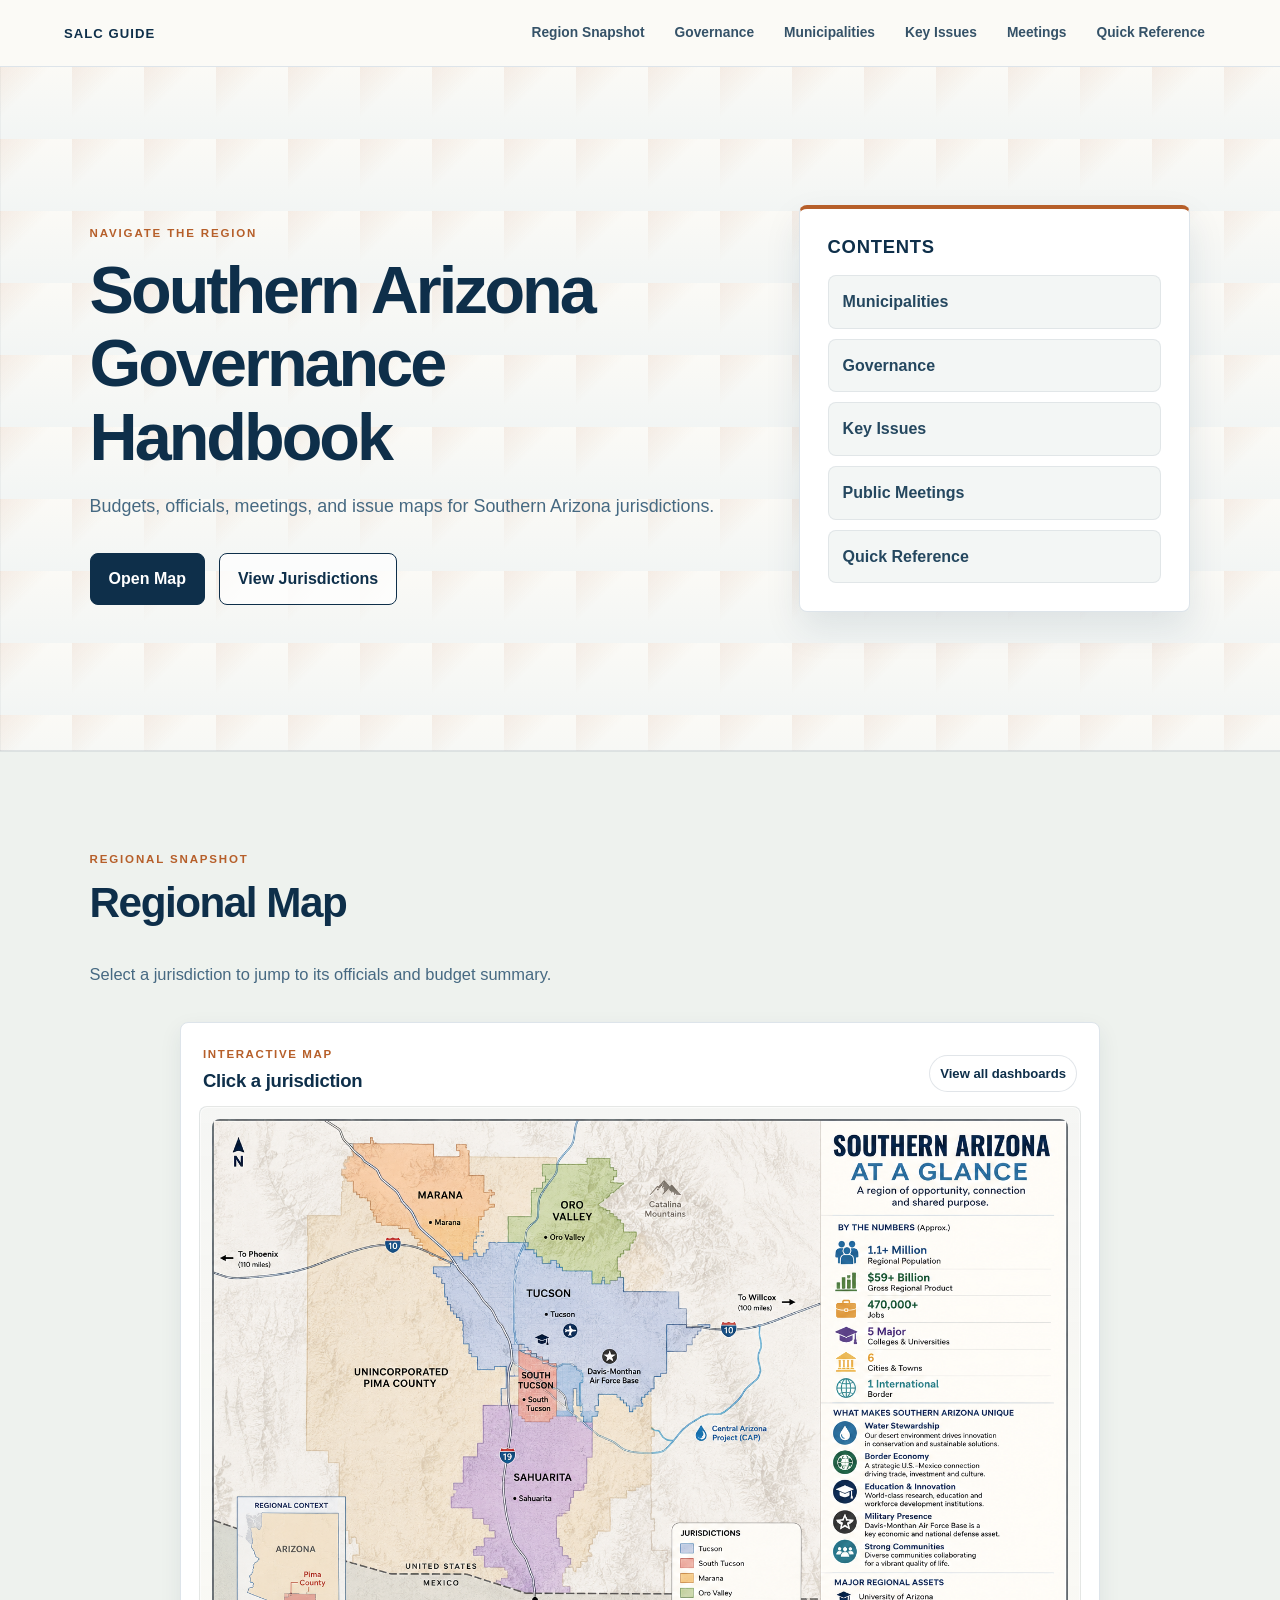
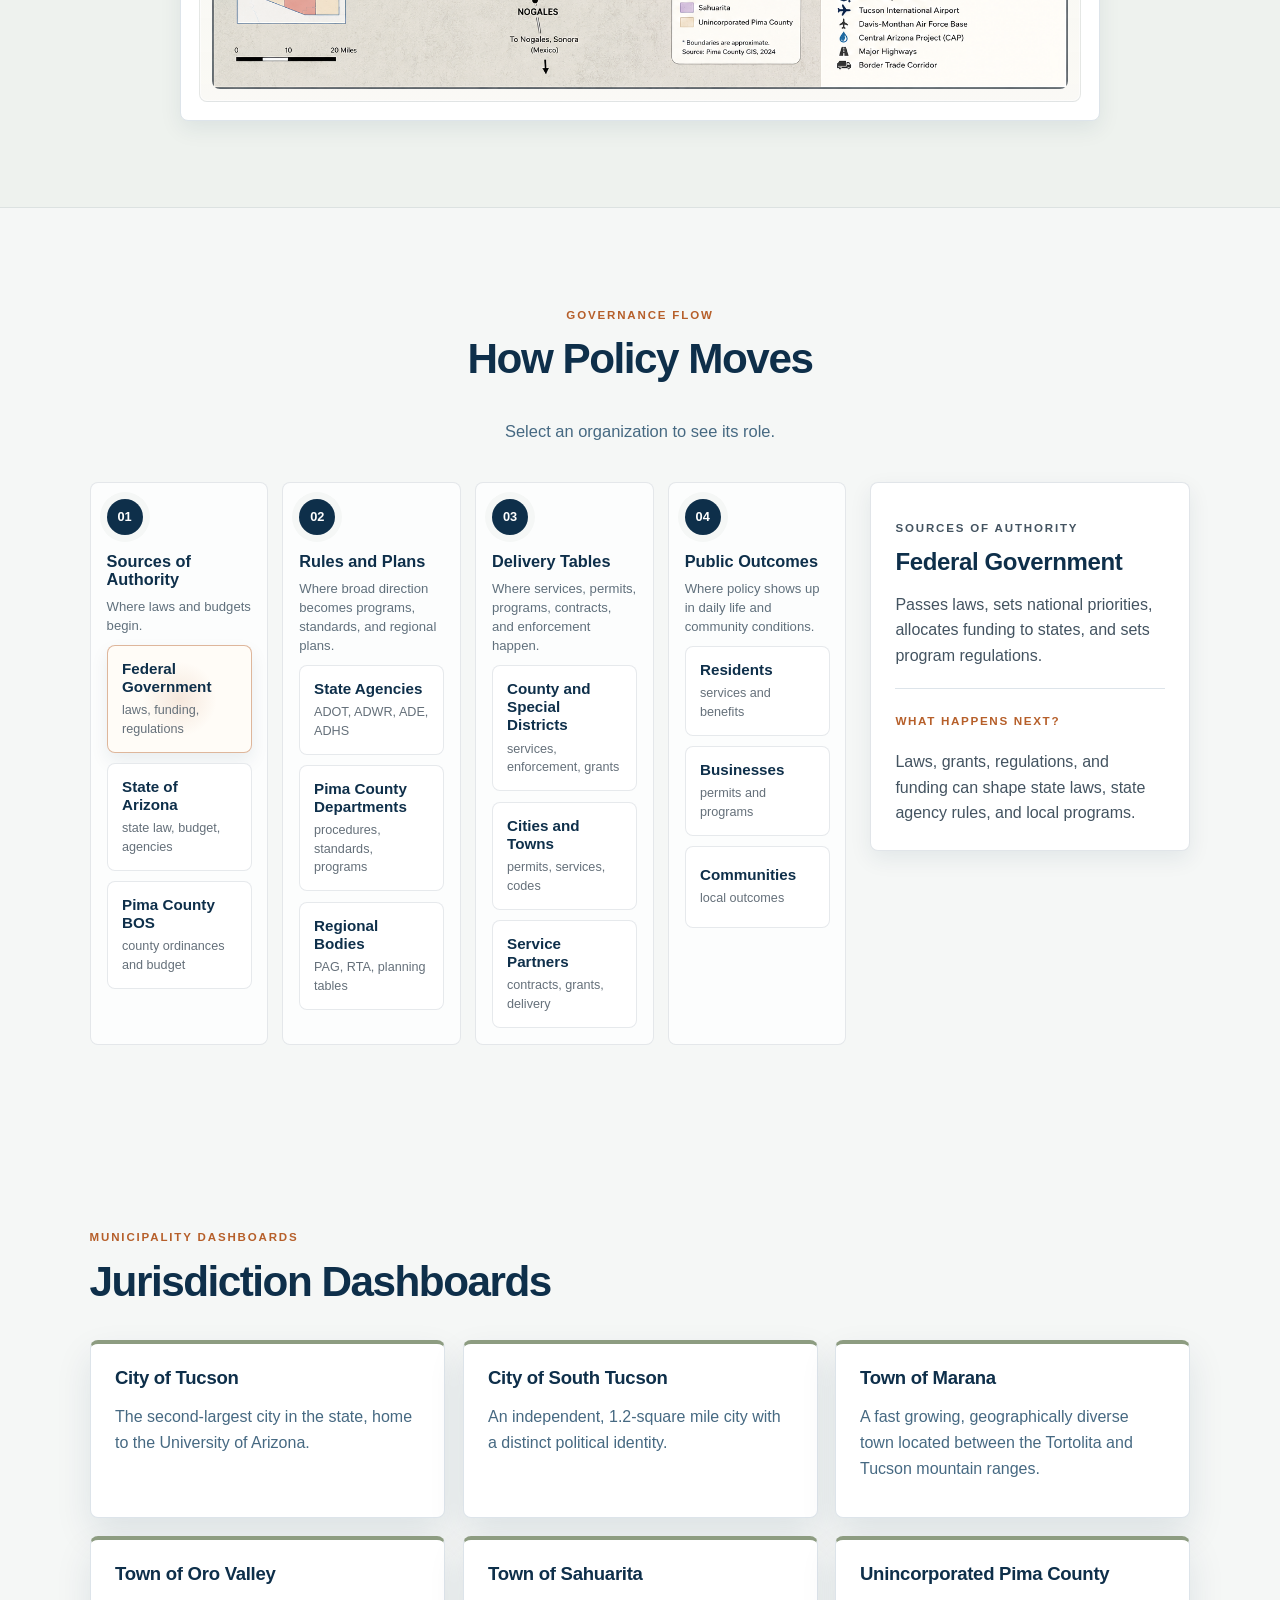
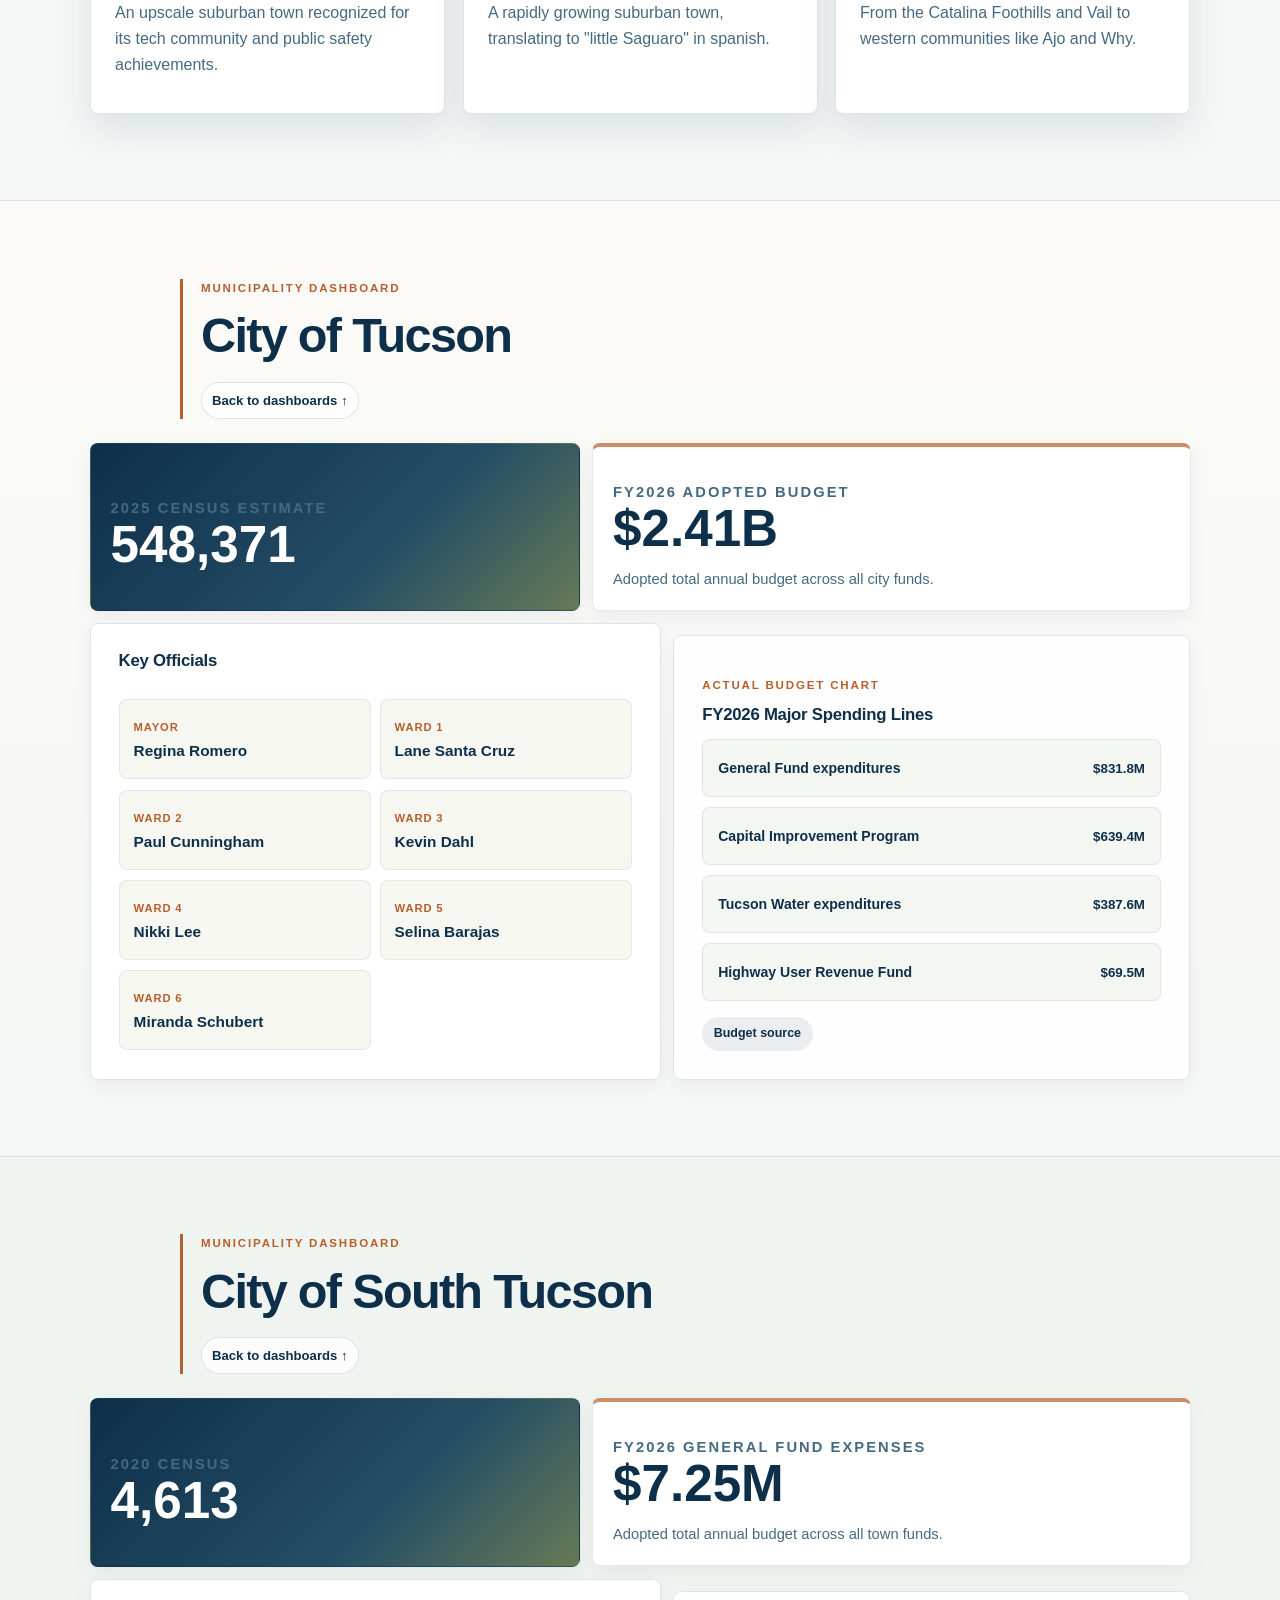
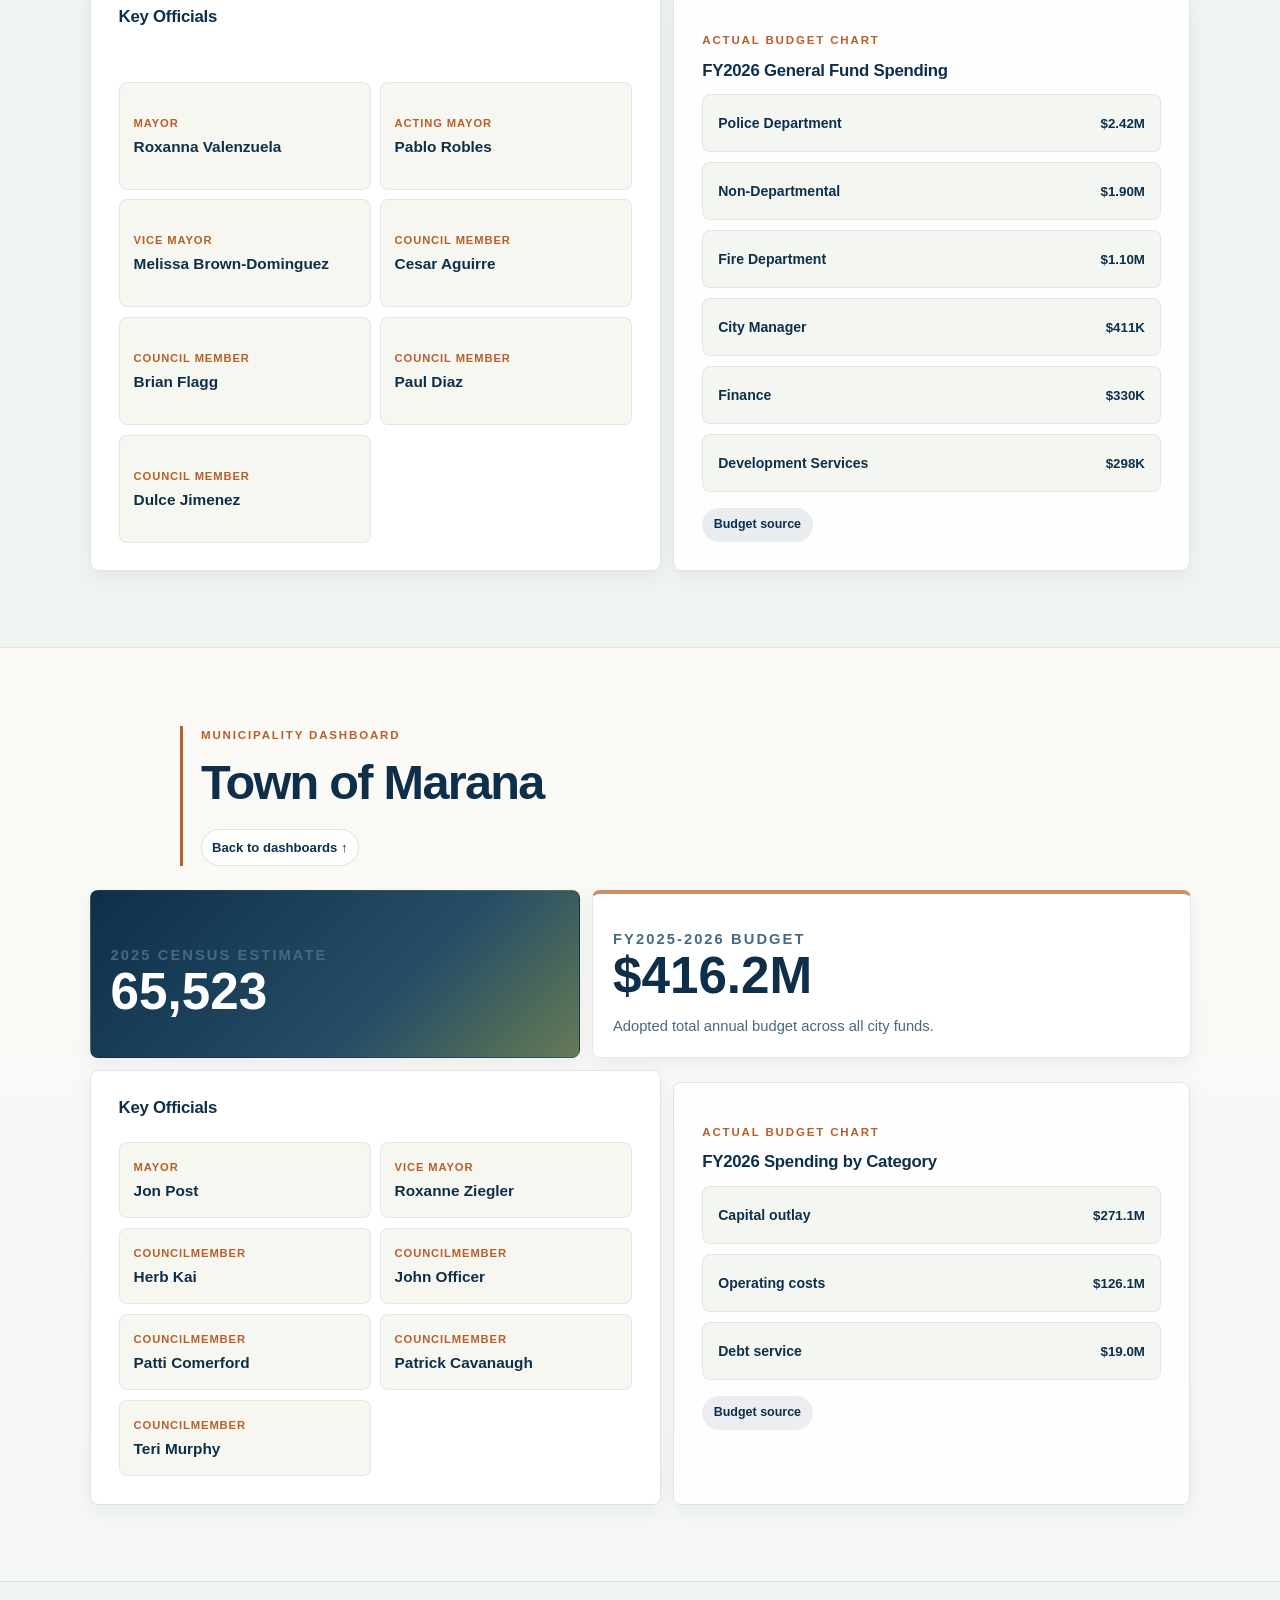
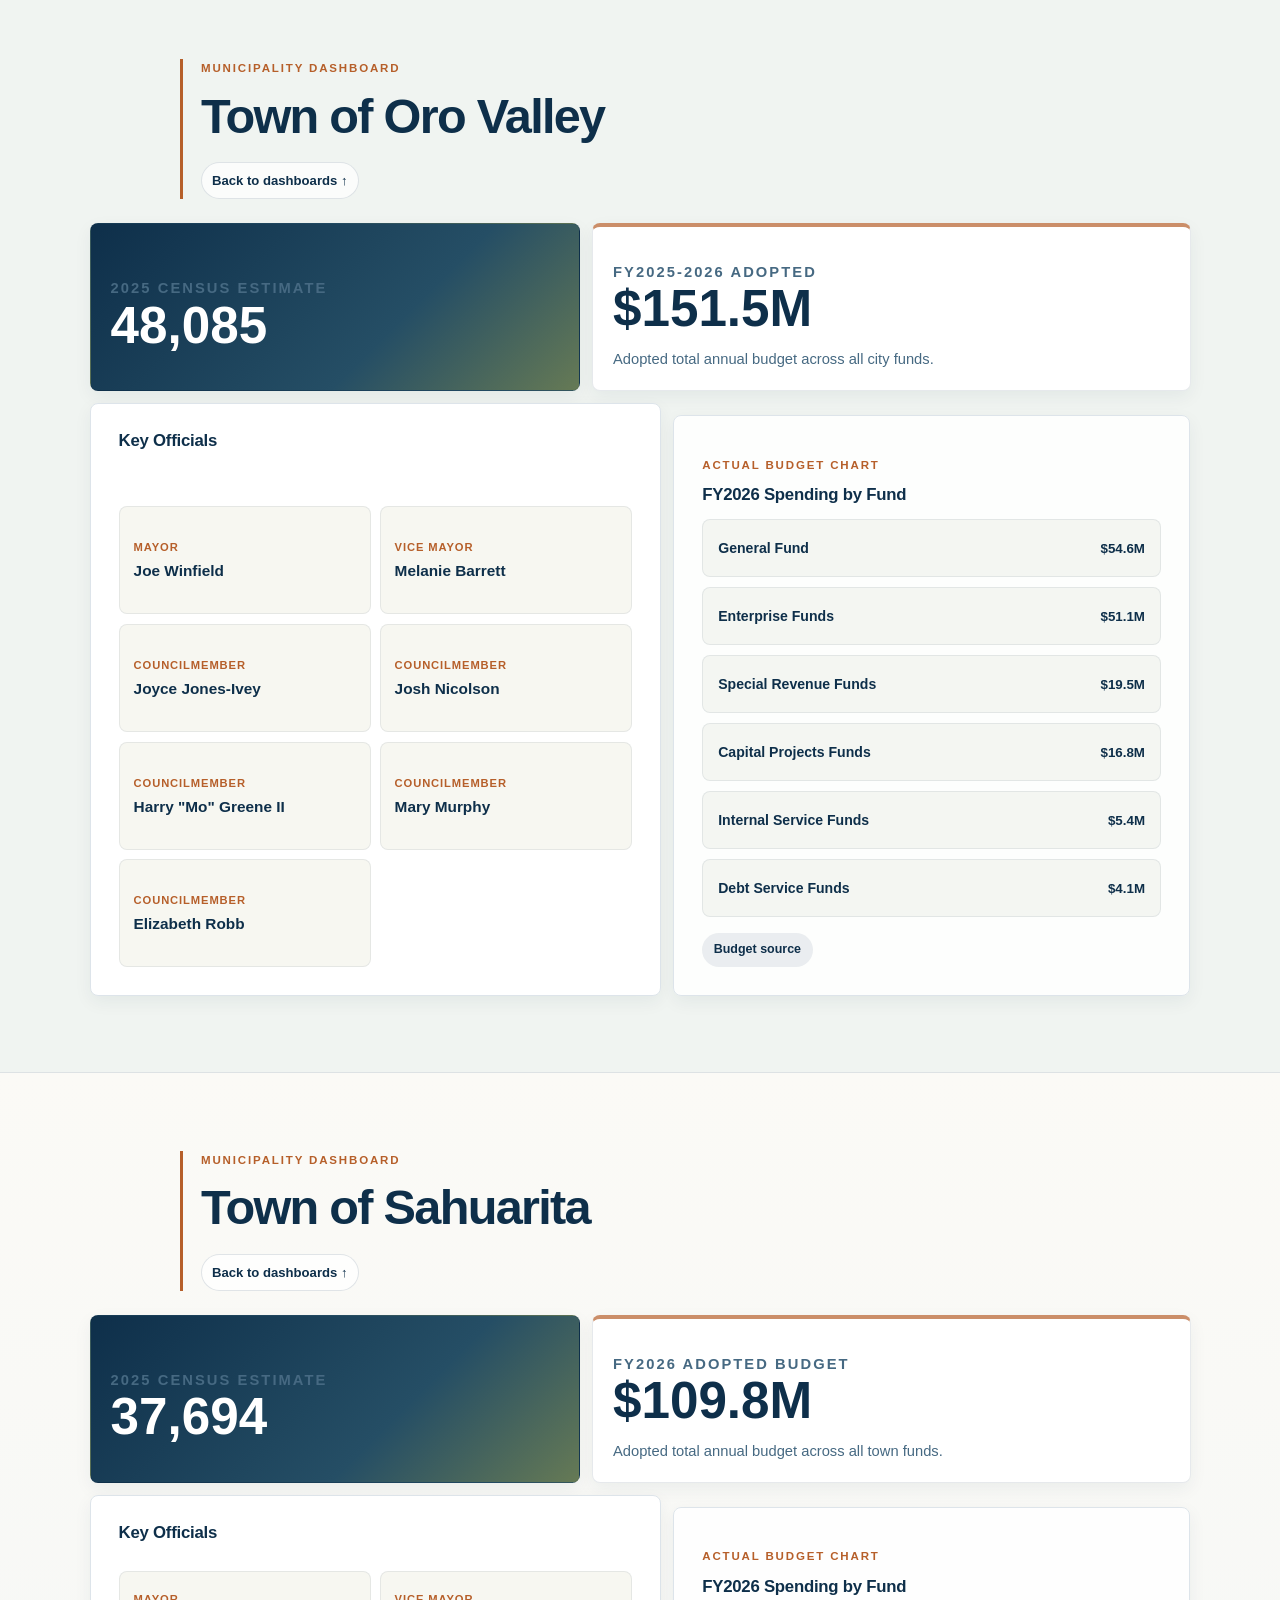
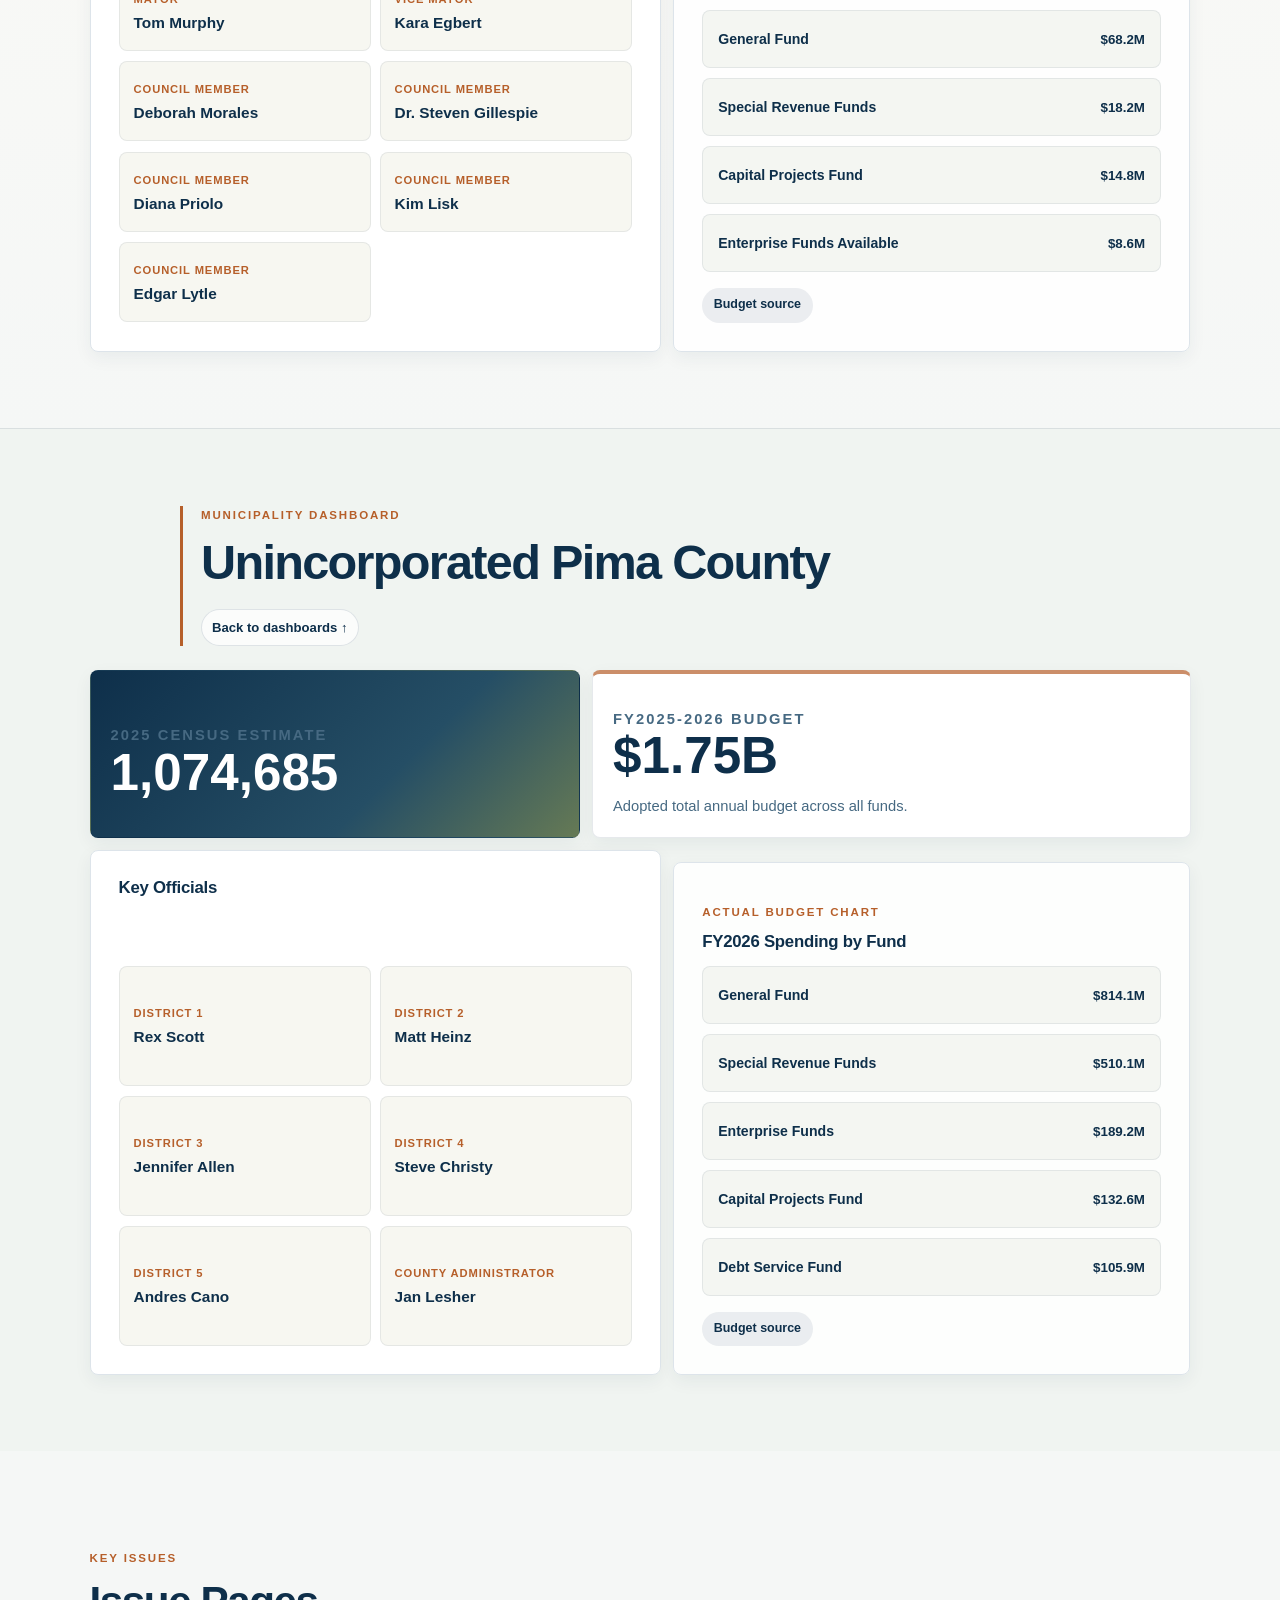
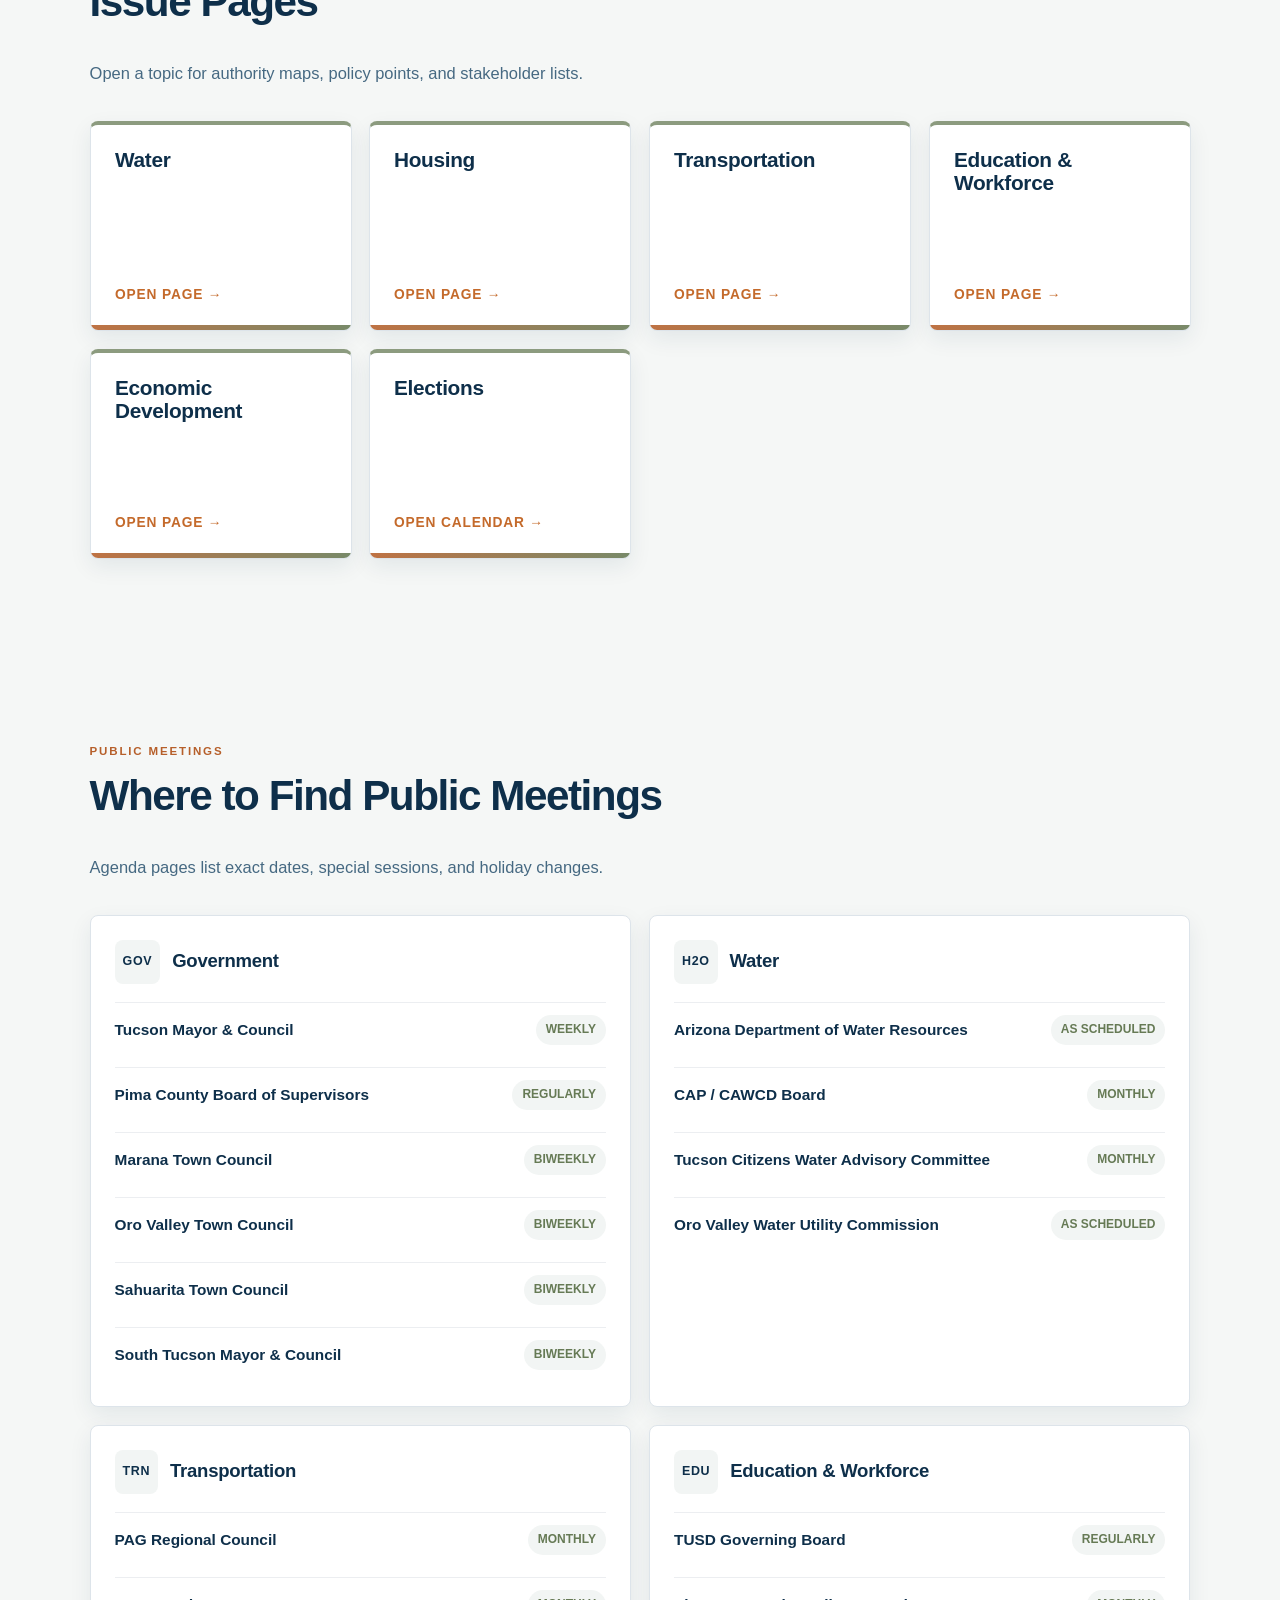
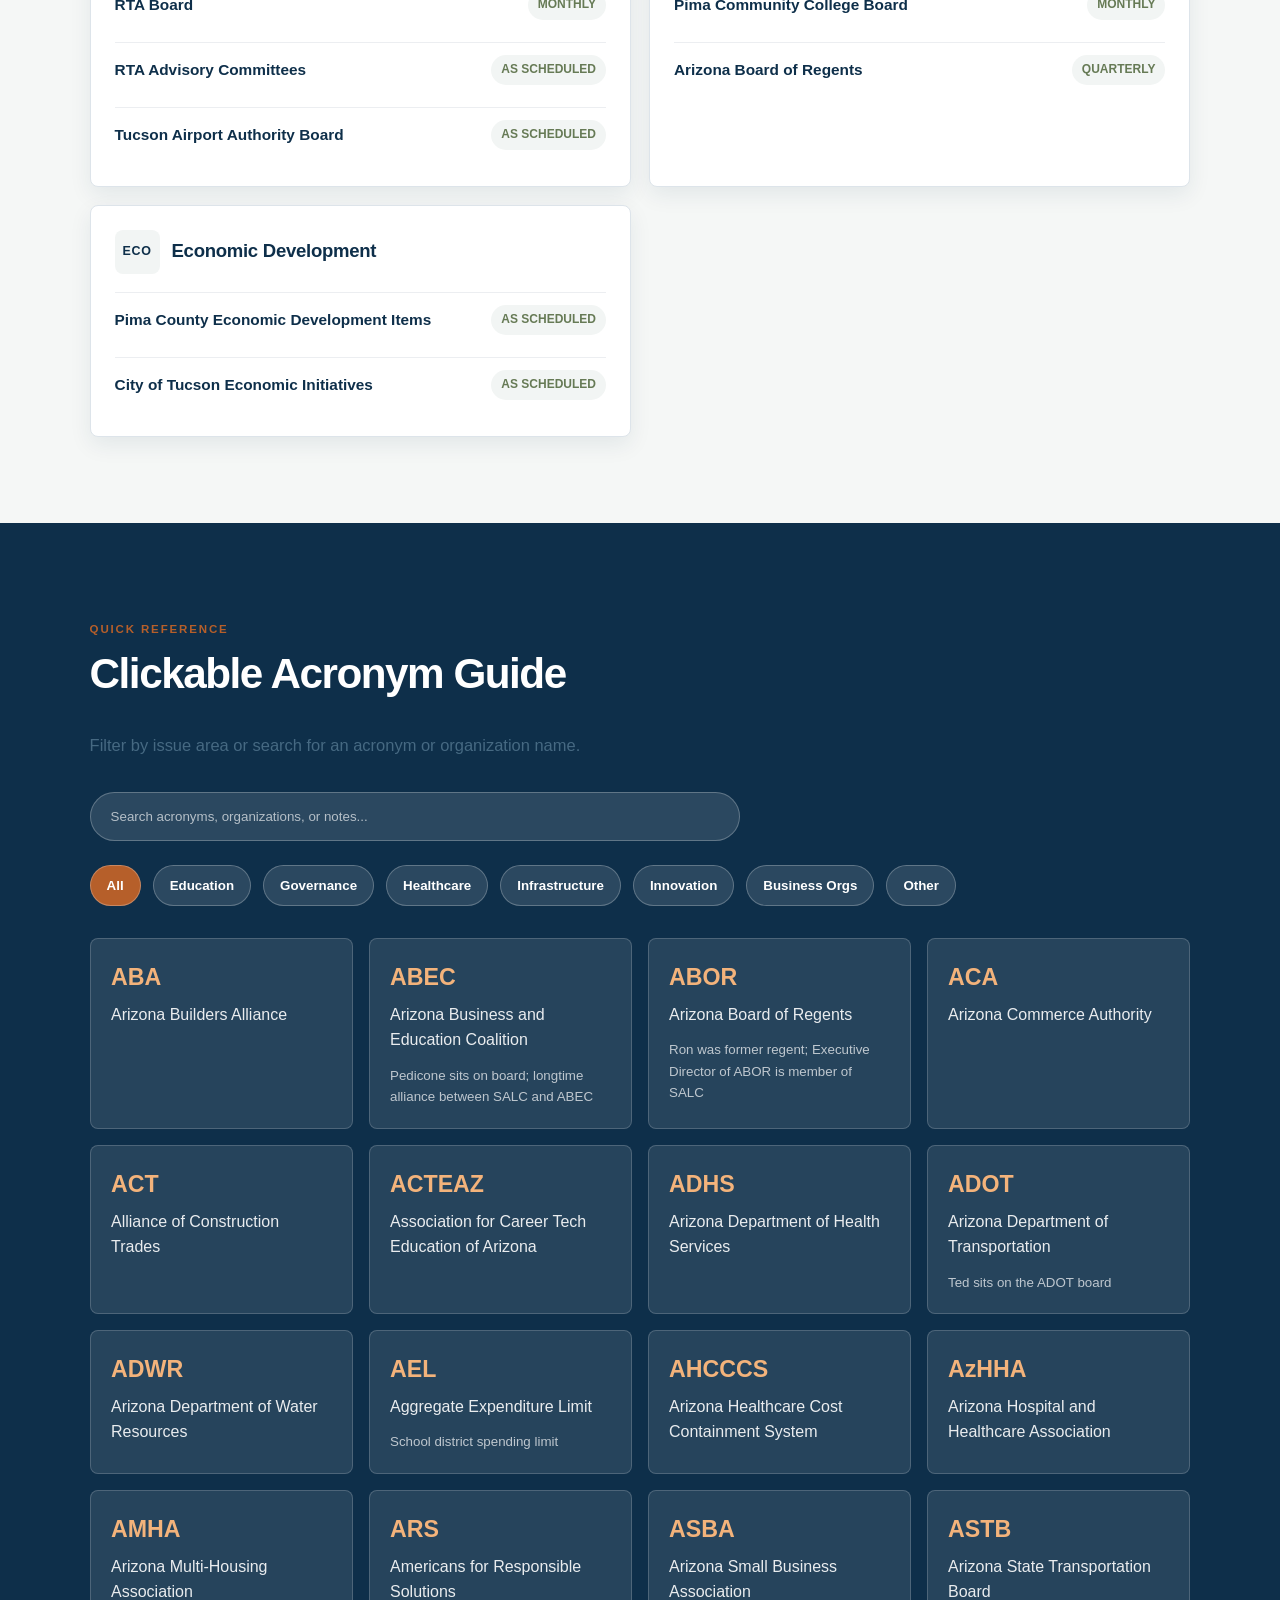
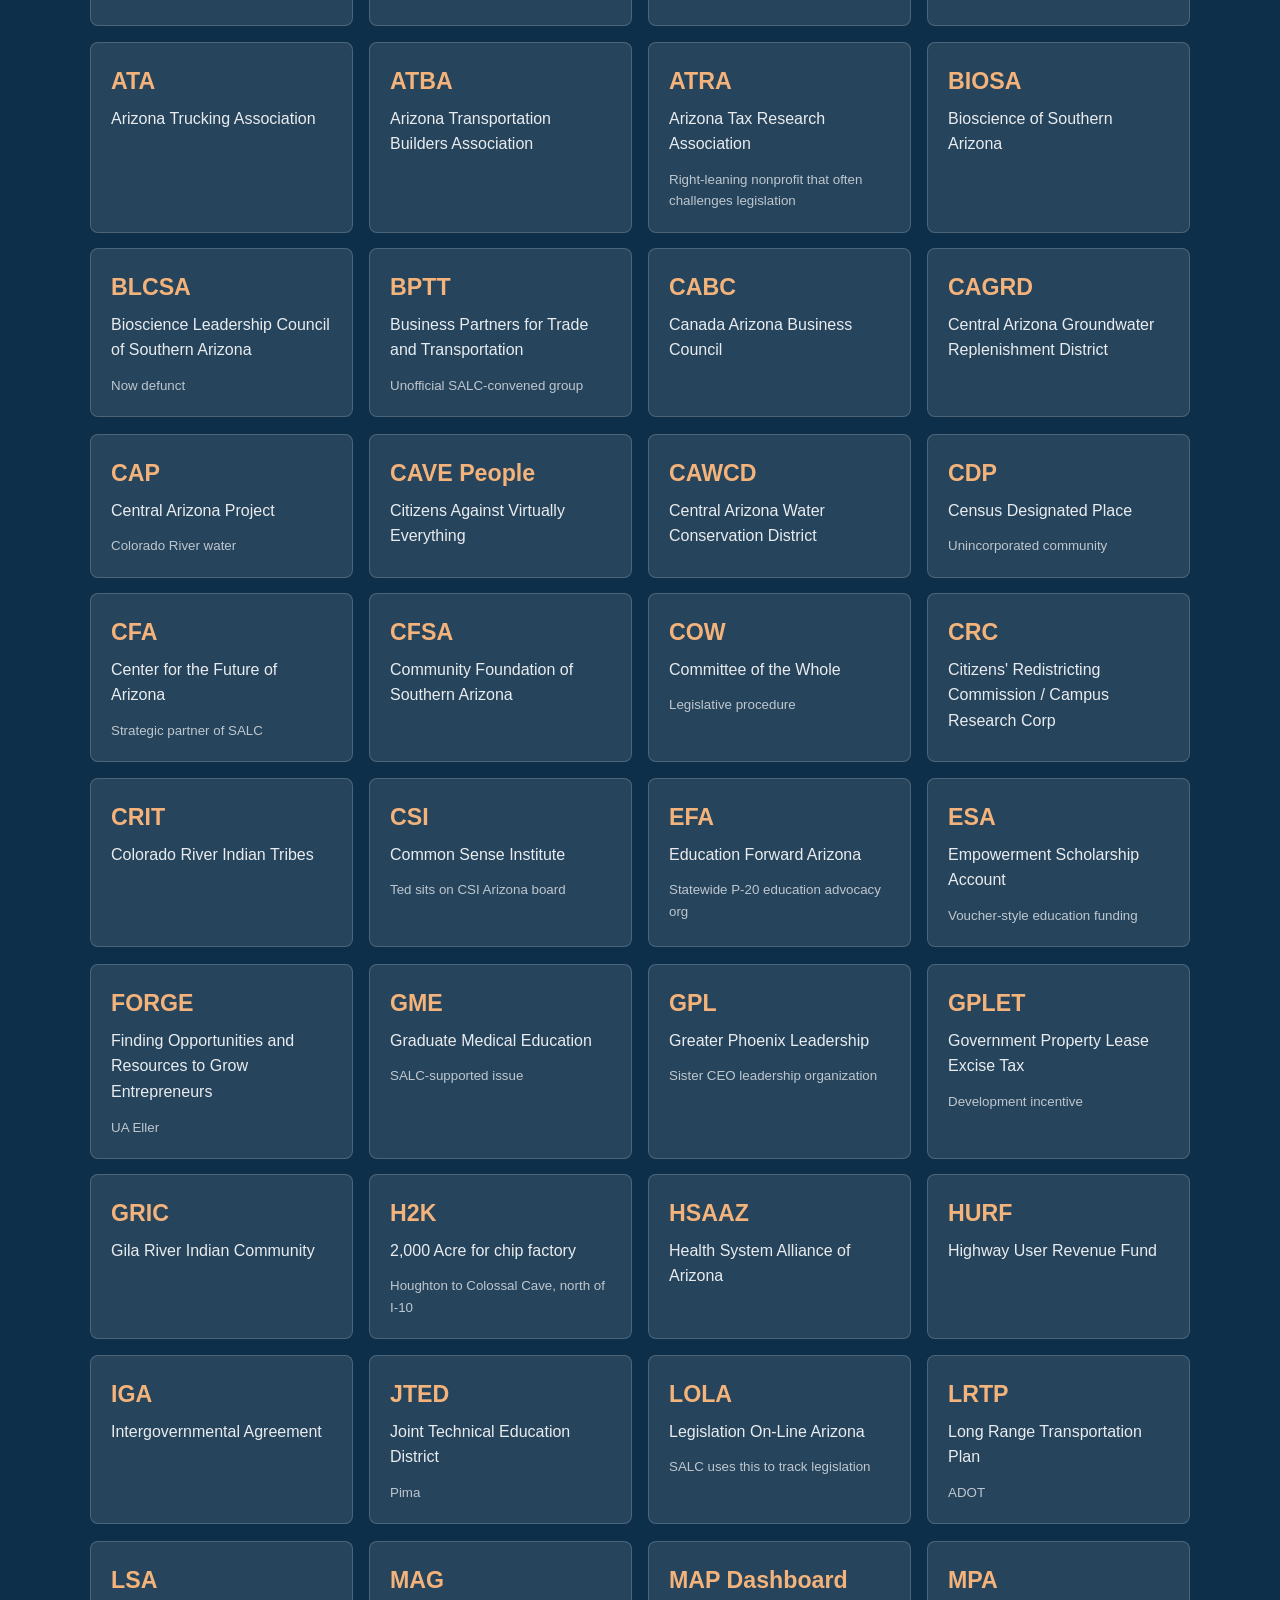
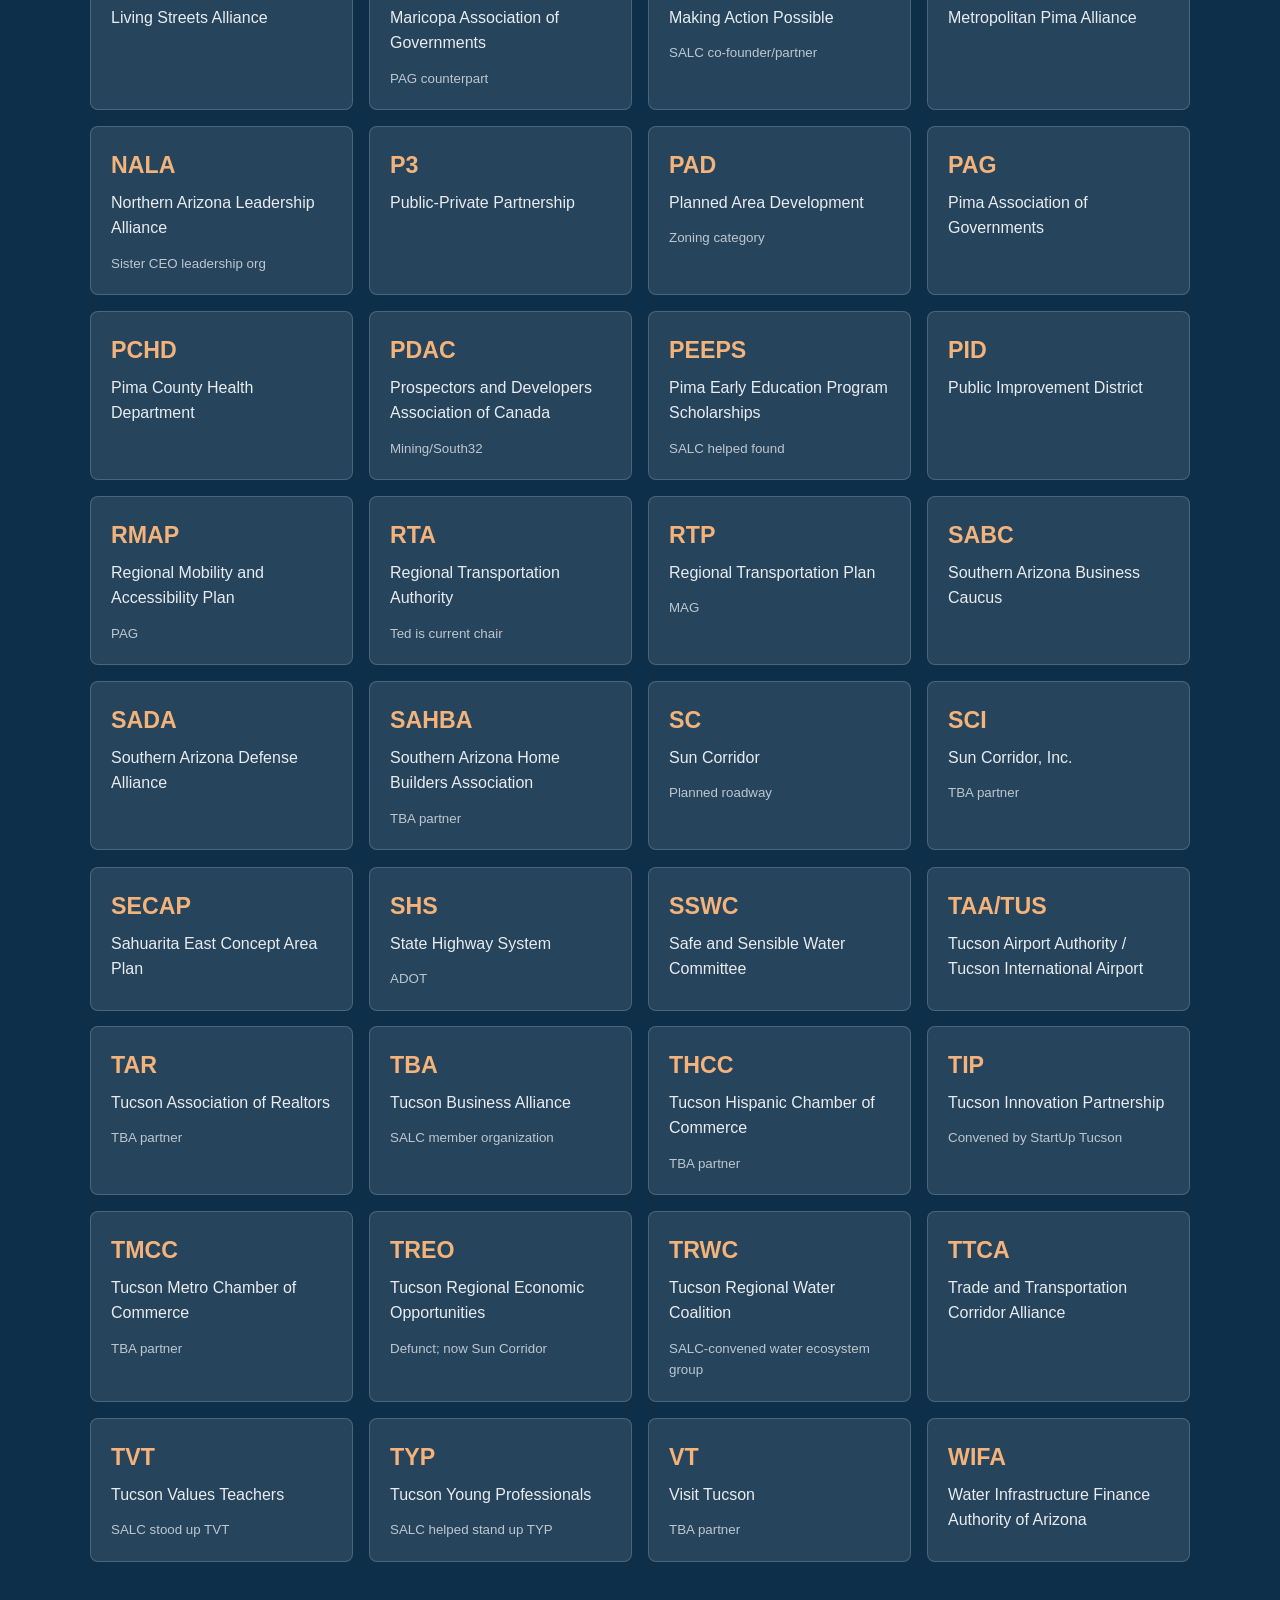
<file: index.html>
<!DOCTYPE html>
<html lang="en">
<head>
  <meta charset="UTF-8" />
  <meta name="viewport" content="width=device-width, initial-scale=1.0" />
  <title>Southern AZ Regional Governance Guide</title>
  <link rel="stylesheet" href="styles.css" />
</head>
<body>
  <header class="site-header">
    <a class="logo" href="#home">SALC Guide</a>
    <button class="menu-toggle" aria-label="Toggle navigation">☰</button>
    <nav class="nav-links">
      <a href="#snapshot">Region Snapshot</a>
      <a href="#governance">Governance</a>
      <a href="#municipalities">Municipalities</a>
      <a href="#key-issues">Key Issues</a>
      <a href="#meetings">Meetings</a>
      <a href="#quick-reference">Quick Reference</a>
    </nav>
  </header>

  <main>
    <section id="home" class="hero section">
      <div class="hero-copy">
        <p class="eyebrow">Navigate the Region</p>
        <h1>Southern Arizona Governance Handbook</h1>
        <p class="hero-text">Budgets, officials, meetings, and issue maps for Southern Arizona jurisdictions.</p>
        <div class="button-row">
          <a class="button primary" href="#snapshot">Open Map</a>
          <a class="button secondary" href="#municipalities">View Jurisdictions</a>
        </div>
      </div>
      <div class="hero-card">
        <h2>Contents</h2>
        <a href="#municipalities"> Municipalities</a>
        <a href="#governance">Governance</a>
        <a href="#key-issues"> Key Issues</a>
        <a href="#meetings"> Public Meetings</a>
        <a href="#quick-reference"> Quick Reference</a>
      </div>
    </section>

    <section id="snapshot" class="section light-section">
      <div class="section-heading">
        <p class="eyebrow">Regional Snapshot</p>
        <h2>Regional Map</h2>
        <p>Select a jurisdiction to jump to its officials and budget summary.</p>
      </div>

      <div class="regional-snapshot-panel">
        <div class="map-panel">
          <div class="map-panel-header">
            <div>
              <span class="transport-kicker">Interactive Map</span>
              <h3>Click a jurisdiction</h3>
            </div>
            <a class="small-link" href="#municipalities">View all dashboards</a>
          </div>

          <div class="clickable-map">
            <img src="images/regional-map.png" alt="Southern Arizona Map">

            <a href="#tucson" class="map-zone tucson" aria-label="View Tucson dashboard"></a>
            <a href="#south-tucson" class="map-zone south-tucson" aria-label="View South Tucson dashboard"></a>
            <a href="#marana" class="map-zone marana" aria-label="View Marana dashboard"></a>
            <a href="#oro-valley" class="map-zone oro-valley" aria-label="View Oro Valley dashboard"></a>
            <a href="#sahuarita" class="map-zone sahuarita" aria-label="View Sahuarita dashboard"></a>
            <a href="#pima-county" class="map-zone pima-county" aria-label="View Pima County dashboard"></a>
          </div>
        </div>
      </div>
    </section>
    
    <section id="governance" class="section governance-section">
      <div class="section-heading centered">
        <p class="eyebrow">Governance Flow</p>
        <h2>How Policy Moves</h2>
        <p>Select an organization to see its role.</p>
      </div>

      <div class="governance-layout">
        <div class="governance-flow-board" aria-label="Interactive Southern Arizona policy flow">
          <section class="governance-stage setting-row">
            <div class="stage-heading">
              <span>01</span>
              <h3>Sources of Authority</h3>
              <p>Where laws and budgets begin.</p>
            </div>
            <button class="governance-node" type="button" data-stage="Sources of Authority" data-title="Federal Government" data-detail="Passes laws, sets national priorities, allocates funding to states, and sets program regulations." data-moves="Laws, grants, regulations, and funding can shape state laws, state agency rules, and local programs.">
              <strong>Federal Government</strong>
              <small>laws, funding, regulations</small>
            </button>
            <button class="governance-node" type="button" data-stage="Sources of Authority" data-title="State of Arizona" data-detail="Creates state laws, sets statewide policy, appropriates funding, and oversees state agencies." data-moves="State laws, budget authority, and program rules can shape county, city, agency, and regional decisions.">
              <strong>State of Arizona</strong>
              <small>state law, budget, agencies</small>
            </button>
            <button class="governance-node" type="button" data-stage="Sources of Authority" data-title="Pima County Board of Supervisors" data-detail="Adopts county ordinances, sets county priorities, approves the county budget, and provides local funding." data-moves="County policy can shape county departments, regional coordination, special districts, and service contracts.">
              <strong>Pima County BOS</strong>
              <small>county ordinances and budget</small>
            </button>
          </section>

          <section class="governance-stage development-row">
            <div class="stage-heading">
              <span>02</span>
              <h3>Rules and Plans</h3>
              <p>Where broad direction becomes programs, standards, and regional plans.</p>
            </div>
            <button class="governance-node" type="button" data-stage="Rules and Plans" data-title="State Agencies" data-detail="Develop rules and regulations, administer state programs, provide guidance to local governments, and monitor compliance." data-moves="Rules, guidance, and funding can affect local procedures, permits, programs, and service delivery.">
              <strong>State Agencies</strong>
              <small>ADOT, ADWR, ADE, ADHS</small>
            </button>
            <button class="governance-node" type="button" data-stage="Rules and Plans" data-title="Pima County Departments" data-detail="Develop local policies, set procedures and standards, plan programs and services, and allocate county resources." data-moves="County procedures, contracts, grants, permits, and service plans can guide implementation.">
              <strong>Pima County Departments</strong>
              <small>procedures, standards, programs</small>
            </button>
            <button class="governance-node" type="button" data-stage="Rules and Plans" data-title="Regional Bodies" data-detail="Coordinate across jurisdictions, develop regional plans, align local priorities, and share data." data-moves="Regional plans and funding recommendations can inform city, town, county, transportation, and special district decisions.">
              <strong>Regional Bodies</strong>
              <small>PAG, RTA, planning tables</small>
            </button>
          </section>

          <section class="governance-stage implementation-row">
            <div class="stage-heading">
              <span>03</span>
              <h3>Delivery Tables</h3>
              <p>Where services, permits, programs, contracts, and enforcement happen.</p>
            </div>
            <button class="governance-node" type="button" data-stage="Delivery Tables" data-title="County and Special District Entities" data-detail="Implement policies and programs, provide services, enforce local regulations, and manage grants and funding." data-moves="Service delivery, enforcement, infrastructure work, and grants affect residents, businesses, and communities.">
              <strong>County and Special Districts</strong>
              <small>services, enforcement, grants</small>
            </button>
            <button class="governance-node" type="button" data-stage="Delivery Tables" data-title="Cities and Towns" data-detail="Adopt local ordinances, implement local services, enforce codes, issue permits, and engage residents and businesses." data-moves="Local ordinances, permits, services, infrastructure, and inspections reach residents, businesses, and neighborhoods.">
              <strong>Cities and Towns</strong>
              <small>permits, services, codes</small>
            </button>
            <button class="governance-node" type="button" data-stage="Delivery Tables" data-title="Nonprofits and Service Partners" data-detail="Deliver programs and services, meet contract or grant requirements, report outcomes, and serve the community." data-moves="Programs, services, reports, and community outcomes can inform funders and public agencies.">
              <strong>Service Partners</strong>
              <small>contracts, grants, delivery</small>
            </button>
          </section>

          <section class="governance-stage recipient-row">
            <div class="stage-heading">
              <span>04</span>
              <h3>Public Outcomes</h3>
              <p>Where policy shows up in daily life and community conditions.</p>
            </div>
            <button class="governance-node recipient-node" type="button" data-stage="Public Outcomes" data-title="Residents" data-detail="Receive public services, permits, benefits, infrastructure, emergency response, and local protections." data-moves="Residents participate through elections, public meetings, service requests, applications, and public comment.">
              <strong>Residents</strong>
              <small>services and benefits</small>
            </button>
            <button class="governance-node recipient-node" type="button" data-stage="Public Outcomes" data-title="Businesses" data-detail="Follow regulations and receive permits, infrastructure, workforce programs, inspections, and economic development services." data-moves="Businesses interact through permit applications, compliance, contracts, site selection, and public-private projects.">
              <strong>Businesses</strong>
              <small>permits and programs</small>
            </button>
            <button class="governance-node recipient-node" type="button" data-stage="Public Outcomes" data-title="Communities" data-detail="See outcomes in safety, infrastructure, health, housing, transportation, education, water, and economic opportunity." data-moves="Community conditions can show where policy is working, stalled, underfunded, or ready for revision.">
              <strong>Communities</strong>
              <small>local outcomes</small>
            </button>
          </section>
        </div>

        <aside class="governance-detail-panel" aria-live="polite">
          <p class="eyebrow" id="governanceDetailStage">Sources of Authority</p>
          <h3 id="governanceDetailTitle">Federal Government</h3>
          <p id="governanceDetailText">Passes laws, sets national priorities, allocates funding to states, and sets program regulations.</p>
          <div class="governance-next-step">
            <span>what happens next?</span>
            <p id="governanceDetailMoves">Laws, grants, regulations, and funding move to the State of Arizona and state agencies.</p>
          </div>
        </aside>
      </div>
    </section>
    
    <section id="municipalities" class="section">
      <div class="section-heading">
        <p class="eyebrow">Municipality Dashboards</p>
        <h2>Jurisdiction Dashboards</h2>
      </div>
      <div class="card-grid">
        <a class="dashboard-card" href="#tucson"><h3>City of Tucson</h3><p>The second-largest city in the state, home to the University of Arizona.</p></a>
        <a class="dashboard-card" href="#south-tucson"><h3>City of South Tucson</h3><p>An independent, 1.2-square mile city with a distinct political identity.</p></a>
        <a class="dashboard-card" href="#marana"><h3>Town of Marana</h3><p>A fast growing, geographically diverse town located between the Tortolita and Tucson mountain ranges.</p></a>
        <a class="dashboard-card" href="#oro-valley"><h3>Town of Oro Valley</h3><p>An upscale suburban town recognized for its tech community and public safety achievements.</p></a>
        <a class="dashboard-card" href="#sahuarita"><h3>Town of Sahuarita</h3><p>A rapidly growing suburban town, translating to "little Saguaro" in spanish.</p></a>
        <a class="dashboard-card" href="#pima-county"><h3>Unincorporated Pima County</h3><p>From the Catalina Foothills and Vail to western communities like Ajo and Why.</p></a>
      </div>
    </section>

  <section id="tucson" class="section dashboard-section">
    <div class="dashboard-hero">
      <p class="eyebrow">Municipality Dashboard</p>
      <h2>City of Tucson</h2>
      <a class="small-link" href="#municipalities">Back to dashboards ↑</a>
    </div>

    <div class="dashboard-layout">
      <div class="profile-card population-card">
        <p class="card-label">2025 Census Estimate</p>
        <div class="big-number">548,371</div>
      </div>
      <div class="profile-card budget-summary-card">
        <p class="card-label">FY2026 Adopted Budget</p>
        <div class="big-number">$2.41B</div>
        <p>Adopted total annual budget across all city funds.</p>
      </div>
    </div>

    <div class="dashboard-lower">
      <div class="panel officials-panel">
        <h3>Key Officials</h3>
        <a class="official-chip" href="https://www.tucsonaz.gov/Government/Mayor-Council-and-City-Manager" target="_blank" rel="noopener"><span>Mayor</span><strong>Regina Romero</strong></a>
        <a class="official-chip" href="https://www.tucsonaz.gov/Government/Mayor-Council-and-City-Manager" target="_blank" rel="noopener"><span>Ward 1</span><strong>Lane Santa Cruz</strong></a>
        <a class="official-chip" href="https://www.tucsonaz.gov/Government/Mayor-Council-and-City-Manager" target="_blank" rel="noopener"><span>Ward 2</span><strong>Paul Cunningham</strong></a>
        <a class="official-chip" href="https://www.tucsonaz.gov/Government/Mayor-Council-and-City-Manager" target="_blank" rel="noopener"><span>Ward 3</span><strong>Kevin Dahl</strong></a>
        <a class="official-chip" href="https://www.tucsonaz.gov/Government/Mayor-Council-and-City-Manager" target="_blank" rel="noopener"><span>Ward 4</span><strong>Nikki Lee</strong></a>
        <a class="official-chip" href="https://www.tucsonaz.gov/Government/Mayor-Council-and-City-Manager" target="_blank" rel="noopener"><span>Ward 5</span><strong>Selina Barajas</strong></a>
        <a class="official-chip" href="https://www.tucsonaz.gov/Government/Mayor-Council-and-City-Manager" target="_blank" rel="noopener"><span>Ward 6</span><strong>Miranda Schubert</strong></a>
      </div>

      <div class="panel budget-detail">
        <p class="eyebrow">Actual Budget Chart</p>
        <h3>FY2026 Major Spending Lines</h3>
        <div class="budget-bars">
          <button class="budget-bar" style="--bar-width:100%"><span>General Fund expenditures</span><strong>$831.8M</strong></button>
          <button class="budget-bar" style="--bar-width:77%"><span>Capital Improvement Program</span><strong>$639.4M</strong></button>
          <button class="budget-bar" style="--bar-width:47%"><span>Tucson Water expenditures</span><strong>$387.6M</strong></button>
          <button class="budget-bar" style="--bar-width:8%"><span>Highway User Revenue Fund</span><strong>$69.5M</strong></button>
        </div>
        <div class="dashboard-source-row">
          <a href="https://www.tucsonaz.gov/files/sharedassets/public/v/1/bsd/documents/finance-documents/fy26-budget-book/3.2-budget-highlights.pdf" target="_blank" rel="noopener">Budget source</a>
        </div>
      </div>
    </div>
  </section>

  <section id="south-tucson" class="section dashboard-section">
    <div class="dashboard-hero">
      <p class="eyebrow">Municipality Dashboard</p>
      <h2>City of South Tucson</h2>
      <a class="small-link" href="#municipalities">Back to dashboards ↑</a>
    </div>

    <div class="dashboard-layout">
      <div class="profile-card population-card">
        <p class="card-label">2020 Census</p>
        <div class="big-number">4,613</div>
      </div>
      <div class="profile-card budget-summary-card">
        <p class="card-label">FY2026 General Fund Expenses</p>
        <div class="big-number">$7.25M</div>
        <p>Adopted total annual budget across all town funds.</p>
      </div>
    </div>

    <div class="dashboard-lower">
      <div class="panel officials-panel">
        <h3>Key Officials</h3>
        <a class="official-chip" href="https://www.southtucsonaz.gov/citycouncil" target="_blank" rel="noopener"><span>Mayor</span><strong>Roxanna Valenzuela</strong></a>
        <a class="official-chip" href="https://www.southtucsonaz.gov/citycouncil" target="_blank" rel="noopener"><span>Acting Mayor</span><strong>Pablo Robles</strong></a>
        <a class="official-chip" href="https://www.southtucsonaz.gov/citycouncil" target="_blank" rel="noopener"><span>Vice Mayor</span><strong>Melissa Brown-Dominguez</strong></a>
        <a class="official-chip" href="https://www.southtucsonaz.gov/citycouncil" target="_blank" rel="noopener"><span>Council Member</span><strong>Cesar Aguirre</strong></a>
        <a class="official-chip" href="https://www.southtucsonaz.gov/citycouncil" target="_blank" rel="noopener"><span>Council Member</span><strong>Brian Flagg</strong></a>
        <a class="official-chip" href="https://www.southtucsonaz.gov/citycouncil" target="_blank" rel="noopener"><span>Council Member</span><strong>Paul Diaz</strong></a>
        <a class="official-chip" href="https://www.southtucsonaz.gov/citycouncil" target="_blank" rel="noopener"><span>Council Member</span><strong>Dulce Jimenez</strong></a>
      </div>

      <div class="panel budget-detail">
        <p class="eyebrow">Actual Budget Chart</p>
        <h3>FY2026 General Fund Spending</h3>
        <div class="budget-bars">
          <button class="budget-bar" style="--bar-width:100%"><span>Police Department</span><strong>$2.42M</strong></button>
          <button class="budget-bar" style="--bar-width:79%"><span>Non-Departmental</span><strong>$1.90M</strong></button>
          <button class="budget-bar" style="--bar-width:46%"><span>Fire Department</span><strong>$1.10M</strong></button>
          <button class="budget-bar" style="--bar-width:17%"><span>City Manager</span><strong>$411K</strong></button>
          <button class="budget-bar" style="--bar-width:14%"><span>Finance</span><strong>$330K</strong></button>
          <button class="budget-bar" style="--bar-width:12%"><span>Development Services</span><strong>$298K</strong></button>
        </div>
        <div class="dashboard-source-row">
          <a href="https://www.southtucsonaz.gov/finance/page/annual-budget" target="_blank" rel="noopener">Budget source</a>
        </div>
      </div>
    </div>
  </section>

  <section id="marana" class="section dashboard-section">
    <div class="dashboard-hero">
      <p class="eyebrow">Municipality Dashboard</p>
      <h2>Town of Marana</h2>
      <a class="small-link" href="#municipalities">Back to dashboards ↑</a>
    </div>

    <div class="dashboard-layout">
      <div class="profile-card population-card">
        <p class="card-label">2025 Census Estimate</p>
        <div class="big-number">65,523</div>
      </div>
      <div class="profile-card budget-summary-card">
        <p class="card-label">FY2025-2026 Budget</p>
        <div class="big-number">$416.2M</div>
        <p>Adopted total annual budget across all city funds.</p>
      </div>
    </div>

    <div class="dashboard-lower">
      <div class="panel officials-panel">
        <h3>Key Officials</h3>
        <a class="official-chip" href="https://www.maranaaz.gov/Council/Council-Bios" target="_blank" rel="noopener"><span>Mayor</span><strong>Jon Post</strong></a>
        <a class="official-chip" href="https://www.maranaaz.gov/Council/Council-Bios" target="_blank" rel="noopener"><span>Vice Mayor</span><strong>Roxanne Ziegler</strong></a>
        <a class="official-chip" href="https://www.maranaaz.gov/Council/Council-Bios" target="_blank" rel="noopener"><span>Councilmember</span><strong>Herb Kai</strong></a>
        <a class="official-chip" href="https://www.maranaaz.gov/Council/Council-Bios" target="_blank" rel="noopener"><span>Councilmember</span><strong>John Officer</strong></a>
        <a class="official-chip" href="https://www.maranaaz.gov/Council/Council-Bios" target="_blank" rel="noopener"><span>Councilmember</span><strong>Patti Comerford</strong></a>
        <a class="official-chip" href="https://www.maranaaz.gov/Council/Council-Bios" target="_blank" rel="noopener"><span>Councilmember</span><strong>Patrick Cavanaugh</strong></a>
        <a class="official-chip" href="https://www.maranaaz.gov/Council/Council-Bios" target="_blank" rel="noopener"><span>Councilmember</span><strong>Teri Murphy</strong></a>
      </div>

      <div class="panel budget-detail">
        <p class="eyebrow">Actual Budget Chart</p>
        <h3>FY2026 Spending by Category</h3>
        <div class="budget-bars">
          <button class="budget-bar" style="--bar-width:100%"><span>Capital outlay</span><strong>$271.1M</strong></button>
          <button class="budget-bar" style="--bar-width:47%"><span>Operating costs</span><strong>$126.1M</strong></button>
          <button class="budget-bar" style="--bar-width:7%"><span>Debt service</span><strong>$19.0M</strong></button>
        </div>
        <div class="dashboard-source-row">
          <a href="https://www.maranaaz.gov/files/assets/cityofmarana/v/2/finance/documents/town-of-marana-fy-2026-budget-book.pdf" target="_blank" rel="noopener">Budget source</a>
        </div>
      </div>
    </div>
  </section>

  <section id="oro-valley" class="section dashboard-section">
    <div class="dashboard-hero">
      <p class="eyebrow">Municipality Dashboard</p>
      <h2>Town of Oro Valley</h2>
      <a class="small-link" href="#municipalities">Back to dashboards ↑</a>
    </div>

    <div class="dashboard-layout">
      <div class="profile-card population-card">
        <p class="card-label">2025 Census Estimate</p>
        <div class="big-number">48,085</div>
      </div>
      <div class="profile-card budget-summary-card">
        <p class="card-label">FY2025-2026 Adopted</p>
        <div class="big-number">$151.5M</div>
        <p>Adopted total annual budget across all city funds.</p>
      </div>
    </div>

    <div class="dashboard-lower">
      <div class="panel officials-panel">
        <h3>Key Officials</h3>
        <a class="official-chip" href="https://www.orovalleyaz.gov/Government/Departments/Mayor-and-Council/Elected-Officials" target="_blank" rel="noopener"><span>Mayor</span><strong>Joe Winfield</strong></a>
        <a class="official-chip" href="https://www.orovalleyaz.gov/Government/Departments/Mayor-and-Council/Elected-Officials" target="_blank" rel="noopener"><span>Vice Mayor</span><strong>Melanie Barrett</strong></a>
        <a class="official-chip" href="https://www.orovalleyaz.gov/Government/Departments/Mayor-and-Council/Elected-Officials" target="_blank" rel="noopener"><span>Councilmember</span><strong>Joyce Jones-Ivey</strong></a>
        <a class="official-chip" href="https://www.orovalleyaz.gov/Government/Departments/Mayor-and-Council/Elected-Officials" target="_blank" rel="noopener"><span>Councilmember</span><strong>Josh Nicolson</strong></a>
        <a class="official-chip" href="https://www.orovalleyaz.gov/Government/Departments/Mayor-and-Council/Elected-Officials" target="_blank" rel="noopener"><span>Councilmember</span><strong>Harry "Mo" Greene II</strong></a>
        <a class="official-chip" href="https://www.orovalleyaz.gov/Government/Departments/Mayor-and-Council/Elected-Officials" target="_blank" rel="noopener"><span>Councilmember</span><strong>Mary Murphy</strong></a>
        <a class="official-chip" href="https://www.orovalleyaz.gov/Government/Departments/Mayor-and-Council/Elected-Officials" target="_blank" rel="noopener"><span>Councilmember</span><strong>Elizabeth Robb</strong></a>
      </div>

      <div class="panel budget-detail">
        <p class="eyebrow">Actual Budget Chart</p>
        <h3>FY2026 Spending by Fund</h3>
        <div class="budget-bars">
          <button class="budget-bar" style="--bar-width:100%"><span>General Fund</span><strong>$54.6M</strong></button>
          <button class="budget-bar" style="--bar-width:94%"><span>Enterprise Funds</span><strong>$51.1M</strong></button>
          <button class="budget-bar" style="--bar-width:36%"><span>Special Revenue Funds</span><strong>$19.5M</strong></button>
          <button class="budget-bar" style="--bar-width:31%"><span>Capital Projects Funds</span><strong>$16.8M</strong></button>
          <button class="budget-bar" style="--bar-width:10%"><span>Internal Service Funds</span><strong>$5.4M</strong></button>
          <button class="budget-bar" style="--bar-width:8%"><span>Debt Service Funds</span><strong>$4.1M</strong></button>
        </div>
        <div class="dashboard-source-row">
          <a href="https://www.orovalleyaz.gov/Government/Departments/Finance" target="_blank" rel="noopener">Budget source</a>
        </div>
      </div>
    </div>
  </section>

  <section id="sahuarita" class="section dashboard-section">
    <div class="dashboard-hero">
      <p class="eyebrow">Municipality Dashboard</p>
      <h2>Town of Sahuarita</h2>
      <a class="small-link" href="#municipalities">Back to dashboards ↑</a>
    </div>

    <div class="dashboard-layout">
      <div class="profile-card population-card">
        <p class="card-label">2025 Census Estimate</p>
        <div class="big-number">37,694</div>
      </div>
      <div class="profile-card budget-summary-card">
        <p class="card-label">FY2026 Adopted Budget</p>
        <div class="big-number">$109.8M</div>
        <p>Adopted total annual budget across all town funds.</p>
      </div>
    </div>

    <div class="dashboard-lower">
      <div class="panel officials-panel">
        <h3>Key Officials</h3>
        <a class="official-chip" href="https://sahuaritaaz.gov/274/Town-Council" target="_blank" rel="noopener"><span>Mayor</span><strong>Tom Murphy</strong></a>
        <a class="official-chip" href="https://sahuaritaaz.gov/274/Town-Council" target="_blank" rel="noopener"><span>Vice Mayor</span><strong>Kara Egbert</strong></a>
        <a class="official-chip" href="https://sahuaritaaz.gov/274/Town-Council" target="_blank" rel="noopener"><span>Council Member</span><strong>Deborah Morales</strong></a>
        <a class="official-chip" href="https://sahuaritaaz.gov/274/Town-Council" target="_blank" rel="noopener"><span>Council Member</span><strong>Dr. Steven Gillespie</strong></a>
        <a class="official-chip" href="https://sahuaritaaz.gov/274/Town-Council" target="_blank" rel="noopener"><span>Council Member</span><strong>Diana Priolo</strong></a>
        <a class="official-chip" href="https://sahuaritaaz.gov/274/Town-Council" target="_blank" rel="noopener"><span>Council Member</span><strong>Kim Lisk</strong></a>
        <a class="official-chip" href="https://sahuaritaaz.gov/274/Town-Council" target="_blank" rel="noopener"><span>Council Member</span><strong>Edgar Lytle</strong></a>
      </div>

      <div class="panel budget-detail">
        <p class="eyebrow">Actual Budget Chart</p>
        <h3>FY2026 Spending by Fund</h3>
        <div class="budget-bars">
          <button class="budget-bar" style="--bar-width:100%"><span>General Fund</span><strong>$68.2M</strong></button>
          <button class="budget-bar" style="--bar-width:27%"><span>Special Revenue Funds</span><strong>$18.2M</strong></button>
          <button class="budget-bar" style="--bar-width:22%"><span>Capital Projects Fund</span><strong>$14.8M</strong></button>
          <button class="budget-bar" style="--bar-width:13%"><span>Enterprise Funds Available</span><strong>$8.6M</strong></button>
        </div>
        <div class="dashboard-source-row">
          <a href="https://sahuaritaaz.gov/DocumentCenter/View/12593" target="_blank" rel="noopener">Budget source</a>
        </div>
      </div>
    </div>
  </section>

  <section id="pima-county" class="section dashboard-section">
    <div class="dashboard-hero">
      <p class="eyebrow">Municipality Dashboard</p>
      <h2>Unincorporated Pima County</h2>
      <a class="small-link" href="#municipalities">Back to dashboards ↑</a>
    </div>

    <div class="dashboard-layout">
      <div class="profile-card population-card">
        <p class="card-label">2025 Census Estimate</p>
        <div class="big-number">1,074,685</div>
      </div>
      <div class="profile-card budget-summary-card">
        <p class="card-label">FY2025-2026 Budget</p>
        <div class="big-number">$1.75B</div>
        <p>Adopted total annual budget across all funds.</p>
      </div>
    </div>

    <div class="dashboard-lower">
      <div class="panel officials-panel">
        <h3>Key Officials</h3>
        <a class="official-chip" href="https://www.pima.gov/1309/Board-of-Supervisors" target="_blank" rel="noopener"><span>District 1</span><strong>Rex Scott</strong></a>
        <a class="official-chip" href="https://www.pima.gov/1309/Board-of-Supervisors" target="_blank" rel="noopener"><span>District 2</span><strong>Matt Heinz</strong></a>
        <a class="official-chip" href="https://www.pima.gov/1309/Board-of-Supervisors" target="_blank" rel="noopener"><span>District 3</span><strong>Jennifer Allen</strong></a>
        <a class="official-chip" href="https://www.pima.gov/1309/Board-of-Supervisors" target="_blank" rel="noopener"><span>District 4</span><strong>Steve Christy</strong></a>
        <a class="official-chip" href="https://www.pima.gov/1309/Board-of-Supervisors" target="_blank" rel="noopener"><span>District 5</span><strong>Andres Cano</strong></a>
        <a class="official-chip" href="https://www.pima.gov/2490/Departments-Offices" target="_blank" rel="noopener"><span>County Administrator</span><strong>Jan Lesher</strong></a>
      </div>

      <div class="panel budget-detail">
        <p class="eyebrow">Actual Budget Chart</p>
        <h3>FY2026 Spending by Fund</h3>
        <div class="budget-bars">
          <button class="budget-bar" style="--bar-width:100%"><span>General Fund</span><strong>$814.1M</strong></button>
          <button class="budget-bar" style="--bar-width:63%"><span>Special Revenue Funds</span><strong>$510.1M</strong></button>
          <button class="budget-bar" style="--bar-width:23%"><span>Enterprise Funds</span><strong>$189.2M</strong></button>
          <button class="budget-bar" style="--bar-width:16%"><span>Capital Projects Fund</span><strong>$132.6M</strong></button>
          <button class="budget-bar" style="--bar-width:13%"><span>Debt Service Fund</span><strong>$105.9M</strong></button>
        </div>
        <div class="dashboard-source-row">
          <a href="https://content.civicplus.com/api/assets/217c09b8-b67c-434b-b2f9-79add7095a14" target="_blank" rel="noopener">Budget source</a>
        </div>
      </div>
    </div>
  </section>

   <section id="key-issues" class="section">
  <div class="section-heading">
    <p class="eyebrow">Key Issues</p>
    <h2>Issue Pages</h2>
    <p>Open a topic for authority maps, policy points, and stakeholder lists.</p>
  </div>

  <div class="issue-grid">
    <a href="water.html" class="issue-card">
      <h3>Water</h3>
      <strong>Open page →</strong>
    </a>

    <a href="housing.html" class="issue-card">
      <h3>Housing</h3>
      <strong>Open page →</strong>
    </a>

    <a href="transportation.html" class="issue-card">
      <h3>Transportation</h3>
      <strong>Open page →</strong>
    </a>

    <a href="education.html" class="issue-card">
      <h3>Education & Workforce </h3>
      <strong>Open page →</strong>
    </a>

    <a href="economic-development.html" class="issue-card">
      <h3>Economic Development</h3>
      <strong>Open page →</strong>
    </a>

    <a href="elections.html" class="issue-card">
      <h3>Elections</h3>
      <strong>Open calendar →</strong>
    </a>
  </div>
</section>
    <section id="meetings" class="section">
      <div class="section-heading">
        <p class="eyebrow">Public Meetings</p>
        <h2>Where to Find Public Meetings</h2>
        <p>Agenda pages list exact dates, special sessions, and holiday changes.</p>
      </div>

      <div class="meeting-directory">
        <section class="meeting-sector">
          <div class="meeting-sector-header">
            <span class="agency-abbr">GOV</span>
            <h3>Government</h3>
          </div>
          <div class="meeting-list">
            <a class="meeting-row" href="https://www.tucsonaz.gov/Departments/Clerks/Mayor-Council-Agendas" target="_blank" rel="noopener"><strong>Tucson Mayor & Council</strong><span>Weekly</span></a>
            <a class="meeting-row" href="https://pima.legistar.com/Calendar.aspx" target="_blank" rel="noopener"><strong>Pima County Board of Supervisors</strong><span>Regularly</span></a>
            <a class="meeting-row" href="https://www.maranaaz.gov/Council/Council-Meetings-Agendas-and-Citizen-Participation" target="_blank" rel="noopener"><strong>Marana Town Council</strong><span>Biweekly</span></a>
            <a class="meeting-row" href="https://www.orovalleyaz.gov/Government/Mayor-and-Council/Meetings-and-Agendas" target="_blank" rel="noopener"><strong>Oro Valley Town Council</strong><span>Biweekly</span></a>
            <a class="meeting-row" href="https://sahuaritaaz.gov/129/Agendas-Minutes" target="_blank" rel="noopener"><strong>Sahuarita Town Council</strong><span>Biweekly</span></a>
            <a class="meeting-row" href="https://www.southtucsonaz.gov/meetings" target="_blank" rel="noopener"><strong>South Tucson Mayor & Council</strong><span>Biweekly</span></a>
          </div>
        </section>

        <section class="meeting-sector">
          <div class="meeting-sector-header">
            <span class="agency-abbr">H2O</span>
            <h3>Water</h3>
          </div>
          <div class="meeting-list">
            <a class="meeting-row" href="https://www.azwater.gov/public-meetings" target="_blank" rel="noopener"><strong>Arizona Department of Water Resources</strong><span>As scheduled</span></a>
            <a class="meeting-row" href="https://www.cap-az.com/board/board-committee-meetings/" target="_blank" rel="noopener"><strong>CAP / CAWCD Board</strong><span>Monthly</span></a>
            <a class="meeting-row" href="https://www.tucsonaz.gov/Departments/Clerks/Boards-Committees-Commissions" target="_blank" rel="noopener"><strong>Tucson Citizens Water Advisory Committee</strong><span>Monthly</span></a>
            <a class="meeting-row" href="https://www.orovalleyaz.gov/Government/Mayor-and-Council/Meetings-and-Agendas" target="_blank" rel="noopener"><strong>Oro Valley Water Utility Commission</strong><span>As scheduled</span></a>
          </div>
        </section>

        <section class="meeting-sector">
          <div class="meeting-sector-header">
            <span class="agency-abbr">TRN</span>
            <h3>Transportation</h3>
          </div>
          <div class="meeting-list">
            <a class="meeting-row" href="https://pagregion.com/get-involved/events/" target="_blank" rel="noopener"><strong>PAG Regional Council</strong><span>Monthly</span></a>
            <a class="meeting-row" href="https://rtamobility.com/get-involved/events/" target="_blank" rel="noopener"><strong>RTA Board</strong><span>Monthly</span></a>
            <a class="meeting-row" href="https://rtamobility.com/get-involved/events/" target="_blank" rel="noopener"><strong>RTA Advisory Committees</strong><span>As scheduled</span></a>
            <a class="meeting-row" href="https://www.flytucson.com/taa/governance_public_info/taa_meetings_and_public_notices/index.php" target="_blank" rel="noopener"><strong>Tucson Airport Authority Board</strong><span>As scheduled</span></a>
          </div>
        </section>

        <section class="meeting-sector">
          <div class="meeting-sector-header">
            <span class="agency-abbr">EDU</span>
            <h3>Education & Workforce</h3>
          </div>
          <div class="meeting-list">
            <a class="meeting-row" href="https://www.tusd1.org/board" target="_blank" rel="noopener"><strong>TUSD Governing Board</strong><span>Regularly</span></a>
            <a class="meeting-row" href="https://pima.edu/about-pima/leadership-policies/governing-board/board-meetings/" target="_blank" rel="noopener"><strong>Pima Community College Board</strong><span>Monthly</span></a>
            <a class="meeting-row" href="https://www.azregents.edu/meetings/board" target="_blank" rel="noopener"><strong>Arizona Board of Regents</strong><span>Quarterly</span></a>
          </div>
        </section>

        <section class="meeting-sector">
          <div class="meeting-sector-header">
            <span class="agency-abbr">ECO</span>
            <h3>Economic Development</h3>
          </div>
          <div class="meeting-list">
            <a class="meeting-row" href="https://pima.legistar.com/Calendar.aspx" target="_blank" rel="noopener"><strong>Pima County Economic Development Items</strong><span>As scheduled</span></a>
            <a class="meeting-row" href="https://www.tucsonaz.gov/Government/Meeting-Schedules-and-Agendas" target="_blank" rel="noopener"><strong>City of Tucson Economic Initiatives</strong><span>As scheduled</span></a>
          </div>
        </section>
      </div>
    </section>

  <section id="quick-reference" class="section quick-section">
  <div class="section-heading">
    <p class="eyebrow">Quick Reference</p>
    <h2>Clickable Acronym Guide</h2>
    <p>Filter by issue area or search for an acronym or organization name.</p>
  </div>

  <input id="acronymSearch" class="acronym-search" type="text" placeholder="Search acronyms, organizations, or notes...">
  <div class="acronym-tabs">
    <button class="tab-button active" data-filter="all">All</button>
    <button class="tab-button" data-filter="education">Education</button>
    <button class="tab-button" data-filter="governance">Governance</button>
    <button class="tab-button" data-filter="healthcare">Healthcare</button>
    <button class="tab-button" data-filter="infrastructure">Infrastructure</button>
    <button class="tab-button" data-filter="innovation">Innovation</button>
    <button class="tab-button" data-filter="business-orgs">Business Orgs</button>
    <button class="tab-button" data-filter="other">Other</button>
  </div>

  <div id="acronymGrid" class="acronym-grid"></div>
</section>

<script src="script.js"></script>
  </main>
</body>
</html>
</file>
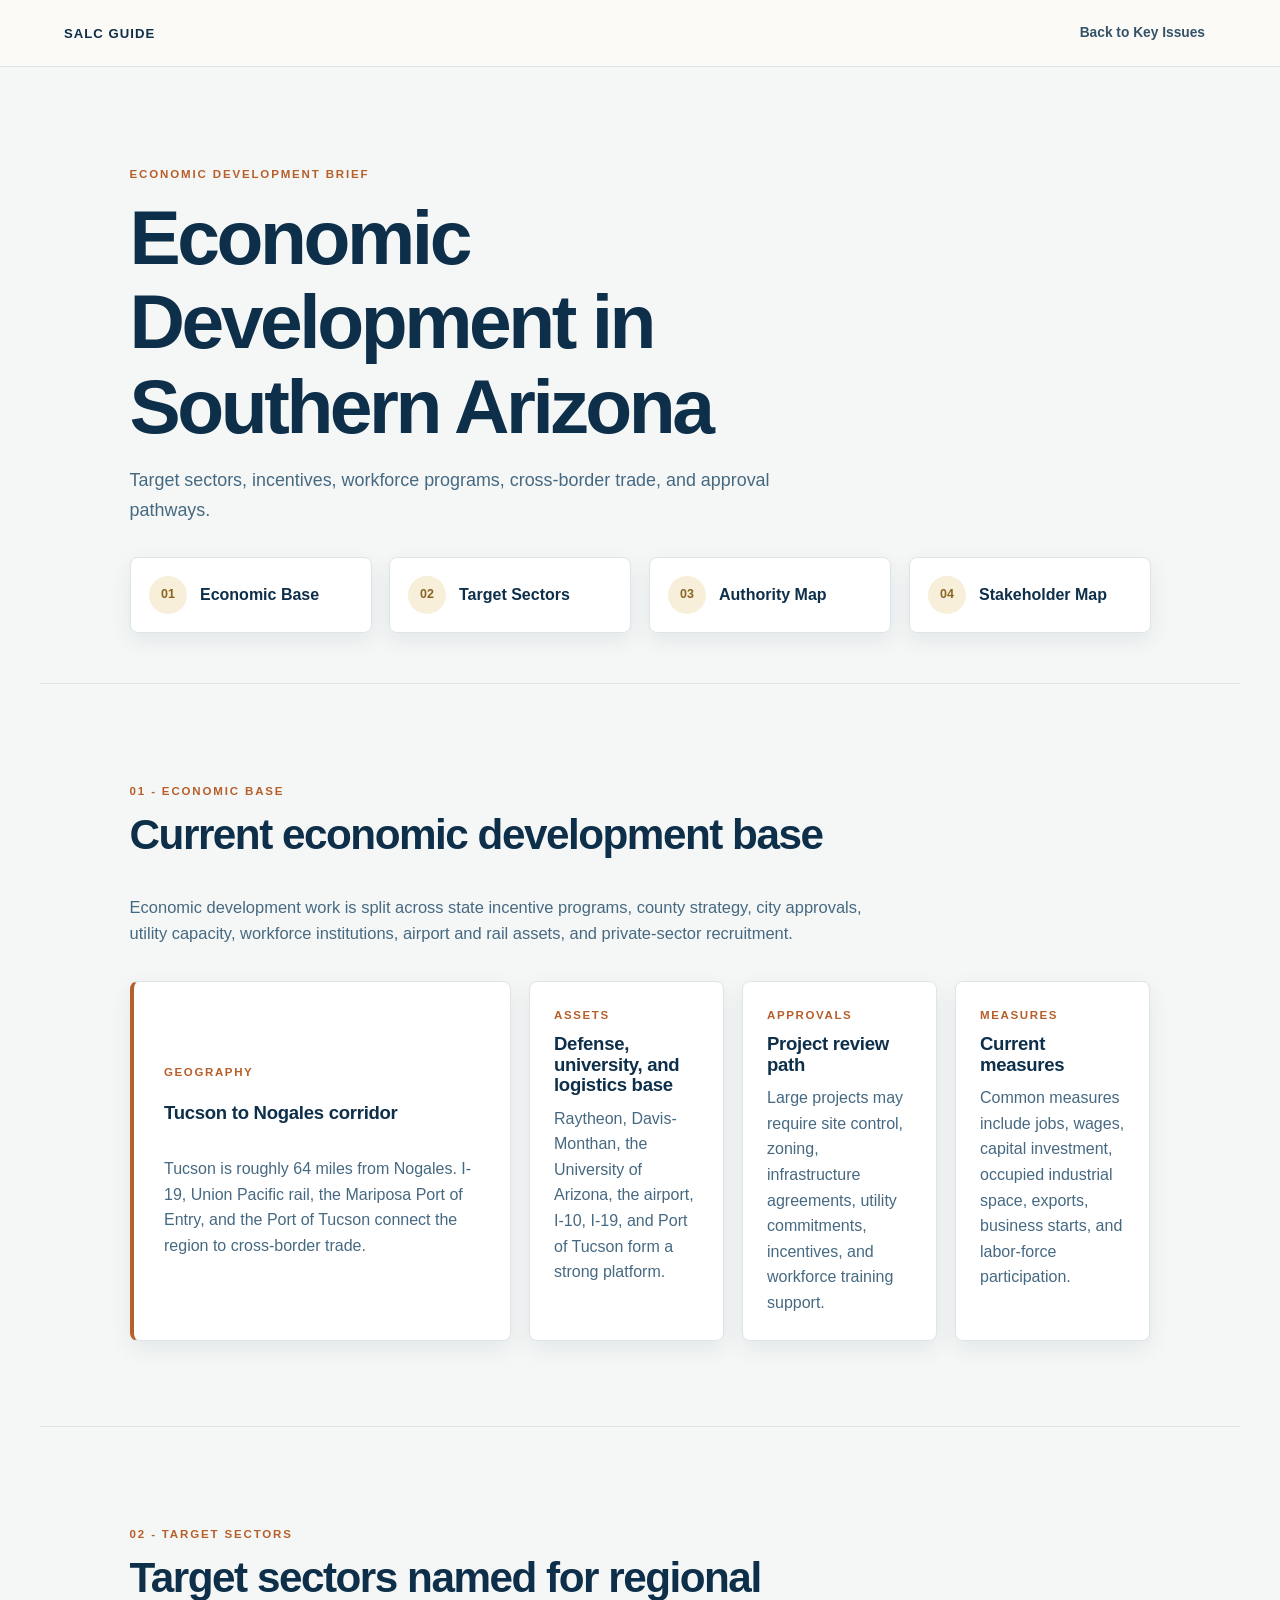
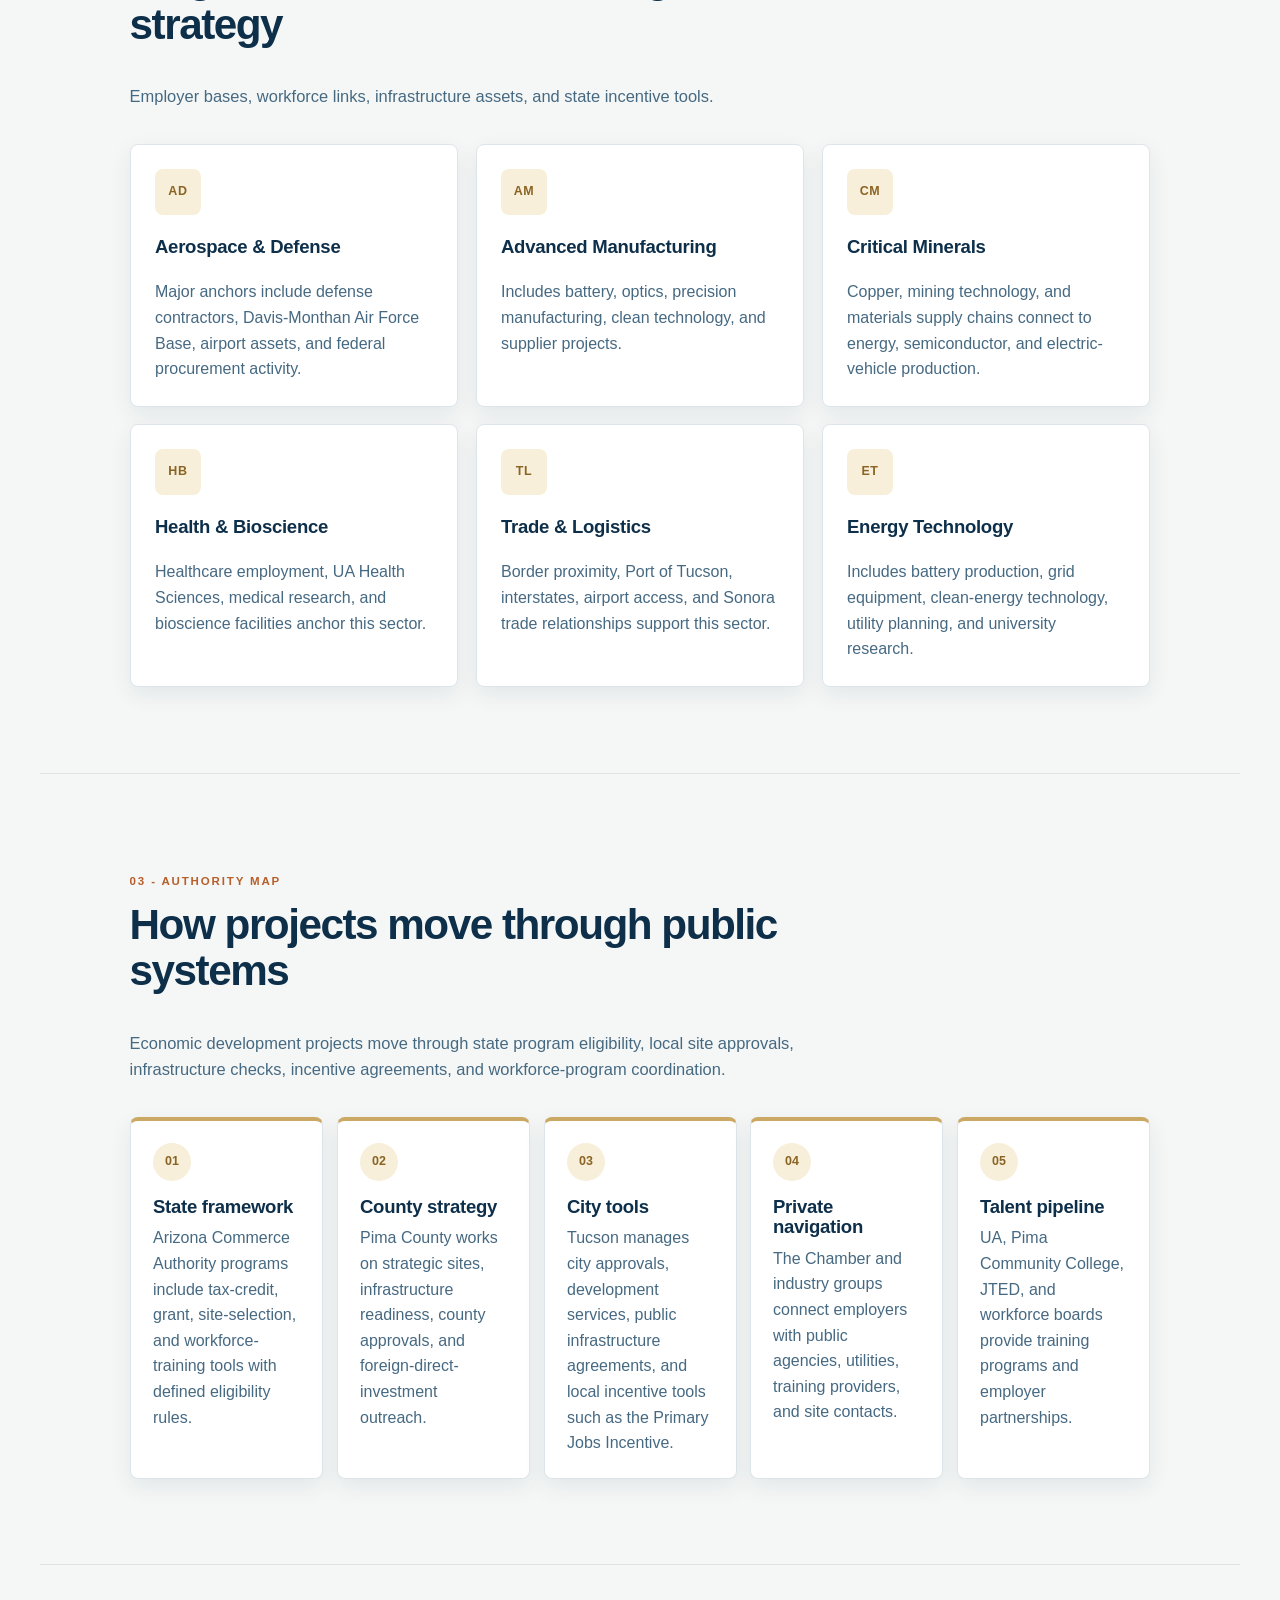
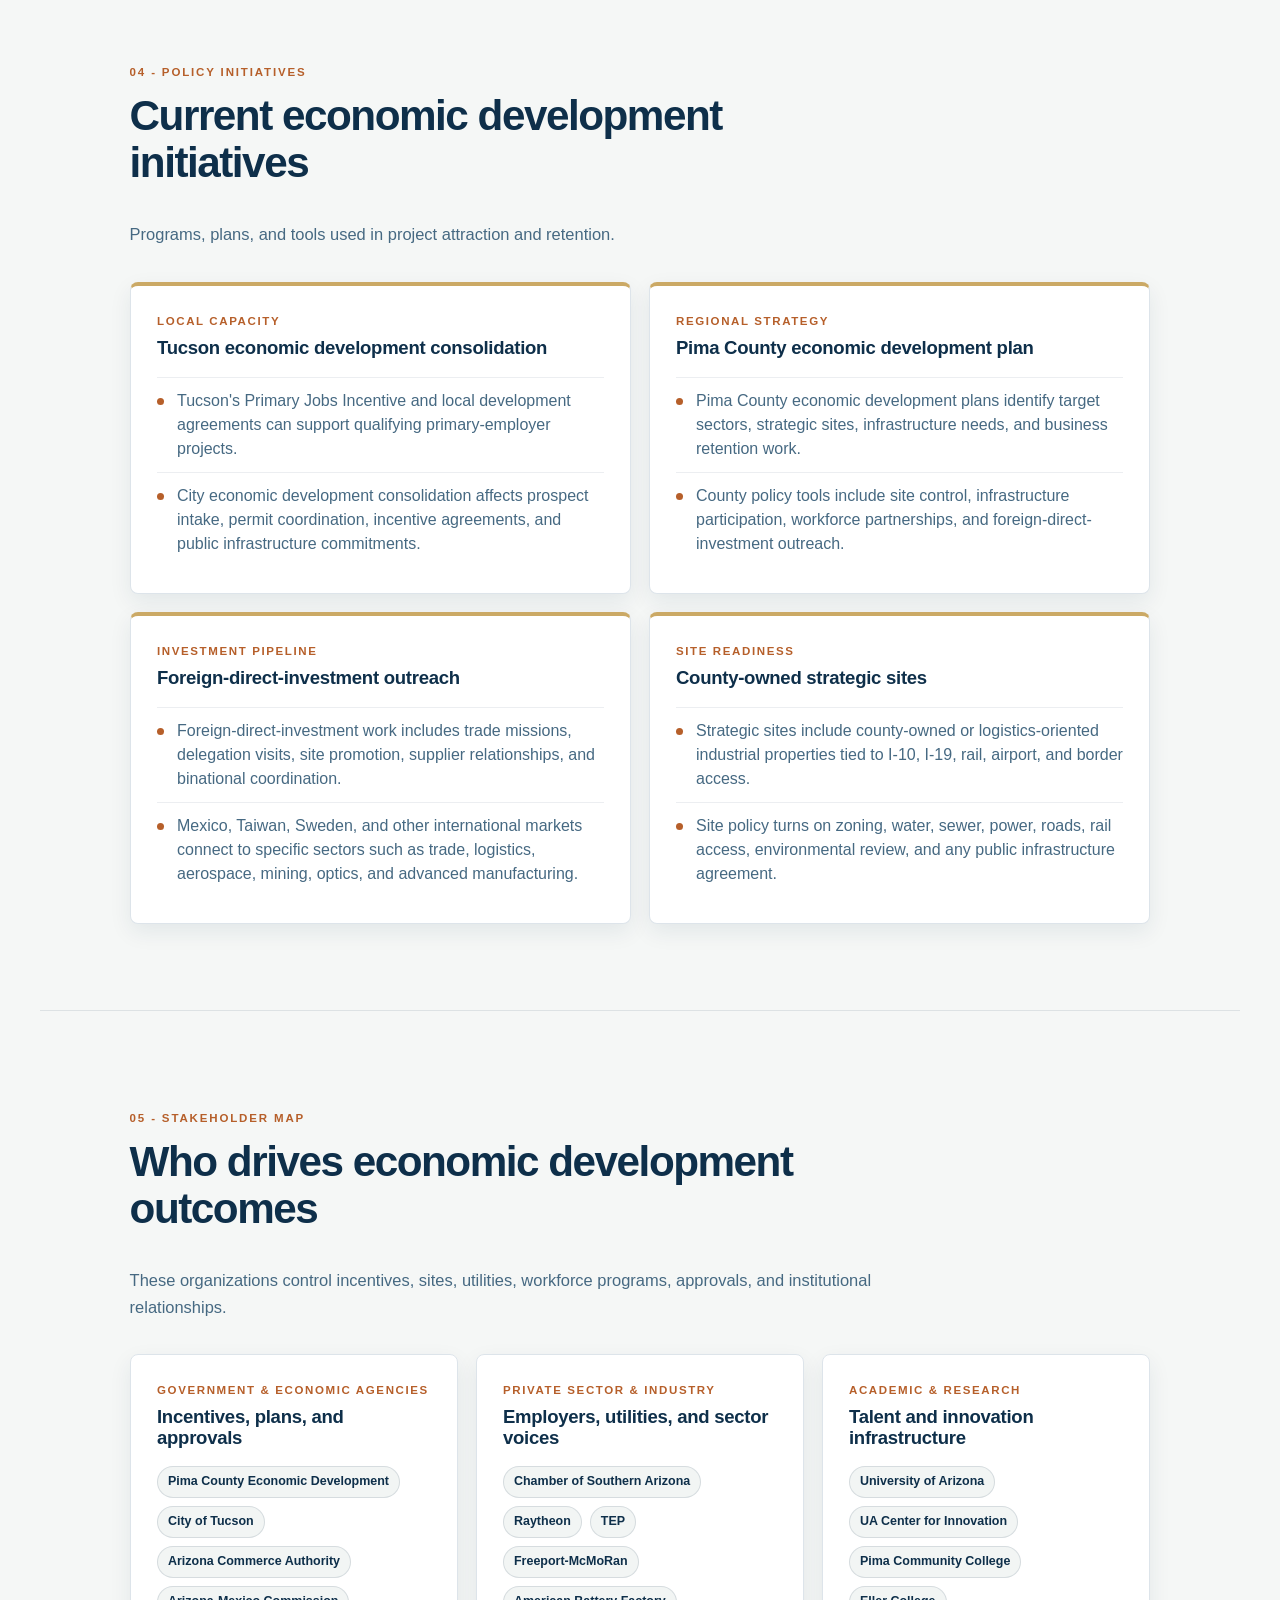
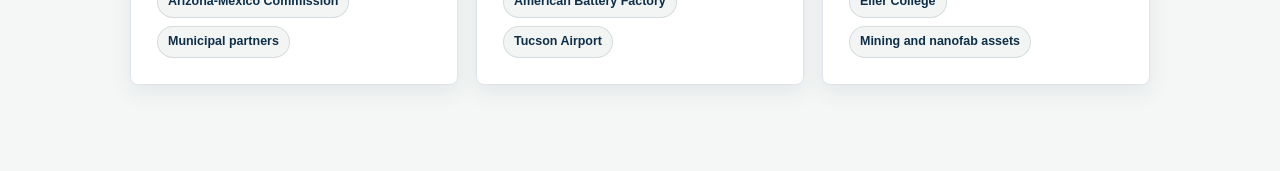
<file: economic-development.html>
<!DOCTYPE html>
<html lang="en">
<head>
  <meta charset="UTF-8" />
  <meta name="viewport" content="width=device-width, initial-scale=1.0" />
  <title>Economic Development | SALC Guide</title>
  <link rel="stylesheet" href="styles.css" />
</head>
<body>
  <header class="site-header">
    <a class="logo" href="index.html">SALC Guide</a>
    <nav class="nav-links simple-nav">
      <a href="index.html#key-issues">Back to Key Issues</a>
    </nav>
  </header>

  <main class="econ-brief">
    <section class="section issue-brief-section econ-hero">
      <div class="issue-brief-header">
        <p class="eyebrow">Economic Development Brief</p>
        <h1>Economic Development in Southern Arizona</h1>
        <p class="hero-text">
          Target sectors, incentives, workforce programs, cross-border trade, and approval pathways.
        </p>
      </div>

      <div class="econ-flow" aria-label="Economic development brief sections">
        <a class="econ-flow-card" href="#landscape">
          <span>01</span>
          <strong>Economic Base</strong>
        </a>
        <a class="econ-flow-card" href="#sectors">
          <span>02</span>
          <strong>Target Sectors</strong>
        </a>
        <a class="econ-flow-card" href="#policy-flow">
          <span>03</span>
          <strong>Authority Map</strong>
        </a>
        <a class="econ-flow-card" href="#stakeholders">
          <span>04</span>
          <strong>Stakeholder Map</strong>
        </a>
      </div>
    </section>

    <section id="landscape" class="section issue-brief-section econ-section">
      <div class="section-heading">
        <p class="eyebrow">01 - Economic Base</p>
        <h2>Current economic development base</h2>
        <p>Economic development work is split across state incentive programs, county strategy, city approvals, utility capacity, workforce institutions, airport and rail assets, and private-sector recruitment.</p>
      </div>

      <div class="econ-snapshot">
        <article class="econ-callout">
          <span class="transport-kicker">Geography</span>
          <h3>Tucson to Nogales corridor</h3>
          <p>Tucson is roughly 64 miles from Nogales. I-19, Union Pacific rail, the Mariposa Port of Entry, and the Port of Tucson connect the region to cross-border trade.</p>
        </article>

        <div class="econ-position-grid">
          <article class="econ-position-card">
            <span class="transport-kicker">Assets</span>
            <h3>Defense, university, and logistics base</h3>
            <p>Raytheon, Davis-Monthan, the University of Arizona, the airport, I-10, I-19, and Port of Tucson form a strong platform.</p>
          </article>
          <article class="econ-position-card">
            <span class="transport-kicker">Approvals</span>
            <h3>Project review path</h3>
            <p>Large projects may require site control, zoning, infrastructure agreements, utility commitments, incentives, and workforce training support.</p>
          </article>
          <article class="econ-position-card">
            <span class="transport-kicker">Measures</span>
            <h3>Current measures</h3>
            <p>Common measures include jobs, wages, capital investment, occupied industrial space, exports, business starts, and labor-force participation.</p>
          </article>
        </div>
      </div>
    </section>

    <section id="sectors" class="section issue-brief-section econ-section">
      <div class="section-heading">
        <p class="eyebrow">02 - Target Sectors</p>
        <h2>Target sectors named for regional strategy</h2>
        <p>Employer bases, workforce links, infrastructure assets, and state incentive tools.</p>
      </div>

      <div class="econ-sector-grid">
        <article class="econ-sector-card">
          <span class="agency-abbr">AD</span>
          <h3>Aerospace & Defense</h3>
          <p>Major anchors include defense contractors, Davis-Monthan Air Force Base, airport assets, and federal procurement activity.</p>
        </article>
        <article class="econ-sector-card">
          <span class="agency-abbr">AM</span>
          <h3>Advanced Manufacturing</h3>
          <p>Includes battery, optics, precision manufacturing, clean technology, and supplier projects.</p>
        </article>
        <article class="econ-sector-card">
          <span class="agency-abbr">CM</span>
          <h3>Critical Minerals</h3>
          <p>Copper, mining technology, and materials supply chains connect to energy, semiconductor, and electric-vehicle production.</p>
        </article>
        <article class="econ-sector-card">
          <span class="agency-abbr">HB</span>
          <h3>Health & Bioscience</h3>
          <p>Healthcare employment, UA Health Sciences, medical research, and bioscience facilities anchor this sector.</p>
        </article>
        <article class="econ-sector-card">
          <span class="agency-abbr">TL</span>
          <h3>Trade & Logistics</h3>
          <p>Border proximity, Port of Tucson, interstates, airport access, and Sonora trade relationships support this sector.</p>
        </article>
        <article class="econ-sector-card">
          <span class="agency-abbr">ET</span>
          <h3>Energy Technology</h3>
          <p>Includes battery production, grid equipment, clean-energy technology, utility planning, and university research.</p>
        </article>
      </div>
    </section>

    <section id="policy-flow" class="section issue-brief-section econ-section">
      <div class="section-heading">
        <p class="eyebrow">03 - Authority Map</p>
        <h2>How projects move through public systems</h2>
        <p>Economic development projects move through state program eligibility, local site approvals, infrastructure checks, incentive agreements, and workforce-program coordination.</p>
      </div>

      <div class="econ-pipeline" aria-label="Economic development decision flow">
        <article class="econ-flow-step">
          <span>01</span>
          <h3>State framework</h3>
          <p>Arizona Commerce Authority programs include tax-credit, grant, site-selection, and workforce-training tools with defined eligibility rules.</p>
        </article>
        <article class="econ-flow-step">
          <span>02</span>
          <h3>County strategy</h3>
          <p>Pima County works on strategic sites, infrastructure readiness, county approvals, and foreign-direct-investment outreach.</p>
        </article>
        <article class="econ-flow-step">
          <span>03</span>
          <h3>City tools</h3>
          <p>Tucson manages city approvals, development services, public infrastructure agreements, and local incentive tools such as the Primary Jobs Incentive.</p>
        </article>
        <article class="econ-flow-step">
          <span>04</span>
          <h3>Private navigation</h3>
          <p>The Chamber and industry groups connect employers with public agencies, utilities, training providers, and site contacts.</p>
        </article>
        <article class="econ-flow-step">
          <span>05</span>
          <h3>Talent pipeline</h3>
          <p>UA, Pima Community College, JTED, and workforce boards provide training programs and employer partnerships.</p>
        </article>
      </div>
    </section>

    <section id="decisions" class="section issue-brief-section econ-section">
      <div class="section-heading">
        <p class="eyebrow">04 - Policy Initiatives</p>
        <h2>Current economic development initiatives</h2>
        <p>Programs, plans, and tools used in project attraction and retention.</p>
      </div>

      <div class="econ-card-grid">
        <article class="econ-card">
          <div class="transport-card-header">
            <span class="transport-kicker">Local Capacity</span>
            <h3>Tucson economic development consolidation</h3>
          </div>
          <ul class="detail-list">
            <li>Tucson's Primary Jobs Incentive and local development agreements can support qualifying primary-employer projects.</li>
            <li>City economic development consolidation affects prospect intake, permit coordination, incentive agreements, and public infrastructure commitments.</li>
          </ul>
        </article>

        <article class="econ-card">
          <div class="transport-card-header">
            <span class="transport-kicker">Regional Strategy</span>
            <h3>Pima County economic development plan</h3>
          </div>
          <ul class="detail-list">
            <li>Pima County economic development plans identify target sectors, strategic sites, infrastructure needs, and business retention work.</li>
            <li>County policy tools include site control, infrastructure participation, workforce partnerships, and foreign-direct-investment outreach.</li>
          </ul>
        </article>

        <article class="econ-card">
          <div class="transport-card-header">
            <span class="transport-kicker">Investment Pipeline</span>
            <h3>Foreign-direct-investment outreach</h3>
          </div>
          <ul class="detail-list">
            <li>Foreign-direct-investment work includes trade missions, delegation visits, site promotion, supplier relationships, and binational coordination.</li>
            <li>Mexico, Taiwan, Sweden, and other international markets connect to specific sectors such as trade, logistics, aerospace, mining, optics, and advanced manufacturing.</li>
          </ul>
        </article>

        <article class="econ-card">
          <div class="transport-card-header">
            <span class="transport-kicker">Site Readiness</span>
            <h3>County-owned strategic sites</h3>
          </div>
          <ul class="detail-list">
            <li>Strategic sites include county-owned or logistics-oriented industrial properties tied to I-10, I-19, rail, airport, and border access.</li>
            <li>Site policy turns on zoning, water, sewer, power, roads, rail access, environmental review, and any public infrastructure agreement.</li>
          </ul>
        </article>
      </div>
    </section>

    <section id="stakeholders" class="section issue-brief-section econ-section">
      <div class="section-heading">
        <p class="eyebrow">05 - Stakeholder Map</p>
        <h2>Who drives economic development outcomes</h2>
        <p>These organizations control incentives, sites, utilities, workforce programs, approvals, and institutional relationships.</p>
      </div>

      <div class="econ-stakeholder-map">
        <article class="econ-stakeholder-card">
          <span class="transport-kicker">Government & Economic Agencies</span>
          <h3>Incentives, plans, and approvals</h3>
          <div class="pill-list">
            <span class="pill">Pima County Economic Development</span>
            <span class="pill">City of Tucson</span>
            <span class="pill">Arizona Commerce Authority</span>
            <span class="pill">Arizona-Mexico Commission</span>
            <span class="pill">Municipal partners</span>
          </div>
        </article>

        <article class="econ-stakeholder-card">
          <span class="transport-kicker">Private Sector & Industry</span>
          <h3>Employers, utilities, and sector voices</h3>
          <div class="pill-list">
            <span class="pill">Chamber of Southern Arizona</span>
            <span class="pill">Raytheon</span>
            <span class="pill">TEP</span>
            <span class="pill">Freeport-McMoRan</span>
            <span class="pill">American Battery Factory</span>
            <span class="pill">Tucson Airport</span>
          </div>
        </article>

        <article class="econ-stakeholder-card">
          <span class="transport-kicker">Academic & Research</span>
          <h3>Talent and innovation infrastructure</h3>
          <div class="pill-list">
            <span class="pill">University of Arizona</span>
            <span class="pill">UA Center for Innovation</span>
            <span class="pill">Pima Community College</span>
            <span class="pill">Eller College</span>
            <span class="pill">Mining and nanofab assets</span>
          </div>
        </article>
      </div>
    </section>

  </main>

  <script src="script.js"></script>
</body>
</html>
</file>
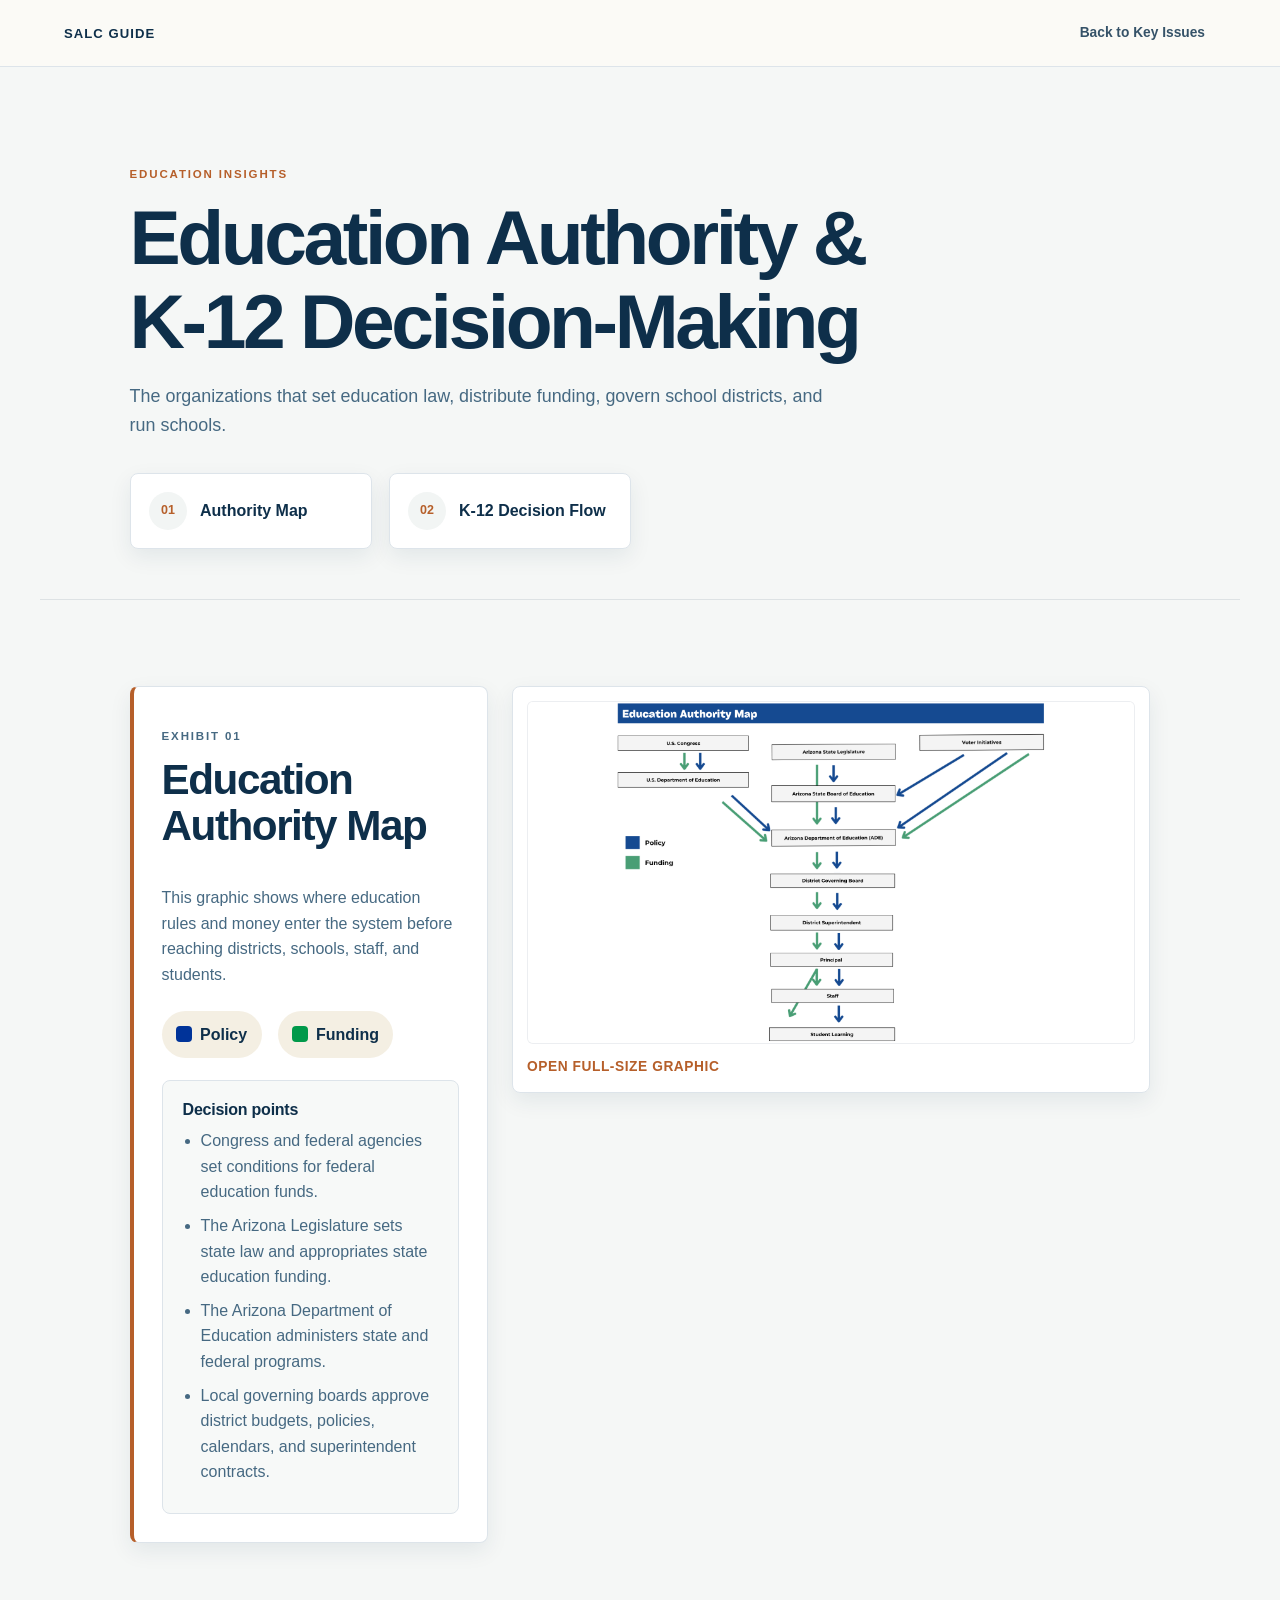
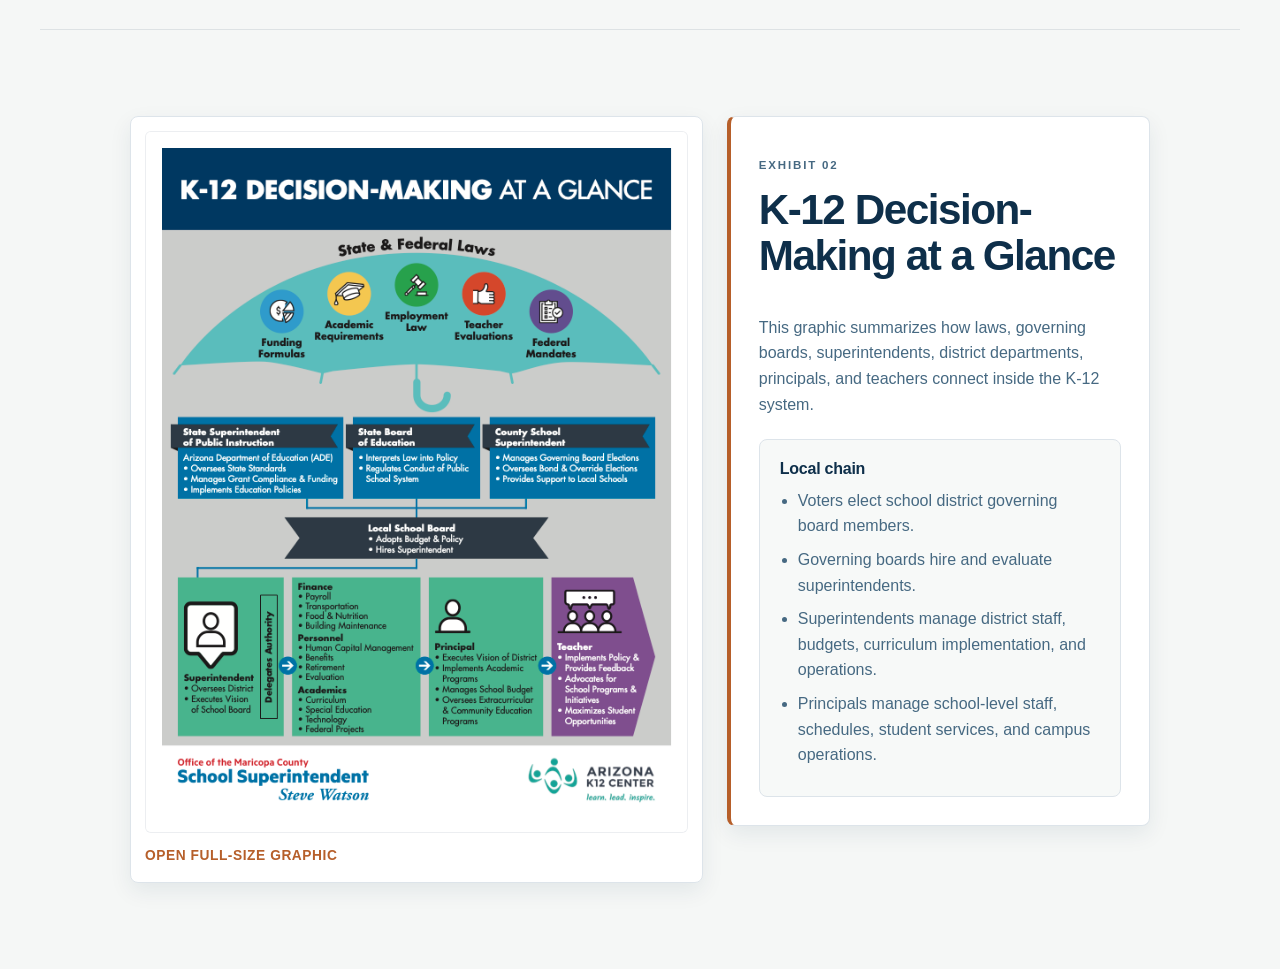
<file: education.html>
<!DOCTYPE html>
<html lang="en">
<head>
  <meta charset="UTF-8" />
  <meta name="viewport" content="width=device-width, initial-scale=1.0" />
  <title>Education | SALC Guide</title>
  <link rel="stylesheet" href="styles.css" />
</head>
<body>
  <header class="site-header">
    <a class="logo" href="index.html">SALC Guide</a>
    <nav class="nav-links simple-nav">
      <a href="index.html#key-issues">Back to Key Issues</a>
    </nav>
  </header>

  <main class="education-brief">
    <section class="section issue-brief-section education-hero">
      <div class="issue-brief-header">
        <p class="eyebrow">Education Insights</p>
        <h1>Education Authority & K-12 Decision-Making</h1>
        <p class="hero-text">
         The organizations that set education law, distribute funding, govern school districts, and run schools.
        </p>
      </div>

      <div class="education-flow" aria-label="Education brief sections">
        <a class="education-flow-card" href="#authority-map">
          <span>01</span>
          <strong>Authority Map</strong>
        </a>
        <a class="education-flow-card" href="#decision-making">
          <span>02</span>
          <strong>K-12 Decision Flow</strong>
        </a>
      </div>
    </section>

    <section id="authority-map" class="section issue-brief-section education-section">
      <div class="education-exhibit">
        <div class="exhibit-copy">
          <p class="eyebrow">Exhibit 01</p>
          <h2>Education Authority Map</h2>
          <p>
            This graphic shows where education rules and money enter the system before reaching districts, schools, staff, and students.
          </p>
          <div class="legend-row">
            <span><i class="legend-policy"></i> Policy</span>
            <span><i class="legend-funding"></i> Funding</span>
          </div>
          <div class="takeaway-list">
            <h3>Decision points</h3>
            <ul>
              <li>Congress and federal agencies set conditions for federal education funds.</li>
              <li>The Arizona Legislature sets state law and appropriates state education funding.</li>
              <li>The Arizona Department of Education administers state and federal programs.</li>
              <li>Local governing boards approve district budgets, policies, calendars, and superintendent contracts.</li>
            </ul>
          </div>
        </div>

        <a class="exhibit-image-card" href="images/eduauthorityguide.png" target="_blank" aria-label="Open Education Authority Map image">
          <img src="images/eduauthorityguide.png" alt="Education Authority Map showing policy and funding flows" />
          <span>Open full-size graphic</span>
        </a>
      </div>
    </section>

    <section id="decision-making" class="section issue-brief-section education-section">
      <div class="education-exhibit reverse">
        <div class="exhibit-copy">
          <p class="eyebrow">Exhibit 02</p>
          <h2>K-12 Decision-Making at a Glance</h2>
          <p>
            This graphic summarizes how laws, governing boards, superintendents, district departments, principals, and teachers connect inside the K-12 system.
          </p>
          <div class="takeaway-list">
            <h3>Local chain</h3>
            <ul>
              <li>Voters elect school district governing board members.</li>
              <li>Governing boards hire and evaluate superintendents.</li>
              <li>Superintendents manage district staff, budgets, curriculum implementation, and operations.</li>
              <li>Principals manage school-level staff, schedules, student services, and campus operations.</li>
            </ul>
          </div>
        </div>

        <a class="exhibit-image-card tall" href="images/k12decisionmaking.png" target="_blank" aria-label="Open K-12 Decision-Making graphic">
          <img src="images/k12decisionmaking.png" alt="K-12 decision-making at a glance" />
          <span>Open full-size graphic</span>
        </a>
      </div>
    </section>

  </main>

  <script src="script.js"></script>
</body>
</html>
</file>
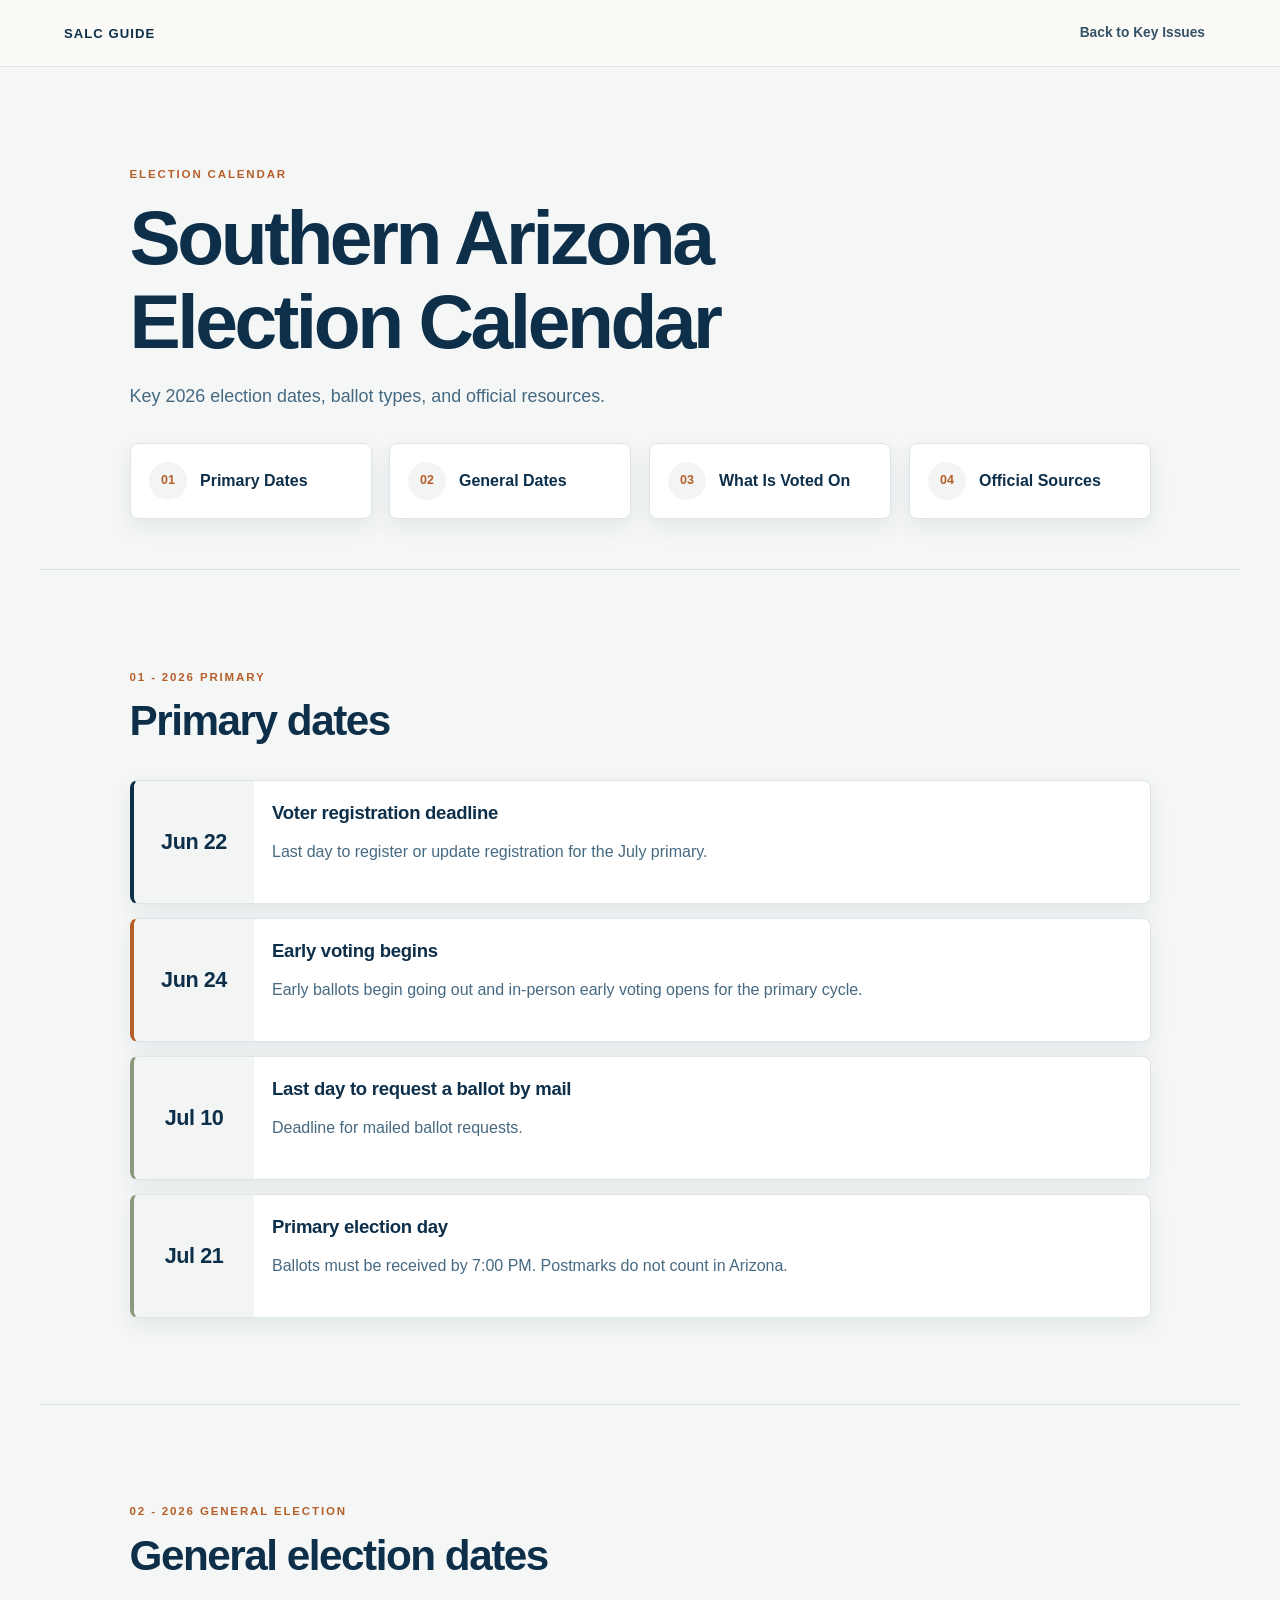
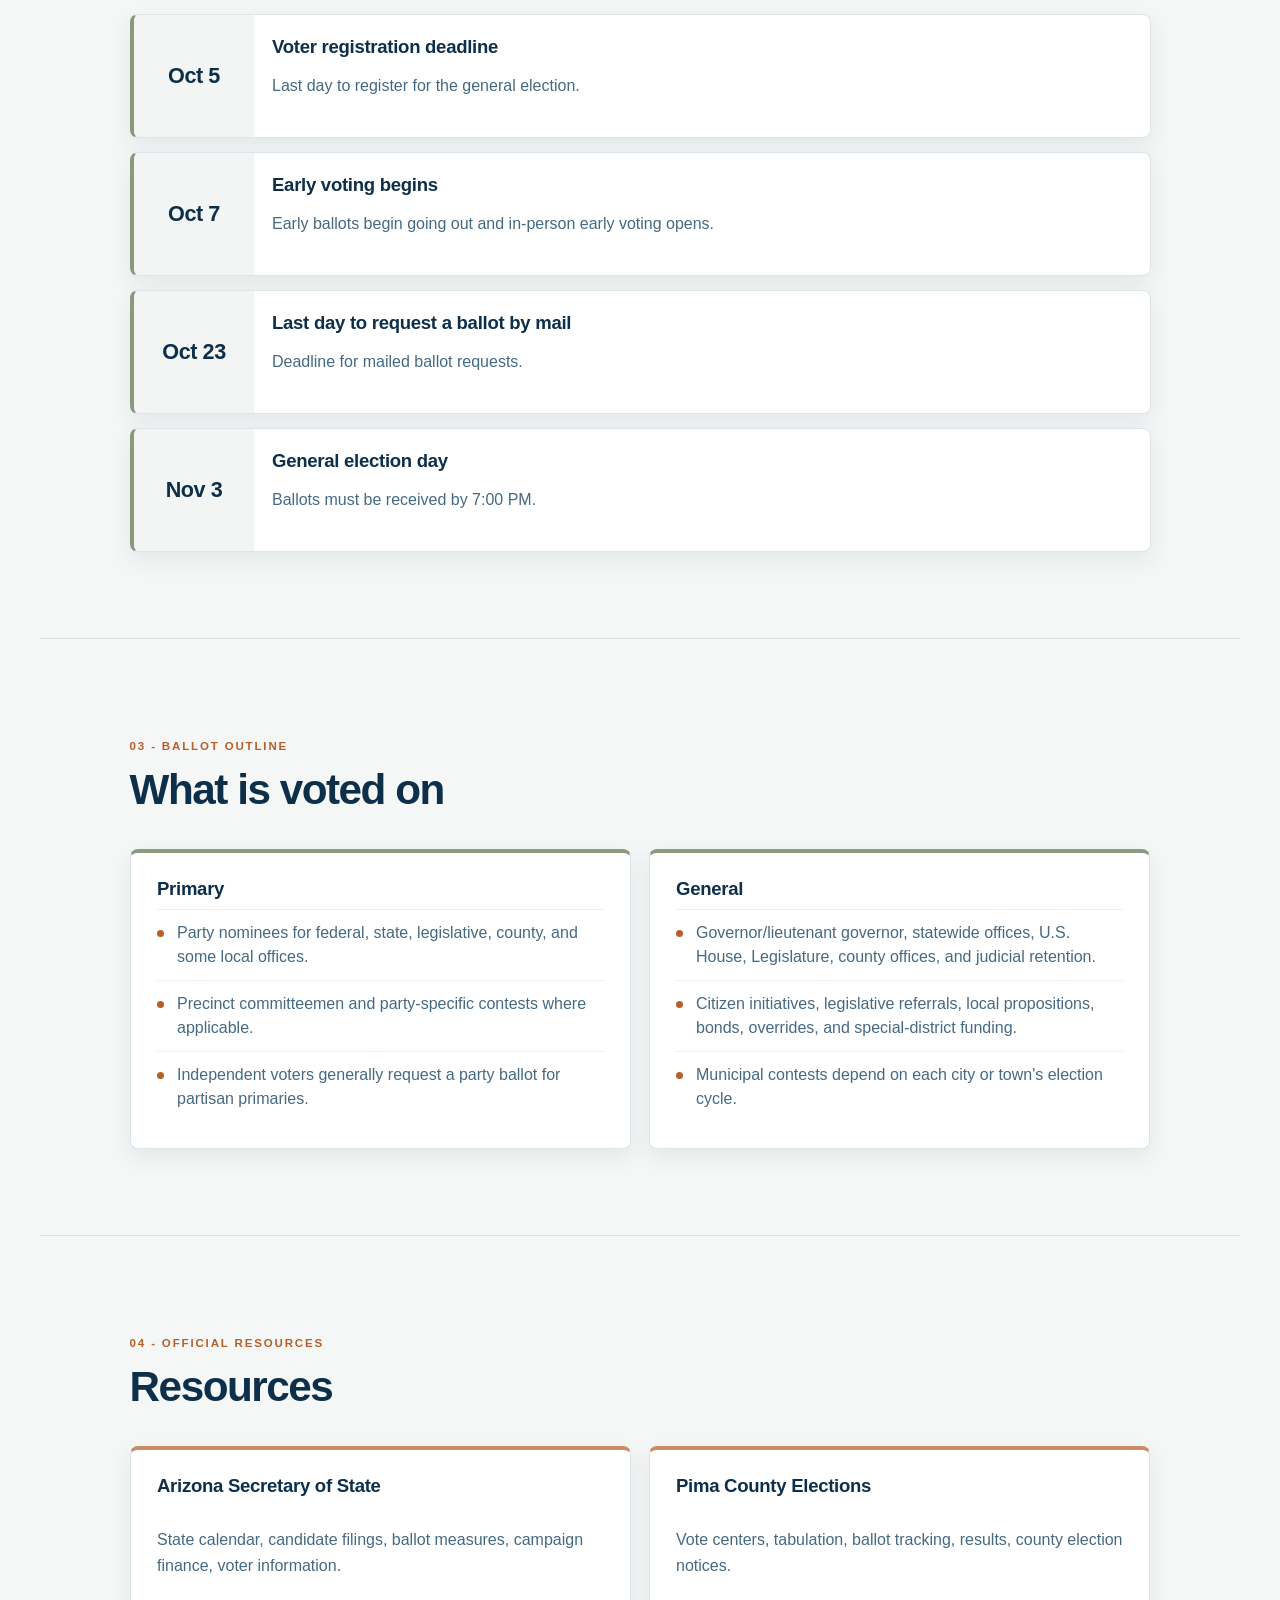
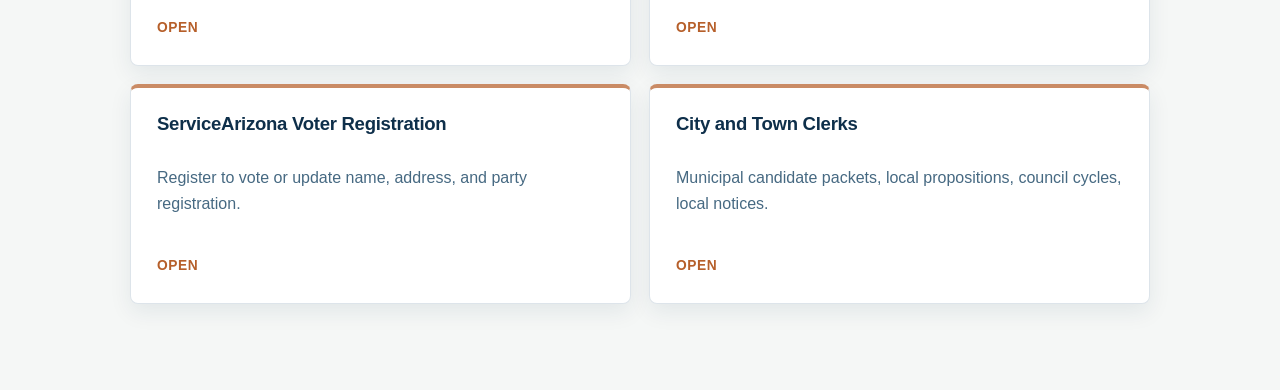
<file: elections.html>
<!DOCTYPE html>
<html lang="en">
<head>
  <meta charset="UTF-8" />
  <meta name="viewport" content="width=device-width, initial-scale=1.0" />
  <title>Elections | SALC Guide</title>
  <link rel="stylesheet" href="styles.css" />
</head>
<body>
  <header class="site-header">
    <a class="logo" href="index.html">SALC Guide</a>
    <nav class="nav-links simple-nav">
      <a href="index.html#key-issues">Back to Key Issues</a>
    </nav>
  </header>

  <main class="elections-brief">
    <section class="section issue-brief-section elections-hero">
      <div class="issue-brief-header">
        <p class="eyebrow">Election Calendar</p>
        <h1>Southern Arizona Election Calendar</h1>
        <p class="hero-text">
          Key 2026 election dates, ballot types, and official resources.
        </p>
      </div>

      <div class="elections-flow" aria-label="Election brief sections">
        <a class="elections-flow-card" href="#primary">
          <span>01</span>
          <strong>Primary Dates</strong>
        </a>
        <a class="elections-flow-card" href="#general">
          <span>02</span>
          <strong>General Dates</strong>
        </a>
        <a class="elections-flow-card" href="#southern-arizona">
          <span>03</span>
          <strong>What Is Voted On</strong>
        </a>
        <a class="elections-flow-card" href="#sources">
          <span>04</span>
          <strong>Official Sources</strong>
        </a>
      </div>
    </section>

    <section id="primary" class="section issue-brief-section elections-section">
      <div class="section-heading">
        <p class="eyebrow">01 - 2026 Primary</p>
        <h2>Primary dates</h2>
      </div>

      <div class="election-timeline">
        <article class="election-timeline-item past">
          <span>Jun 22</span>
          <div>
            <h3>Voter registration deadline</h3>
            <p>Last day to register or update registration for the July primary.</p>
          </div>
        </article>
        <article class="election-timeline-item active">
          <span>Jun 24</span>
          <div>
            <h3>Early voting begins</h3>
            <p>Early ballots begin going out and in-person early voting opens for the primary cycle.</p>
          </div>
        </article>
        <article class="election-timeline-item">
          <span>Jul 10</span>
          <div>
            <h3>Last day to request a ballot by mail</h3>
            <p>Deadline for mailed ballot requests.</p>
          </div>
        </article>
        <article class="election-timeline-item">
          <span>Jul 21</span>
          <div>
            <h3>Primary election day</h3>
            <p>Ballots must be received by 7:00 PM. Postmarks do not count in Arizona.</p>
          </div>
        </article>
      </div>
    </section>

    <section id="general" class="section issue-brief-section elections-section">
      <div class="section-heading">
        <p class="eyebrow">02 - 2026 General Election</p>
        <h2>General election dates</h2>
      </div>

      <div class="election-timeline compact-election-timeline">
        <article class="election-timeline-item">
          <span>Oct 5</span>
          <div>
            <h3>Voter registration deadline</h3>
            <p>Last day to register for the general election.</p>
          </div>
        </article>
        <article class="election-timeline-item">
          <span>Oct 7</span>
          <div>
            <h3>Early voting begins</h3>
            <p>Early ballots begin going out and in-person early voting opens.</p>
          </div>
        </article>
        <article class="election-timeline-item">
          <span>Oct 23</span>
          <div>
            <h3>Last day to request a ballot by mail</h3>
            <p>Deadline for mailed ballot requests.</p>
          </div>
        </article>
        <article class="election-timeline-item">
          <span>Nov 3</span>
          <div>
            <h3>General election day</h3>
            <p>Ballots must be received by 7:00 PM.</p>
          </div>
        </article>
      </div>
    </section>

    <section id="southern-arizona" class="section issue-brief-section elections-section">
      <div class="section-heading">
        <p class="eyebrow">03 - Ballot Outline</p>
        <h2>What is voted on</h2>
      </div>

      <div class="elections-two-column">
        <article class="elections-panel">
          <h3>Primary</h3>
          <ul class="detail-list">
            <li>Party nominees for federal, state, legislative, county, and some local offices.</li>
            <li>Precinct committeemen and party-specific contests where applicable.</li>
            <li>Independent voters generally request a party ballot for partisan primaries.</li>
          </ul>
        </article>

        <article class="elections-panel">
          <h3>General</h3>
          <ul class="detail-list">
            <li>Governor/lieutenant governor, statewide offices, U.S. House, Legislature, county offices, and judicial retention.</li>
            <li>Citizen initiatives, legislative referrals, local propositions, bonds, overrides, and special-district funding.</li>
            <li>Municipal contests depend on each city or town's election cycle.</li>
          </ul>
        </article>
      </div>
    </section>

    <section id="sources" class="section issue-brief-section elections-section">
      <div class="section-heading">
        <p class="eyebrow">04 - Official Resources</p>
        <h2>Resources</h2>
      </div>

      <div class="source-grid">
        <a class="source-card" href="https://azsos.gov/elections" target="_blank" rel="noreferrer">
          <h3>Arizona Secretary of State</h3>
          <p>State calendar, candidate filings, ballot measures, campaign finance, voter information.</p>
          <strong>Open</strong>
        </a>

        <a class="source-card" href="https://www.pima.gov/394/Elections" target="_blank" rel="noreferrer">
          <h3>Pima County Elections</h3>
          <p>Vote centers, tabulation, ballot tracking, results, county election notices.</p>
          <strong>Open</strong>
        </a>

        <a class="source-card" href="https://servicearizona.com/VoterRegistration" target="_blank" rel="noreferrer">
          <h3>ServiceArizona Voter Registration</h3>
          <p>Register to vote or update name, address, and party registration.</p>
          <strong>Open</strong>
        </a>

        <a class="source-card" href="https://www.tucsonaz.gov/Departments/Clerks/Elections" target="_blank" rel="noreferrer">
          <h3>City and Town Clerks</h3>
          <p>Municipal candidate packets, local propositions, council cycles, local notices.</p>
          <strong>Open</strong>
        </a>
      </div>
    </section>
  </main>

  <script src="script.js"></script>
</body>
</html>
</file>
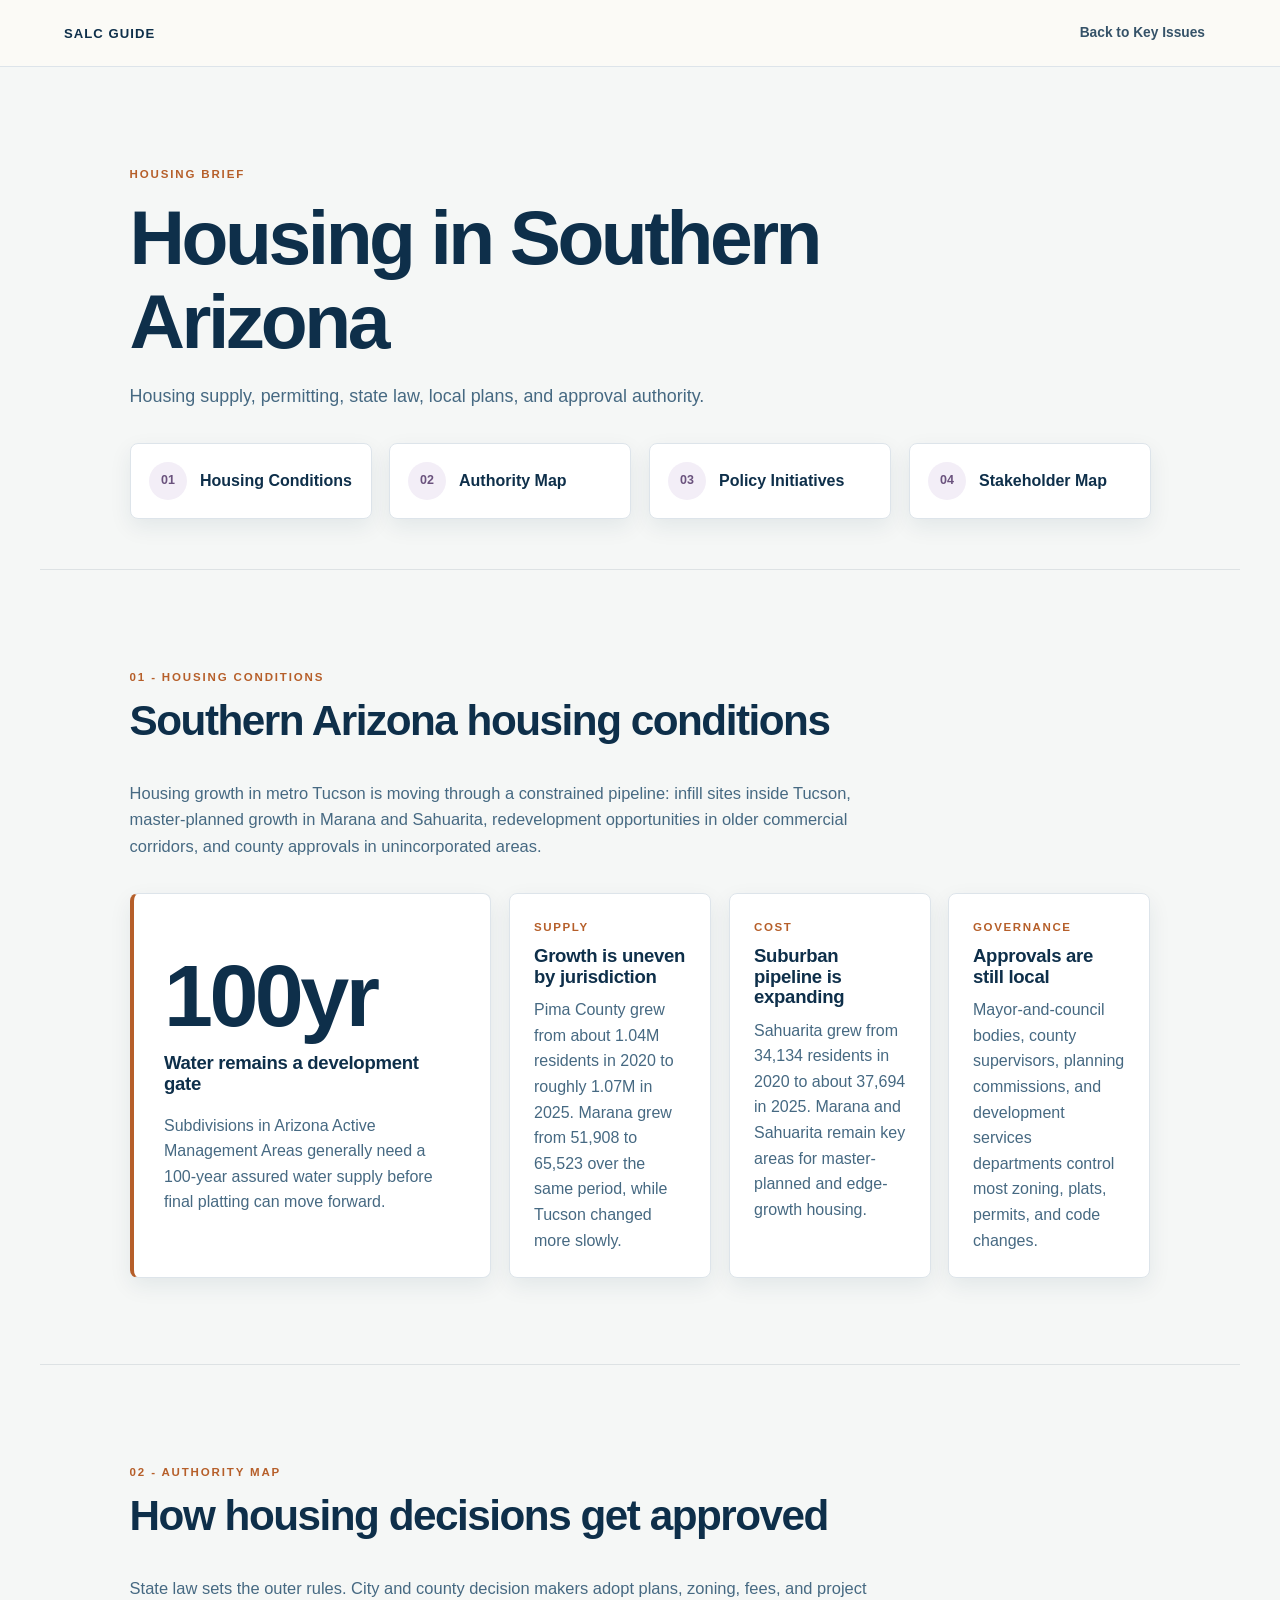
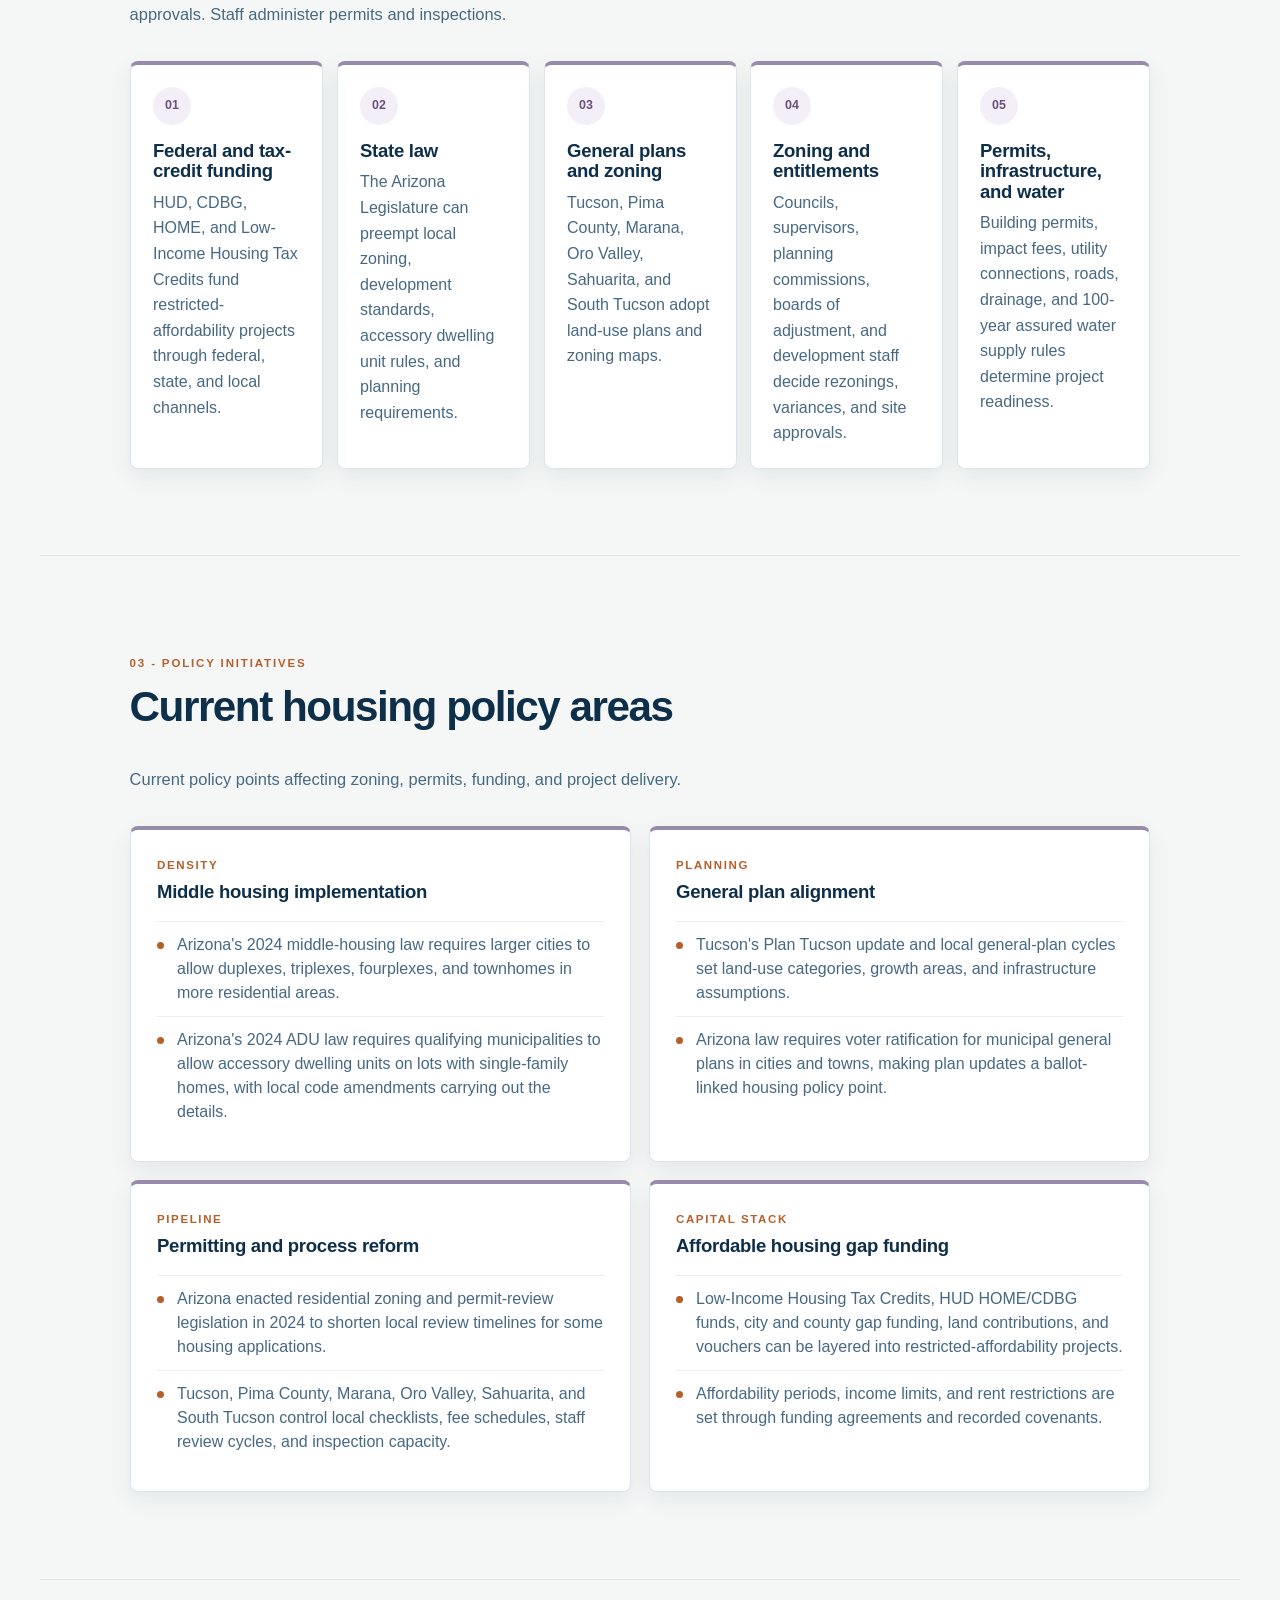
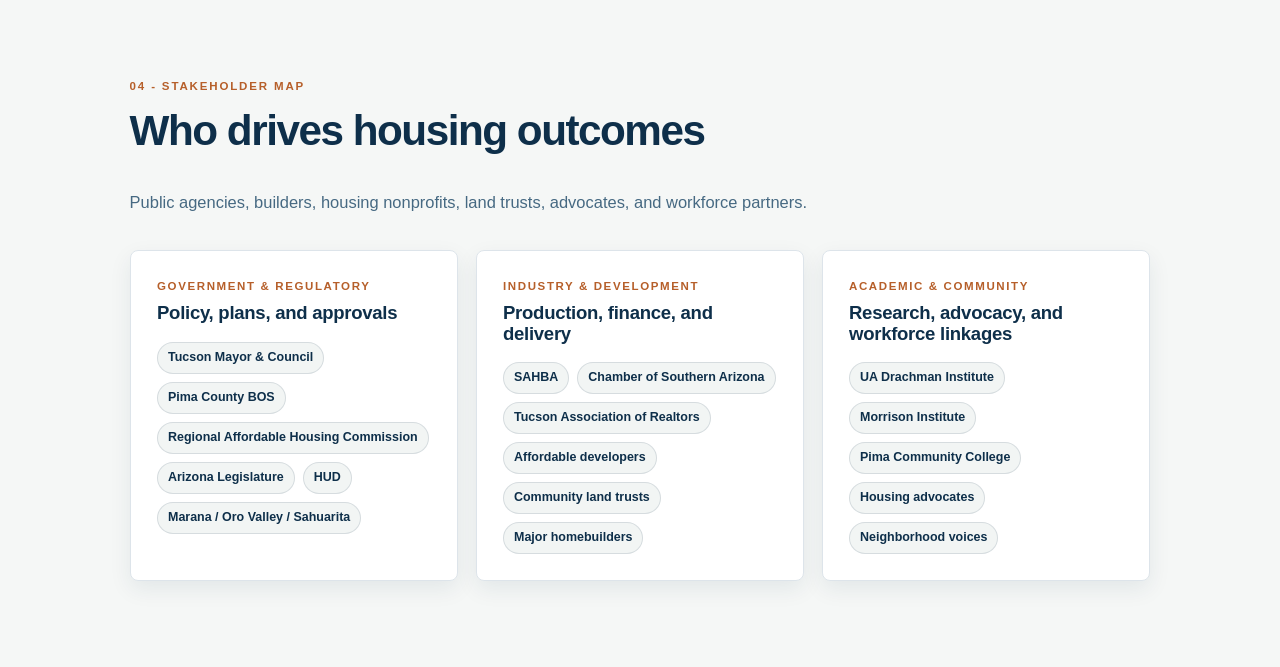
<file: housing.html>
<!DOCTYPE html>
<html lang="en">
<head>
  <meta charset="UTF-8" />
  <meta name="viewport" content="width=device-width, initial-scale=1.0" />
  <title>Housing | SALC Guide</title>
  <link rel="stylesheet" href="styles.css" />
</head>
<body>
  <header class="site-header">
    <a class="logo" href="index.html">SALC Guide</a>
    <nav class="nav-links simple-nav">
      <a href="index.html#key-issues">Back to Key Issues</a>
    </nav>
  </header>

  <main class="housing-brief">
    <section class="section issue-brief-section housing-hero">
      <div class="issue-brief-header">
        <p class="eyebrow">Housing Brief</p>
        <h1>Housing in Southern Arizona</h1>
        <p class="hero-text">
          Housing supply, permitting, state law, local plans, and approval authority.
        </p>
      </div>

      <div class="housing-flow" aria-label="Housing brief sections">
        <a class="housing-flow-card" href="#landscape">
          <span>01</span>
          <strong>Housing Conditions</strong>
        </a>
        <a class="housing-flow-card" href="#policy-flow">
          <span>02</span>
          <strong>Authority Map</strong>
        </a>
        <a class="housing-flow-card" href="#decisions">
          <span>03</span>
          <strong>Policy Initiatives</strong>
        </a>
        <a class="housing-flow-card" href="#stakeholders">
          <span>04</span>
          <strong>Stakeholder Map</strong>
        </a>
      </div>
    </section>

    <section id="landscape" class="section issue-brief-section housing-section">
      <div class="section-heading">
        <p class="eyebrow">01 - Housing Conditions</p>
        <h2>Southern Arizona housing conditions</h2>
        <p>Housing growth in metro Tucson is moving through a constrained pipeline: infill sites inside Tucson, master-planned growth in Marana and Sahuarita, redevelopment opportunities in older commercial corridors, and county approvals in unincorporated areas.</p>
      </div>

      <div class="housing-snapshot">
        <article class="housing-callout">
          <span class="callout-number">100yr</span>
          <div>
            <h3>Water remains a development gate</h3>
            <p>Subdivisions in Arizona Active Management Areas generally need a 100-year assured water supply before final platting can move forward.</p>
          </div>
        </article>

        <div class="housing-pressure-grid">
          <article class="housing-pressure-card">
            <span class="transport-kicker">Supply</span>
            <h3>Growth is uneven by jurisdiction</h3>
            <p>Pima County grew from about 1.04M residents in 2020 to roughly 1.07M in 2025. Marana grew from 51,908 to 65,523 over the same period, while Tucson changed more slowly.</p>
          </article>
          <article class="housing-pressure-card">
            <span class="transport-kicker">Cost</span>
            <h3>Suburban pipeline is expanding</h3>
            <p>Sahuarita grew from 34,134 residents in 2020 to about 37,694 in 2025. Marana and Sahuarita remain key areas for master-planned and edge-growth housing.</p>
          </article>
          <article class="housing-pressure-card">
            <span class="transport-kicker">Governance</span>
            <h3>Approvals are still local</h3>
            <p>Mayor-and-council bodies, county supervisors, planning commissions, and development services departments control most zoning, plats, permits, and code changes.</p>
          </article>
        </div>
      </div>
    </section>

    <section id="policy-flow" class="section issue-brief-section housing-section">
      <div class="section-heading">
        <p class="eyebrow">02 - Authority Map</p>
        <h2>How housing decisions get approved</h2>
        <p>State law sets the outer rules. City and county decision makers adopt plans, zoning, fees, and project approvals. Staff administer permits and inspections.</p>
      </div>

      <div class="housing-pipeline" aria-label="Housing policy decision flow">
        <article class="housing-flow-step">
          <span>01</span>
          <h3>Federal and tax-credit funding</h3>
          <p>HUD, CDBG, HOME, and Low-Income Housing Tax Credits fund restricted-affordability projects through federal, state, and local channels.</p>
        </article>
        <article class="housing-flow-step">
          <span>02</span>
          <h3>State law</h3>
          <p>The Arizona Legislature can preempt local zoning, development standards, accessory dwelling unit rules, and planning requirements.</p>
        </article>
        <article class="housing-flow-step">
          <span>03</span>
          <h3>General plans and zoning</h3>
          <p>Tucson, Pima County, Marana, Oro Valley, Sahuarita, and South Tucson adopt land-use plans and zoning maps.</p>
        </article>
        <article class="housing-flow-step">
          <span>04</span>
          <h3>Zoning and entitlements</h3>
          <p>Councils, supervisors, planning commissions, boards of adjustment, and development staff decide rezonings, variances, and site approvals.</p>
        </article>
        <article class="housing-flow-step">
          <span>05</span>
          <h3>Permits, infrastructure, and water</h3>
          <p>Building permits, impact fees, utility connections, roads, drainage, and 100-year assured water supply rules determine project readiness.</p>
        </article>
      </div>
    </section>

    <section id="decisions" class="section issue-brief-section housing-section">
      <div class="section-heading">
        <p class="eyebrow">03 - Policy Initiatives</p>
        <h2>Current housing policy areas</h2>
        <p>Current policy points affecting zoning, permits, funding, and project delivery.</p>
      </div>

      <div class="housing-card-grid">
        <article class="housing-card">
          <div class="transport-card-header">
            <span class="transport-kicker">Density</span>
            <h3>Middle housing implementation</h3>
          </div>
          <ul class="detail-list">
            <li>Arizona's 2024 middle-housing law requires larger cities to allow duplexes, triplexes, fourplexes, and townhomes in more residential areas.</li>
            <li>Arizona's 2024 ADU law requires qualifying municipalities to allow accessory dwelling units on lots with single-family homes, with local code amendments carrying out the details.</li>
          </ul>
        </article>

        <article class="housing-card">
          <div class="transport-card-header">
            <span class="transport-kicker">Planning</span>
            <h3>General plan alignment</h3>
          </div>
          <ul class="detail-list">
            <li>Tucson's Plan Tucson update and local general-plan cycles set land-use categories, growth areas, and infrastructure assumptions.</li>
            <li>Arizona law requires voter ratification for municipal general plans in cities and towns, making plan updates a ballot-linked housing policy point.</li>
          </ul>
        </article>

        <article class="housing-card">
          <div class="transport-card-header">
            <span class="transport-kicker">Pipeline</span>
            <h3>Permitting and process reform</h3>
          </div>
          <ul class="detail-list">
            <li>Arizona enacted residential zoning and permit-review legislation in 2024 to shorten local review timelines for some housing applications.</li>
            <li>Tucson, Pima County, Marana, Oro Valley, Sahuarita, and South Tucson control local checklists, fee schedules, staff review cycles, and inspection capacity.</li>
          </ul>
        </article>

        <article class="housing-card">
          <div class="transport-card-header">
            <span class="transport-kicker">Capital Stack</span>
            <h3>Affordable housing gap funding</h3>
          </div>
          <ul class="detail-list">
            <li>Low-Income Housing Tax Credits, HUD HOME/CDBG funds, city and county gap funding, land contributions, and vouchers can be layered into restricted-affordability projects.</li>
            <li>Affordability periods, income limits, and rent restrictions are set through funding agreements and recorded covenants.</li>
          </ul>
        </article>
      </div>
    </section>

    <section id="stakeholders" class="section issue-brief-section housing-section">
      <div class="section-heading">
        <p class="eyebrow">04 - Stakeholder Map</p>
        <h2>Who drives housing outcomes</h2>
        <p>Public agencies, builders, housing nonprofits, land trusts, advocates, and workforce partners.</p>
      </div>

      <div class="housing-stakeholder-map">
        <article class="housing-stakeholder-card">
          <span class="transport-kicker">Government & Regulatory</span>
          <h3>Policy, plans, and approvals</h3>
          <div class="pill-list">
            <span class="pill">Tucson Mayor & Council</span>
            <span class="pill">Pima County BOS</span>
            <span class="pill">Regional Affordable Housing Commission</span>
            <span class="pill">Arizona Legislature</span>
            <span class="pill">HUD</span>
            <span class="pill">Marana / Oro Valley / Sahuarita</span>
          </div>
        </article>

        <article class="housing-stakeholder-card">
          <span class="transport-kicker">Industry & Development</span>
          <h3>Production, finance, and delivery</h3>
          <div class="pill-list">
            <span class="pill">SAHBA</span>
            <span class="pill">Chamber of Southern Arizona</span>
            <span class="pill">Tucson Association of Realtors</span>
            <span class="pill">Affordable developers</span>
            <span class="pill">Community land trusts</span>
            <span class="pill">Major homebuilders</span>
          </div>
        </article>

        <article class="housing-stakeholder-card">
          <span class="transport-kicker">Academic & Community</span>
          <h3>Research, advocacy, and workforce linkages</h3>
          <div class="pill-list">
            <span class="pill">UA Drachman Institute</span>
            <span class="pill">Morrison Institute</span>
            <span class="pill">Pima Community College</span>
            <span class="pill">Housing advocates</span>
            <span class="pill">Neighborhood voices</span>
          </div>
        </article>
      </div>
    </section>

  </main>

  <script src="script.js"></script>
</body>
</html>
</file>
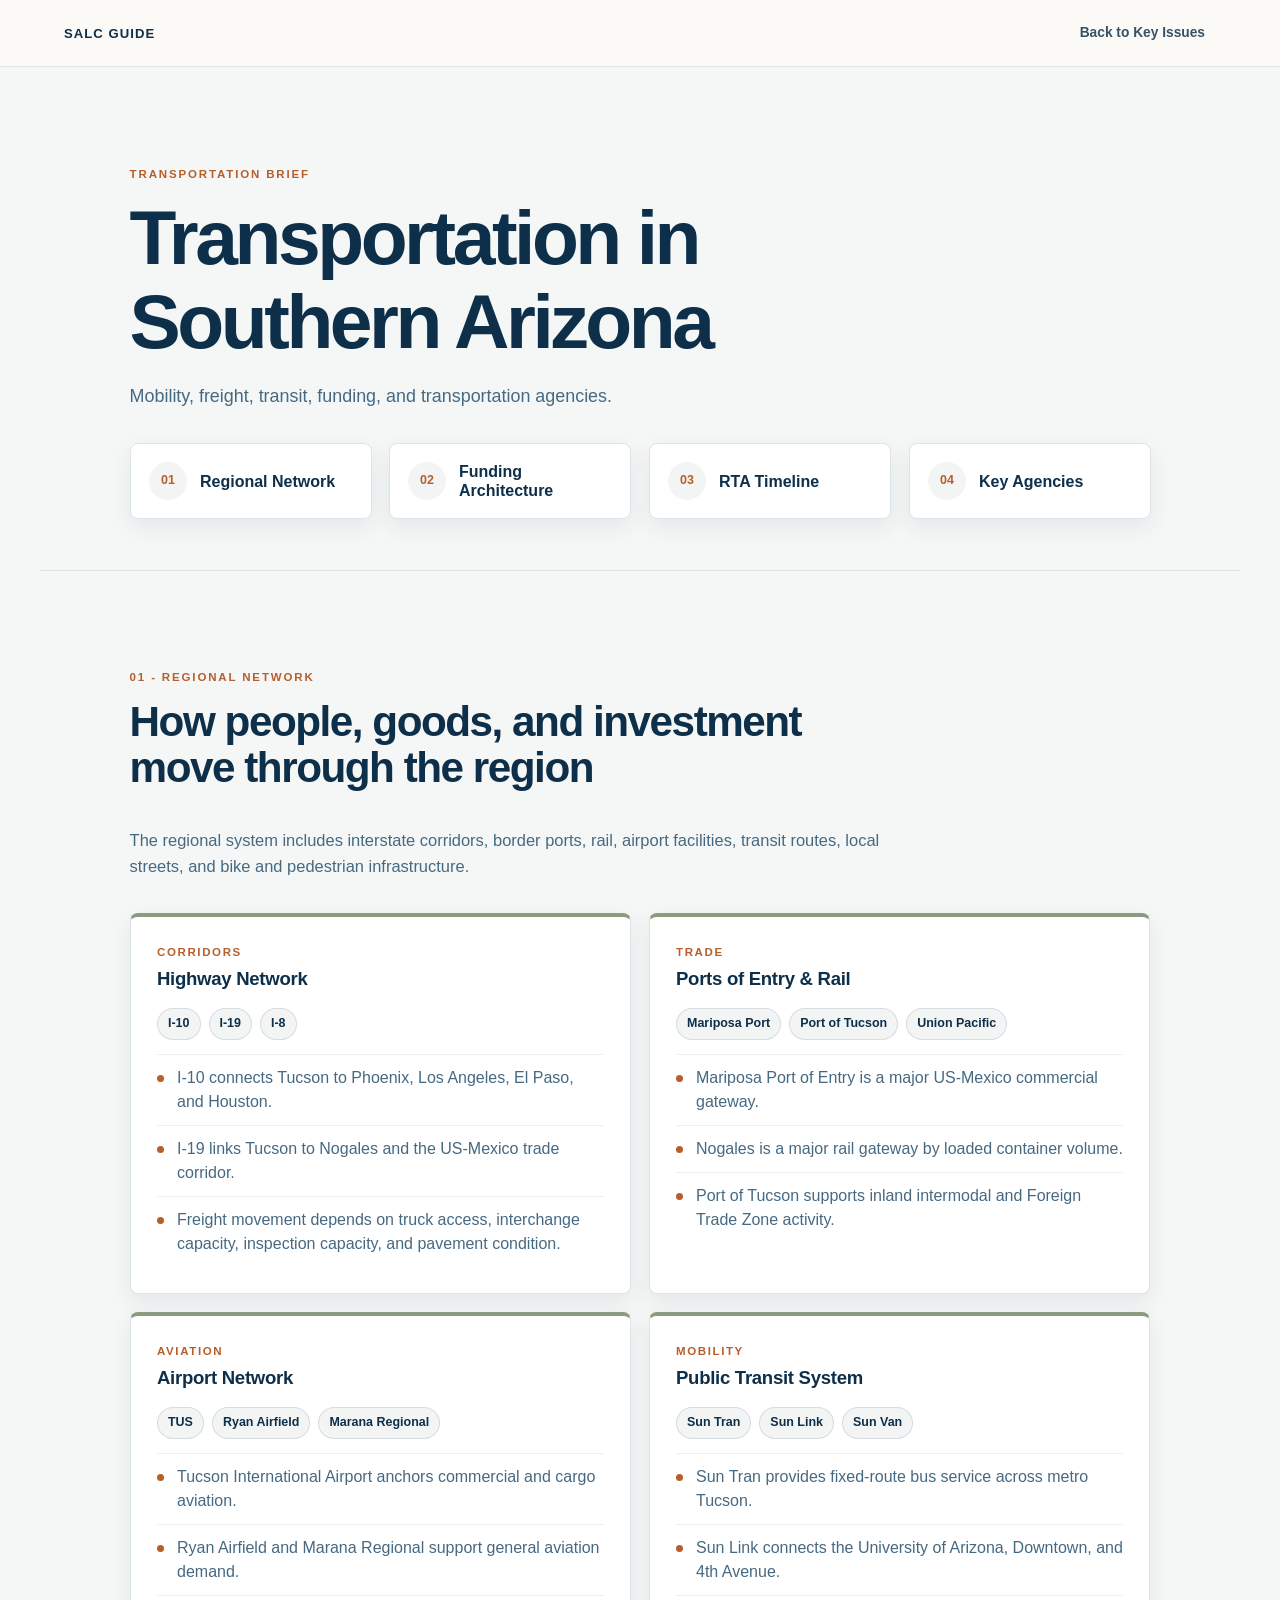
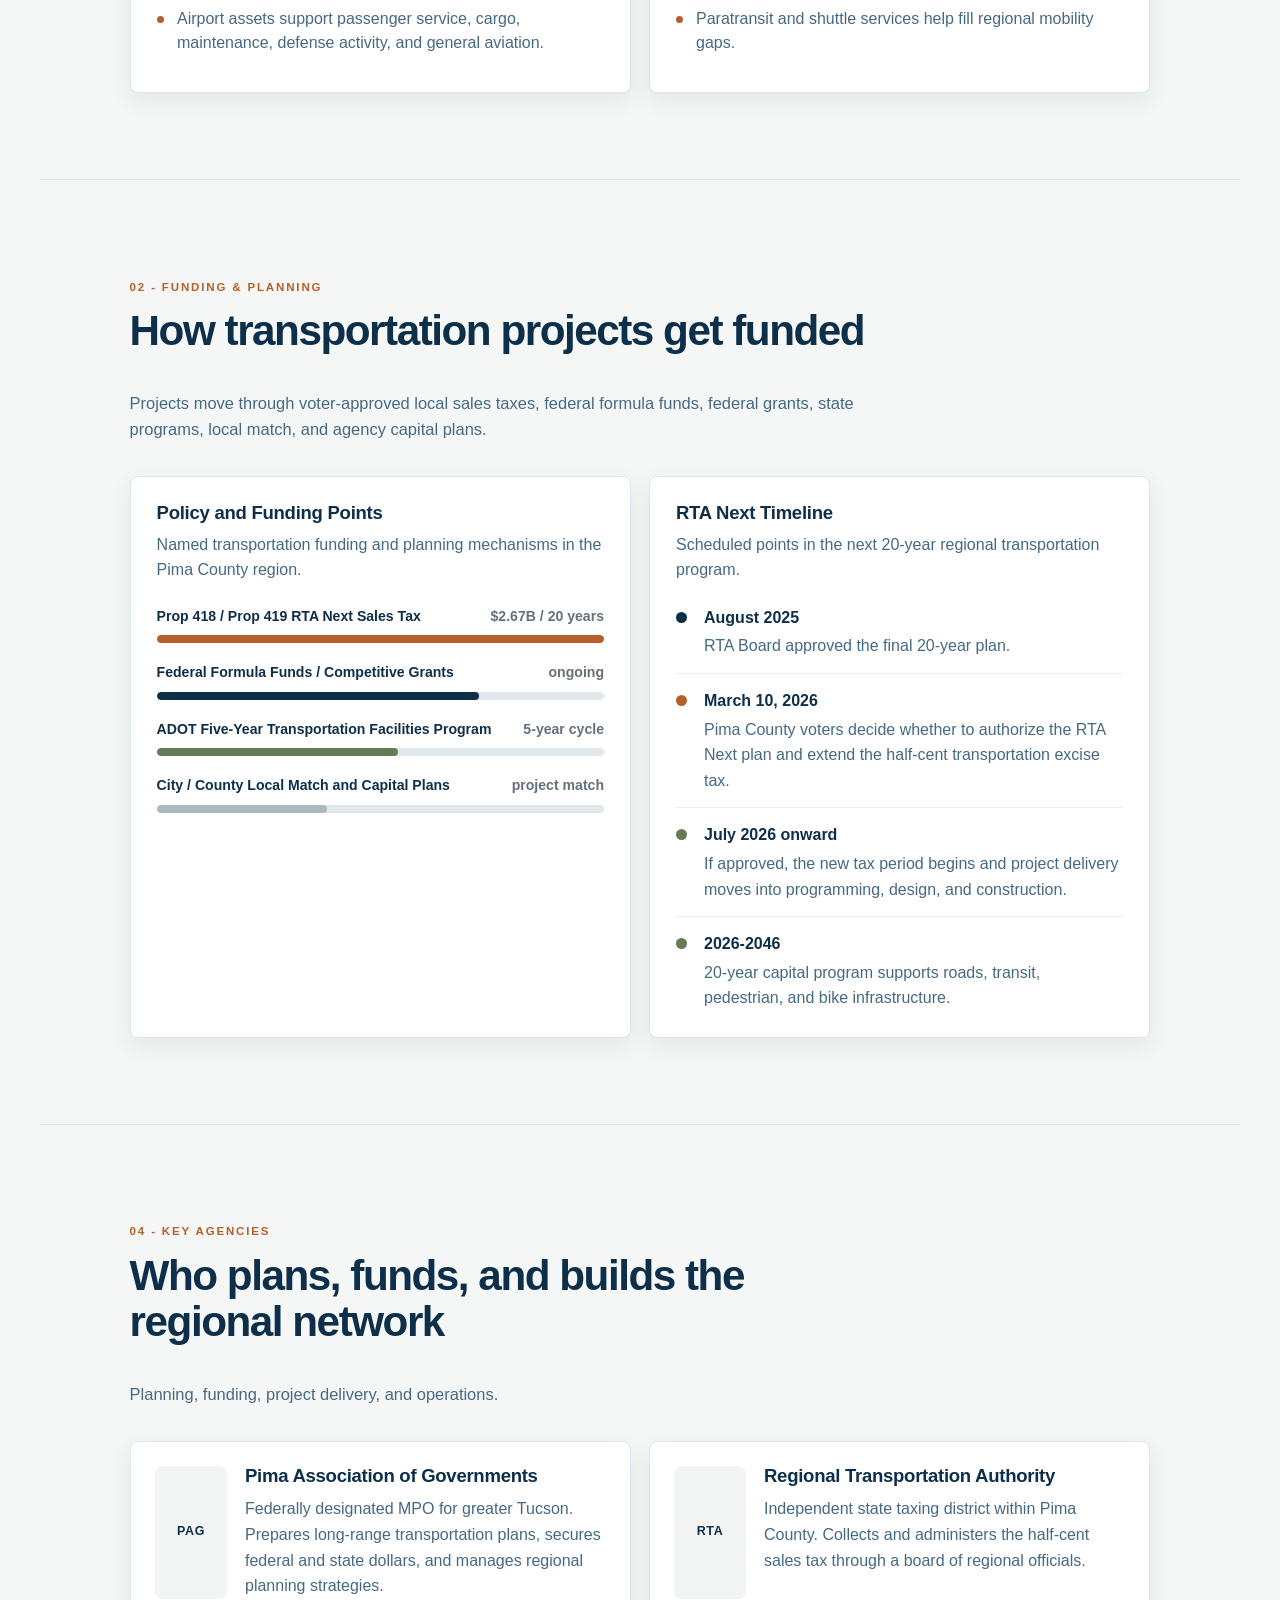
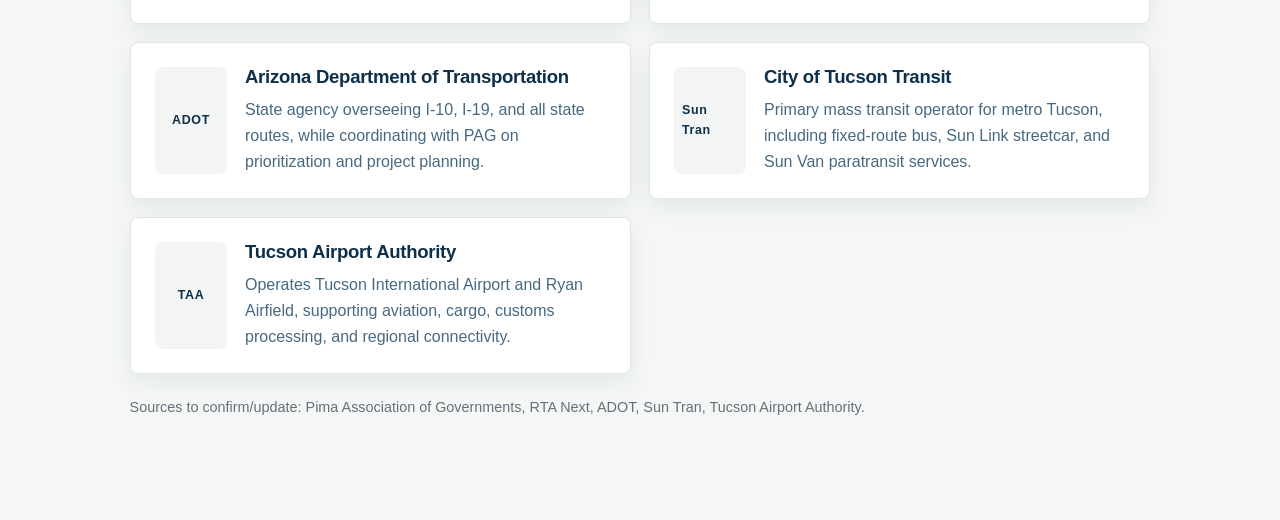
<file: transportation.html>
<!DOCTYPE html>
<html lang="en">
<head>
  <meta charset="UTF-8" />
  <meta name="viewport" content="width=device-width, initial-scale=1.0" />
  <title>Transportation | SALC Guide</title>
  <link rel="stylesheet" href="styles.css" />
</head>
<body>
  <header class="site-header">
    <a class="logo" href="index.html">SALC Guide</a>
    <nav class="nav-links simple-nav">
      <a href="index.html#key-issues">Back to Key Issues</a>
    </nav>
  </header>

  <main class="transport-brief">
    <section class="section issue-brief-section transport-hero">
      <div class="issue-brief-header">
        <p class="eyebrow">Transportation Brief</p>
        <h1>Transportation in Southern Arizona</h1>
        <p class="hero-text">
          Mobility, freight, transit, funding, and transportation agencies.
        </p>
      </div>

      <div class="transport-flow" aria-label="Transportation brief sections">
        <a class="transport-flow-card" href="#network">
          <span>01</span>
          <strong>Regional Network</strong>
        </a>
        <a class="transport-flow-card" href="#funding">
          <span>02</span>
          <strong>Funding Architecture</strong>
        </a>
        <a class="transport-flow-card" href="#milestones">
          <span>03</span>
          <strong>RTA Timeline</strong>
        </a>
        <a class="transport-flow-card" href="#agencies">
          <span>04</span>
          <strong>Key Agencies</strong>
        </a>
      </div>
    </section>

    <section id="network" class="section issue-brief-section transport-section">
      <div class="section-heading">
        <p class="eyebrow">01 - Regional Network</p>
        <h2>How people, goods, and investment move through the region</h2>
        <p>The regional system includes interstate corridors, border ports, rail, airport facilities, transit routes, local streets, and bike and pedestrian infrastructure.</p>
      </div>

      <div class="transport-card-grid">
        <article id="highways" class="transport-card">
          <div class="transport-card-header">
            <span class="transport-kicker">Corridors</span>
            <h3>Highway Network</h3>
          </div>
          <div class="pill-list">
            <span class="pill">I-10</span>
            <span class="pill">I-19</span>
            <span class="pill">I-8</span>
          </div>
          <ul class="detail-list">
            <li>I-10 connects Tucson to Phoenix, Los Angeles, El Paso, and Houston.</li>
            <li>I-19 links Tucson to Nogales and the US-Mexico trade corridor.</li>
            <li>Freight movement depends on truck access, interchange capacity, inspection capacity, and pavement condition.</li>
          </ul>
        </article>

        <article id="ports-rail" class="transport-card">
          <div class="transport-card-header">
            <span class="transport-kicker">Trade</span>
            <h3>Ports of Entry & Rail</h3>
          </div>
          <div class="pill-list">
            <span class="pill">Mariposa Port</span>
            <span class="pill">Port of Tucson</span>
            <span class="pill">Union Pacific</span>
          </div>
          <ul class="detail-list">
            <li>Mariposa Port of Entry is a major US-Mexico commercial gateway.</li>
            <li>Nogales is a major rail gateway by loaded container volume.</li>
            <li>Port of Tucson supports inland intermodal and Foreign Trade Zone activity.</li>
          </ul>
        </article>

        <article id="aviation" class="transport-card">
          <div class="transport-card-header">
            <span class="transport-kicker">Aviation</span>
            <h3>Airport Network</h3>
          </div>
          <div class="pill-list">
            <span class="pill">TUS</span>
            <span class="pill">Ryan Airfield</span>
            <span class="pill">Marana Regional</span>
          </div>
          <ul class="detail-list">
            <li>Tucson International Airport anchors commercial and cargo aviation.</li>
            <li>Ryan Airfield and Marana Regional support general aviation demand.</li>
            <li>Airport assets support passenger service, cargo, maintenance, defense activity, and general aviation.</li>
          </ul>
        </article>

        <article id="transit" class="transport-card">
          <div class="transport-card-header">
            <span class="transport-kicker">Mobility</span>
            <h3>Public Transit System</h3>
          </div>
          <div class="pill-list">
            <span class="pill">Sun Tran</span>
            <span class="pill">Sun Link</span>
            <span class="pill">Sun Van</span>
          </div>
          <ul class="detail-list">
            <li>Sun Tran provides fixed-route bus service across metro Tucson.</li>
            <li>Sun Link connects the University of Arizona, Downtown, and 4th Avenue.</li>
            <li>Paratransit and shuttle services help fill regional mobility gaps.</li>
          </ul>
        </article>
      </div>
    </section>

    <section id="funding" class="section issue-brief-section transport-section">
      <div class="section-heading">
        <p class="eyebrow">02 - Funding & Planning</p>
        <h2>How transportation projects get funded</h2>
        <p>Projects move through voter-approved local sales taxes, federal formula funds, federal grants, state programs, local match, and agency capital plans.</p>
      </div>

      <div class="transport-two-column">
        <article class="transport-panel">
          <h3>Policy and Funding Points</h3>
          <p class="panel-subtitle">Named transportation funding and planning mechanisms in the Pima County region.</p>

          <div class="bar-item">
            <div class="bar-item-header">
              <span class="name">Prop 418 / Prop 419 RTA Next Sales Tax</span>
              <span class="amt">$2.67B / 20 years</span>
            </div>
            <div class="bar-track"><div class="bar-fill copper-fill" style="width:100%;"></div></div>
          </div>

          <div class="bar-item">
            <div class="bar-item-header">
              <span class="name">Federal Formula Funds / Competitive Grants</span>
              <span class="amt">ongoing</span>
            </div>
            <div class="bar-track"><div class="bar-fill navy-fill" style="width:72%;"></div></div>
          </div>

          <div class="bar-item">
            <div class="bar-item-header">
              <span class="name">ADOT Five-Year Transportation Facilities Program</span>
              <span class="amt">5-year cycle</span>
            </div>
            <div class="bar-track"><div class="bar-fill green-fill" style="width:54%;"></div></div>
          </div>

          <div class="bar-item">
            <div class="bar-item-header">
              <span class="name">City / County Local Match and Capital Plans</span>
              <span class="amt">project match</span>
            </div>
            <div class="bar-track"><div class="bar-fill gray-fill" style="width:38%;"></div></div>
          </div>
        </article>

        <article id="milestones" class="transport-panel">
          <h3>RTA Next Timeline</h3>
          <p class="panel-subtitle">Scheduled points in the next 20-year regional transportation program.</p>

          <div class="timeline">
            <div class="timeline-item">
              <span class="timeline-dot done"></span>
              <div>
                <strong>August 2025</strong>
                <p>RTA Board approved the final 20-year plan.</p>
              </div>
            </div>
            <div class="timeline-item">
              <span class="timeline-dot active"></span>
              <div>
                <strong>March 10, 2026</strong>
                <p>Pima County voters decide whether to authorize the RTA Next plan and extend the half-cent transportation excise tax.</p>
              </div>
            </div>
            <div class="timeline-item">
              <span class="timeline-dot future"></span>
              <div>
                <strong>July 2026 onward</strong>
                <p>If approved, the new tax period begins and project delivery moves into programming, design, and construction.</p>
              </div>
            </div>
            <div class="timeline-item">
              <span class="timeline-dot future"></span>
              <div>
                <strong>2026-2046</strong>
                <p>20-year capital program supports roads, transit, pedestrian, and bike infrastructure.</p>
              </div>
            </div>
          </div>
        </article>
      </div>
    </section>

    <section id="agencies" class="section issue-brief-section transport-section">
      <div class="section-heading">
        <p class="eyebrow">04 - Key Agencies</p>
        <h2>Who plans, funds, and builds the regional network</h2>
        <p>Planning, funding, project delivery, and operations.</p>
      </div>

      <div class="agency-grid">
        <article class="agency-card">
          <span class="agency-abbr">PAG</span>
          <div>
            <h3>Pima Association of Governments</h3>
            <p>Federally designated MPO for greater Tucson. Prepares long-range transportation plans, secures federal and state dollars, and manages regional planning strategies.</p>
          </div>
        </article>

        <article class="agency-card">
          <span class="agency-abbr">RTA</span>
          <div>
            <h3>Regional Transportation Authority</h3>
            <p>Independent state taxing district within Pima County. Collects and administers the half-cent sales tax through a board of regional officials.</p>
          </div>
        </article>

        <article class="agency-card">
          <span class="agency-abbr">ADOT</span>
          <div>
            <h3>Arizona Department of Transportation</h3>
            <p>State agency overseeing I-10, I-19, and all state routes, while coordinating with PAG on prioritization and project planning.</p>
          </div>
        </article>

        <article class="agency-card">
          <span class="agency-abbr">Sun Tran</span>
          <div>
            <h3>City of Tucson Transit</h3>
            <p>Primary mass transit operator for metro Tucson, including fixed-route bus, Sun Link streetcar, and Sun Van paratransit services.</p>
          </div>
        </article>

        <article class="agency-card">
          <span class="agency-abbr">TAA</span>
          <div>
            <h3>Tucson Airport Authority</h3>
            <p>Operates Tucson International Airport and Ryan Airfield, supporting aviation, cargo, customs processing, and regional connectivity.</p>
          </div>
        </article>
      </div>

      <p class="source-note">Sources to confirm/update: Pima Association of Governments, RTA Next, ADOT, Sun Tran, Tucson Airport Authority.</p>
    </section>
  </main>

  <script src="script.js"></script>
</body>
</html>
</file>
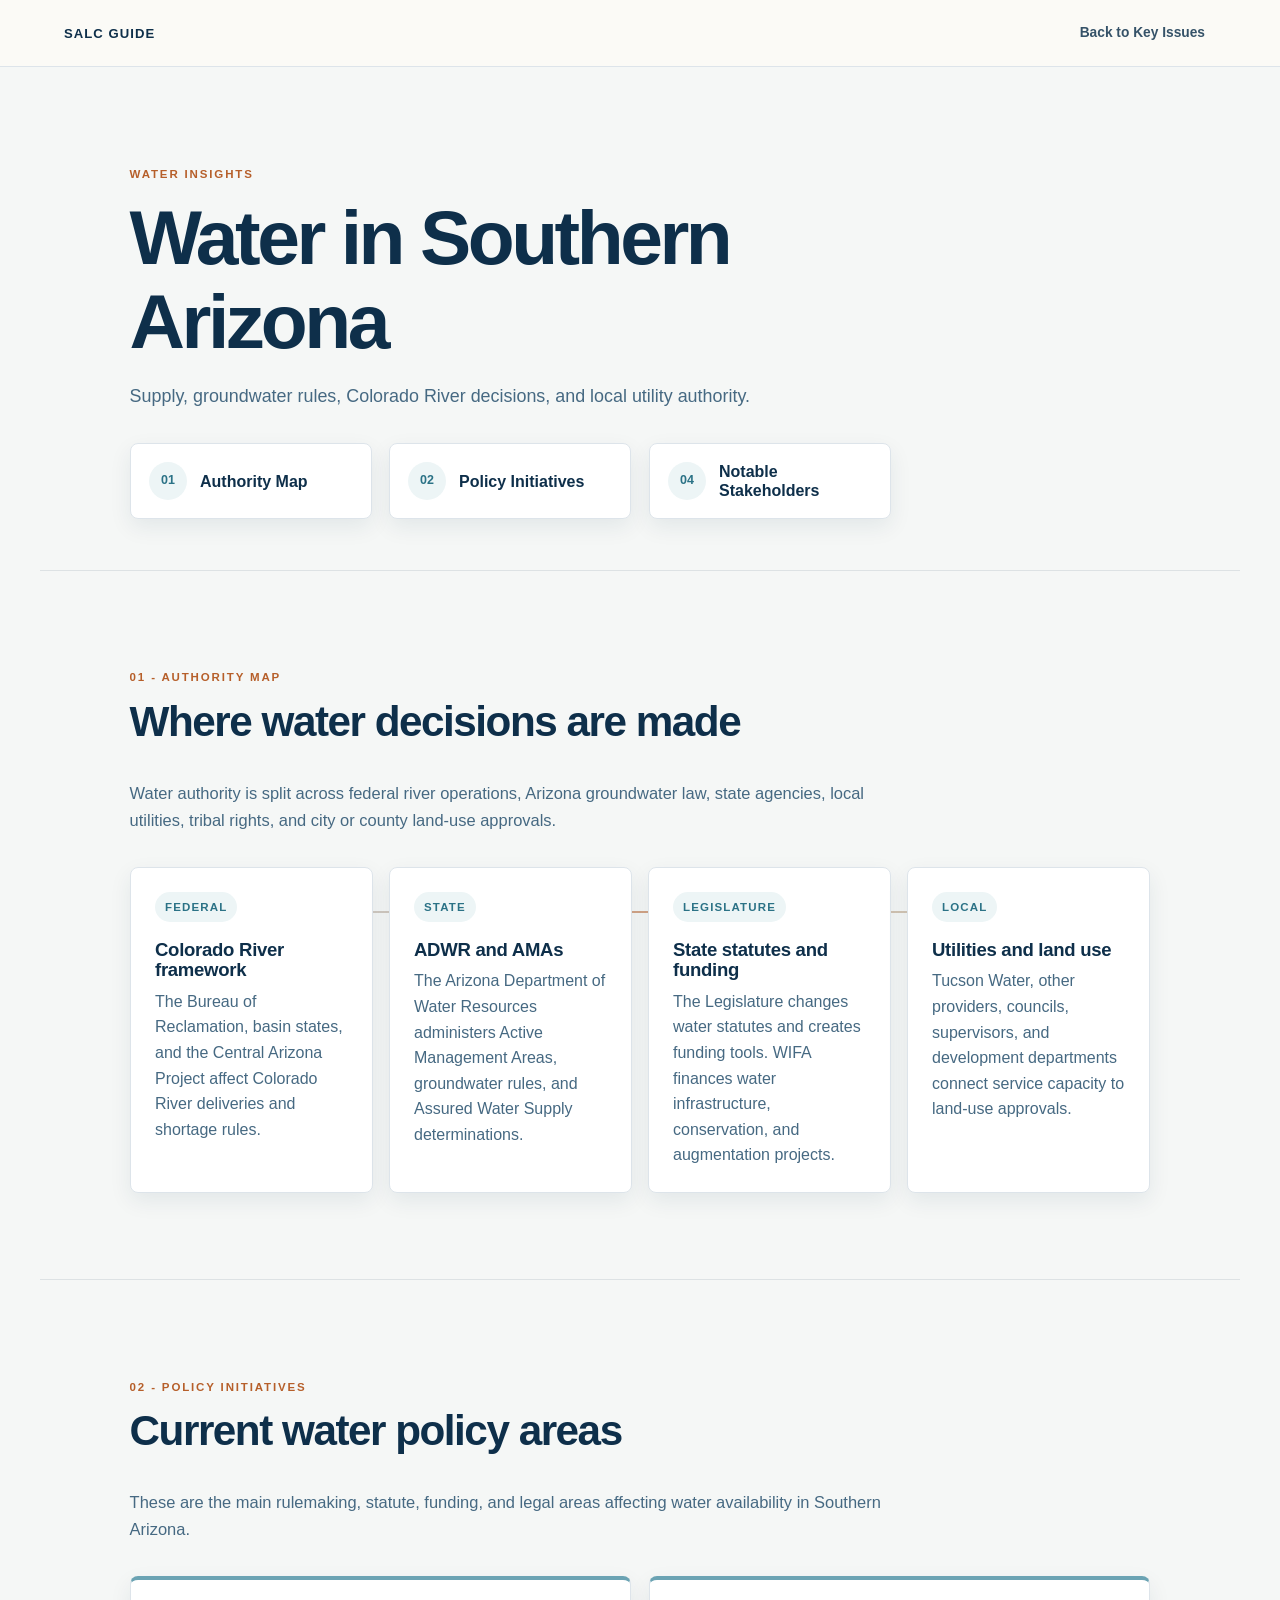
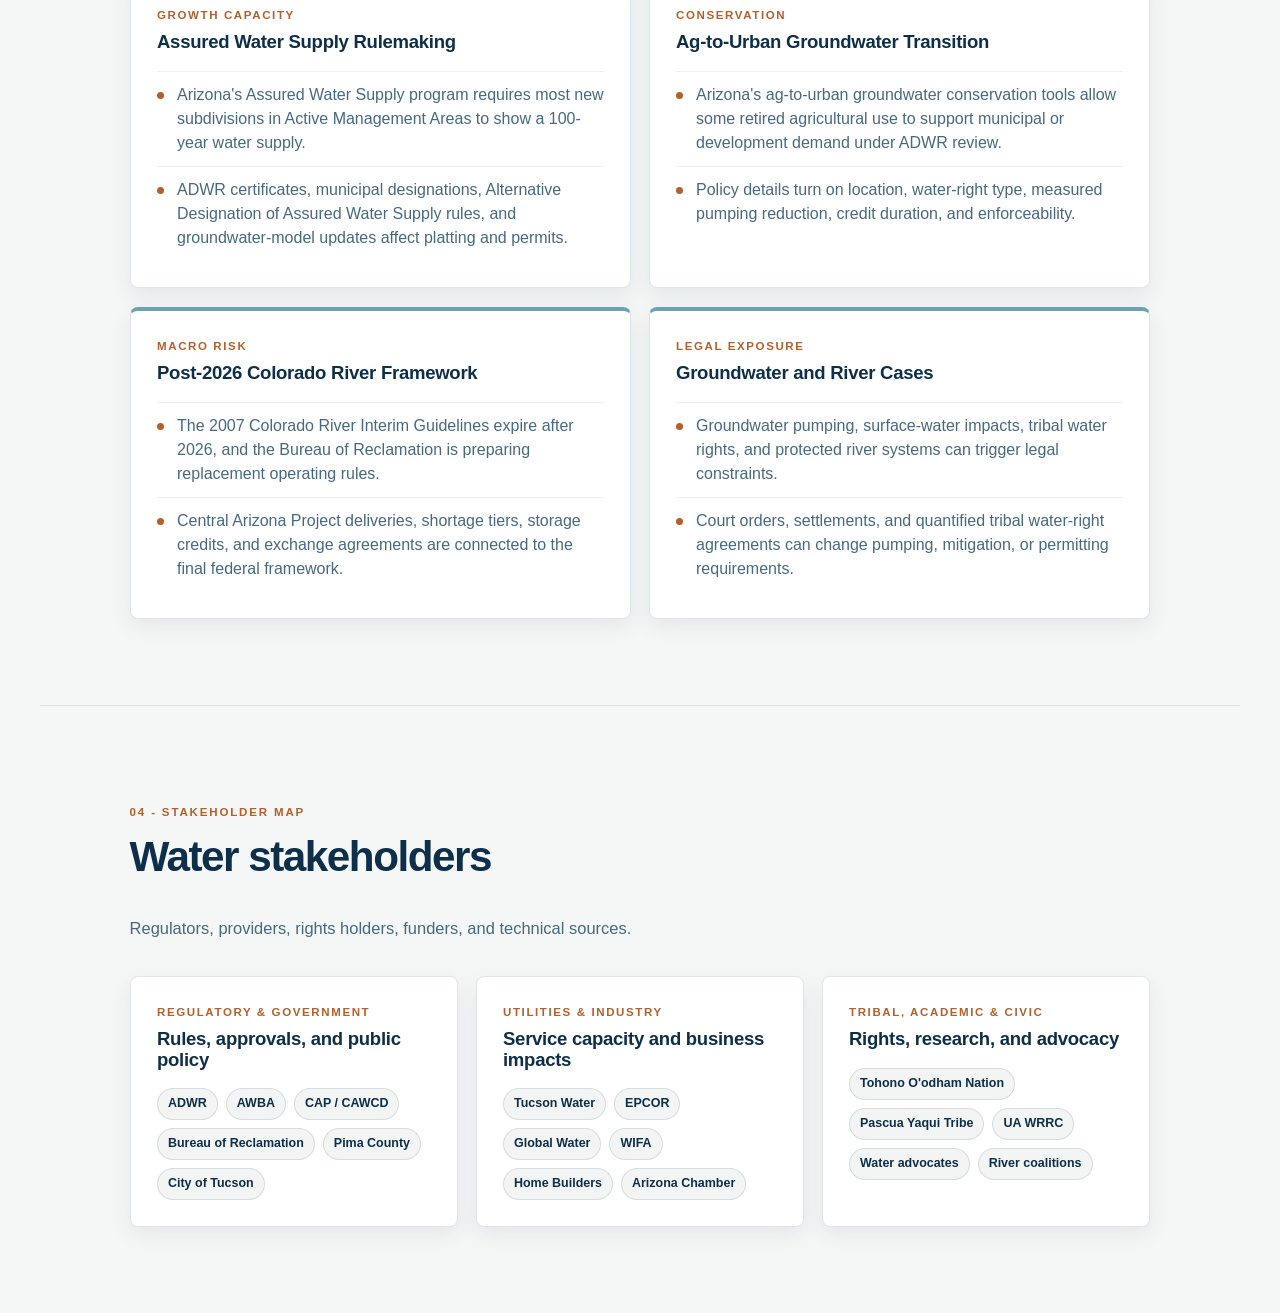
<file: water.html>
<!DOCTYPE html>
<html lang="en">
<head>
  <meta charset="UTF-8" />
  <meta name="viewport" content="width=device-width, initial-scale=1.0" />
  <title>Water | SALC Guide</title>
  <link rel="stylesheet" href="styles.css" />
</head>
<body>
  <header class="site-header">
    <a class="logo" href="index.html">SALC Guide</a>
    <nav class="nav-links simple-nav">
      <a href="index.html#key-issues">Back to Key Issues</a>
    </nav>
  </header>

  <main class="water brief">
    <section class="section issue-brief-section water-hero">
      <div class="issue-brief-header">
        <p class="eyebrow">Water Insights</p>
        <h1>Water in Southern Arizona</h1>
        <p class="hero-text">
         Supply, groundwater rules, Colorado River decisions, and local utility authority.
        </p>
      </div>

      <div class="water-flow" aria-label="Water brief sections">
        <a class="water-flow-card" href="#policy-flow">
          <span>01</span>
          <strong>Authority Map</strong>
        </a>
        <a class="water-flow-card" href="#decisions">
          <span>02</span>
          <strong>Policy Initiatives</strong>
        </a>
        <a class="water-flow-card" href="#stakeholders">
          <span>04</span>
          <strong>Notable Stakeholders</strong>
        </a>
      </div>
    </section>

    <section id="policy-flow" class="section issue-brief-section water-section">
      <div class="section-heading">
        <p class="eyebrow">01 - Authority Map</p>
        <h2>Where water decisions are made</h2>
        <p>Water authority is split across federal river operations, Arizona groundwater law, state agencies, local utilities, tribal rights, and city or county land-use approvals.</p>
      </div>

      <div class="water-pipeline" aria-label="Water governance decision flow">
        <article class="water-flow-step">
          <span>Federal</span>
          <h3>Colorado River framework</h3>
          <p>The Bureau of Reclamation, basin states, and the Central Arizona Project affect Colorado River deliveries and shortage rules.</p>
        </article>

        <article class="water-flow-step">
          <span>State</span>
          <h3>ADWR and AMAs</h3>
          <p>The Arizona Department of Water Resources administers Active Management Areas, groundwater rules, and Assured Water Supply determinations.</p>
        </article>

        <article class="water-flow-step">
          <span>Legislature</span>
          <h3>State statutes and funding</h3>
          <p>The Legislature changes water statutes and creates funding tools. WIFA finances water infrastructure, conservation, and augmentation projects.</p>
        </article>

        <article class="water-flow-step">
          <span>Local</span>
          <h3>Utilities and land use</h3>
          <p>Tucson Water, other providers, councils, supervisors, and development departments connect service capacity to land-use approvals.</p>
        </article>
      </div>
    </section>

    <section id="decisions" class="section issue-brief-section water-section">
      <div class="section-heading">
        <p class="eyebrow">02 - Policy Initiatives</p>
        <h2>Current water policy areas</h2>
        <p>These are the main rulemaking, statute, funding, and legal areas affecting water availability in Southern Arizona.</p>
      </div>

      <div class="water-card-grid">
        <article class="water-card">
          <div class="transport-card-header">
            <span class="transport-kicker">Growth Capacity</span>
            <h3>Assured Water Supply Rulemaking</h3>
          </div>
          <ul class="detail-list">
            <li>Arizona's Assured Water Supply program requires most new subdivisions in Active Management Areas to show a 100-year water supply.</li>
            <li>ADWR certificates, municipal designations, Alternative Designation of Assured Water Supply rules, and groundwater-model updates affect platting and permits.</li>
          </ul>
        </article>

        <article class="water-card">
          <div class="transport-card-header">
            <span class="transport-kicker">Conservation</span>
            <h3>Ag-to-Urban Groundwater Transition</h3>
          </div>
          <ul class="detail-list">
            <li>Arizona's ag-to-urban groundwater conservation tools allow some retired agricultural use to support municipal or development demand under ADWR review.</li>
            <li>Policy details turn on location, water-right type, measured pumping reduction, credit duration, and enforceability.</li>
          </ul>
        </article>

        <article class="water-card">
          <div class="transport-card-header">
            <span class="transport-kicker">Macro Risk</span>
            <h3>Post-2026 Colorado River Framework</h3>
          </div>
          <ul class="detail-list">
            <li>The 2007 Colorado River Interim Guidelines expire after 2026, and the Bureau of Reclamation is preparing replacement operating rules.</li>
            <li>Central Arizona Project deliveries, shortage tiers, storage credits, and exchange agreements are connected to the final federal framework.</li>
          </ul>
        </article>

        <article class="water-card">
          <div class="transport-card-header">
            <span class="transport-kicker">Legal Exposure</span>
            <h3>Groundwater and River Cases</h3>
          </div>
          <ul class="detail-list">
            <li>Groundwater pumping, surface-water impacts, tribal water rights, and protected river systems can trigger legal constraints.</li>
            <li>Court orders, settlements, and quantified tribal water-right agreements can change pumping, mitigation, or permitting requirements.</li>
          </ul>
        </article>
      </div>
    </section>

    <section id="stakeholders" class="section issue-brief-section water-section">
      <div class="section-heading">
        <p class="eyebrow">04 - Stakeholder Map</p>
        <h2>Water stakeholders</h2>
        <p>Regulators, providers, rights holders, funders, and technical sources.</p>
      </div>

      <div class="stakeholder-map">
        <article class="stakeholder-card">
          <span class="transport-kicker">Regulatory & Government</span>
          <h3>Rules, approvals, and public policy</h3>
          <div class="pill-list">
            <span class="pill">ADWR</span>
            <span class="pill">AWBA</span>
            <span class="pill">CAP / CAWCD</span>
            <span class="pill">Bureau of Reclamation</span>
            <span class="pill">Pima County</span>
            <span class="pill">City of Tucson</span>
          </div>
        </article>

        <article class="stakeholder-card">
          <span class="transport-kicker">Utilities & Industry</span>
          <h3>Service capacity and business impacts</h3>
          <div class="pill-list">
            <span class="pill">Tucson Water</span>
            <span class="pill">EPCOR</span>
            <span class="pill">Global Water</span>
            <span class="pill">WIFA</span>
            <span class="pill">Home Builders</span>
            <span class="pill">Arizona Chamber</span>
          </div>
        </article>

        <article class="stakeholder-card">
          <span class="transport-kicker">Tribal, Academic & Civic</span>
          <h3>Rights, research, and advocacy</h3>
          <div class="pill-list">
            <span class="pill">Tohono O'odham Nation</span>
            <span class="pill">Pascua Yaqui Tribe</span>
            <span class="pill">UA WRRC</span>
            <span class="pill">Water advocates</span>
            <span class="pill">River coalitions</span>
          </div>
        </article>
      </div>
    </section>

  </main>

  <script src="script.js"></script>
</body>
</html>
</file>
<file: styles.css>
:root {
  --navy: #0E2F4A;
  --blue: #466982;
  --sand: #F4EFE3;
  --cream: #FBFAF6;
  --paper: #FFFFFF;
  --copper: #B65F2A;
  --green: #667A55;
  --text: #1E2A33;
  --muted: #65707A;
  --border: #DDE4EA;
  --shadow: 0 16px 36px rgba(14, 47, 74, 0.10);
  --shadow-soft: 0 8px 22px rgba(14, 47, 74, 0.08);
}

* {
  box-sizing: border-box;
}

html {
  scroll-behavior: smooth;
}

body {
  margin: 0;
  font-family: Inter, "Aptos", "Segoe UI", Arial, sans-serif;
  color: var(--text);
  background: #F5F7F6;
  line-height: 1.6;
}

a {
  color: inherit;
  text-decoration: none;
}

/* HEADER */

.site-header {
  position: sticky;
  top: 0;
  z-index: 20;
  display: flex;
  justify-content: space-between;
  align-items: center;
  padding: 14px 5vw;
  background: rgba(251, 250, 246, 0.94);
  backdrop-filter: blur(12px);
  border-bottom: 1px solid var(--border);
}

.logo {
  font-size: 0.82rem;
  font-weight: 900;
  color: var(--navy);
  letter-spacing: 0.08em;
  text-transform: uppercase;
}

.nav-links {
  display: flex;
  gap: 8px;
  font-size: 0.86rem;
  font-weight: 750;
}

.nav-links a {
  border-radius: 999px;
  padding: 8px 11px;
  color: #355268;
  transition: background 0.2s ease, color 0.2s ease;
}

.nav-links a:hover {
  background: rgba(182, 95, 42, 0.10);
  color: var(--copper);
}

.menu-toggle {
  display: none;
  background: none;
  border: 0;
  font-size: 1.5rem;
}

/* GLOBAL */

.section {
  padding: 86px 7vw;
  scroll-margin-top: 72px;
}

.light-section {
  background: #EEF2EE;
  border-block: 1px solid rgba(14, 47, 74, 0.08);
}

.eyebrow {
  color: var(--copper);
  text-transform: uppercase;
  letter-spacing: 0.16em;
  font-size: 0.72rem;
  font-weight: 800;
  margin-bottom: 12px;
}

h1,
h2,
h3 {
  line-height: 1.1;
  color: var(--navy);
  margin-top: 0;
}

h1 {
  font-size: clamp(2.6rem, 5.2vw, 5rem);
  letter-spacing: -0.045em;
  margin-bottom: 18px;
}

h2 {
  font-size: clamp(1.85rem, 3.3vw, 3rem);
  letter-spacing: -0.035em;
}

h3 {
  font-size: 1.16rem;
  letter-spacing: -0.015em;
}

.section-heading {
  max-width: 760px;
  margin-bottom: 34px;
}

.section-heading p:not(.eyebrow) {
  color: var(--blue);
  font-size: 1.03rem;
}

.section-heading.centered {
  text-align: center;
  margin-left: auto;
  margin-right: auto;
}

.panel,
.dashboard-card,
.issue-card,
.stat-card,
.hero-card {
  background: white;
  border: 1px solid var(--border);
  border-radius: 8px;
  box-shadow: var(--shadow);
}

.panel {
  padding: 28px;
}

.interactive-card {
  --pointer-x: 50%;
  --pointer-y: 50%;
  position: relative;
  overflow: hidden;
  isolation: isolate;
  outline: none;
  will-change: transform;
}

.interactive-card::before {
  content: "";
  position: absolute;
  inset: 0;
  z-index: 0;
  background: radial-gradient(
    circle at var(--pointer-x) var(--pointer-y),
    rgba(182, 95, 42, 0.13),
    transparent 42%
  );
  opacity: 0;
  transition: opacity 0.2s ease;
  pointer-events: none;
}

.interactive-card > * {
  position: relative;
  z-index: 1;
}

.interactive-card:hover::before,
.interactive-card:focus-visible::before,
.interactive-card.is-selected::before {
  opacity: 1;
}

.interactive-card:focus-visible {
  box-shadow: 0 0 0 4px rgba(184, 107, 50, 0.24), var(--shadow);
}

.interactive-card.is-pressed {
  transform: translateY(-1px) scale(0.99);
}

.interactive-card.is-selected {
  border-color: var(--copper);
  box-shadow: 0 18px 44px rgba(182, 95, 42, 0.18);
}

.reveal-on-scroll {
  opacity: 0;
  transform: translateY(18px);
  transition: opacity .55s ease, transform .55s ease;
}

.reveal-on-scroll.is-visible {
  opacity: 1;
  transform: translateY(0);
}

/* HERO */

.hero {
  min-height: 76vh;
  display: grid;
  grid-template-columns: minmax(0, 1.25fr) minmax(300px, 0.75fr);
  gap: 56px;
  align-items: center;
  background:
    linear-gradient(135deg, rgba(182, 95, 42, 0.09), transparent 36%),
    linear-gradient(90deg, rgba(14, 47, 74, 0.045) 1px, transparent 1px),
    linear-gradient(180deg, #FBFAF6 0%, #F2F5F4 100%);
  background-size: 72px 72px, auto;
  border-bottom: 1px solid rgba(14, 47, 74, 0.10);
}

.hero-copy {
  max-width: 850px;
}

.hero-text {
  font-size: clamp(1.08rem, 1.4vw, 1.28rem);
  max-width: 720px;
  color: var(--blue);
  line-height: 1.65;
}

.button-row {
  display: flex;
  gap: 14px;
  flex-wrap: wrap;
  margin-top: 32px;
}

.button,
button.learn-more {
  display: inline-block;
  border-radius: 8px;
  padding: 12px 18px;
  font-weight: 800;
  border: 1px solid var(--navy);
  cursor: pointer;
  transition: transform 0.2s ease, box-shadow 0.2s ease, background 0.2s ease;
}

.button:hover,
button.learn-more:hover {
  transform: translateY(-2px);
  box-shadow: var(--shadow-soft);
}

.primary {
  background: var(--navy);
  color: white;
}

.secondary {
  background: rgba(255, 255, 255, 0.74);
  color: var(--navy);
}

.hero-card {
  padding: 28px;
  display: grid;
  gap: 10px;
  border-top: 4px solid var(--copper);
}

.hero-card h2 {
  font-size: 1.15rem;
  letter-spacing: 0.04em;
  text-transform: uppercase;
  margin-bottom: 8px;
}

.hero-card a {
  padding: 13px 14px;
  border-radius: 8px;
  background: #F3F6F5;
  border: 1px solid rgba(14, 47, 74, 0.08);
  font-weight: 800;
  color: #24475F;
  transition: background 0.2s ease, color 0.2s ease, transform 0.2s ease;
}

.hero-card a:hover {
  background: rgba(182, 95, 42, 0.10);
  color: var(--copper);
  transform: translateX(3px);
}

/* MAP */

.map-placeholder {
  position: relative;
  min-height: 520px;
  border-radius: 8px;
  overflow: hidden;
  background: linear-gradient(135deg, #d8c5a1, #f2e8d5 55%, #c8d4bd);
  border: 3px solid white;
  box-shadow: var(--shadow);
}

.map-placeholder::before {
  content: "Placeholder Regional Map";
  position: absolute;
  inset: 30px;
  border: 2px dashed rgba(16, 42, 67, 0.28);
  display: grid;
  place-items: center;
  color: rgba(16, 42, 67, 0.35);
  font-size: 2rem;
  font-weight: 900;
}

.map-label {
  position: absolute;
  background: var(--navy);
  color: white;
  padding: 10px 14px;
  border-radius: 999px;
  font-weight: 800;
  box-shadow: var(--shadow);
}

.map-label:hover {
  background: var(--copper);
}

.regional-snapshot-panel {
  max-width: 920px;
  margin: 34px auto 0;
}

.map-panel {
  background: var(--paper);
  border: 1px solid var(--border);
  border-radius: 8px;
  box-shadow: var(--shadow-soft);
}

.map-panel h3 {
  margin: 0;
}

.map-panel {
  padding: 18px;
}

.map-panel-header {
  display: flex;
  align-items: center;
  justify-content: space-between;
  gap: 16px;
  margin-bottom: 14px;
  padding: 4px 4px 0;
}

.clickable-map {
  position: relative;
  margin: 0;
  padding: 12px;
  background:
    linear-gradient(180deg, rgba(245, 247, 246, .88), rgba(251, 250, 246, .95)),
    var(--sand);
  border: 1px solid rgba(14, 47, 74, .09);
  border-radius: 8px;
  box-shadow: inset 0 0 0 1px rgba(255, 255, 255, .62);
}

.clickable-map img {
  width: 100%;
  display: block;
  border-radius: 8px;
  filter: saturate(.92) contrast(1.03);
}

.map-zone {
  position: absolute;
  display: block;
  background: transparent;
  border: 2px solid transparent;
  border-radius: 999px;
  z-index: 10;
  transition: background .2s ease, border-color .2s ease, box-shadow .2s ease, transform .2s ease;
}

.map-zone:hover,
.map-zone:focus-visible {
  background: rgba(182, 95, 42, .16);
  border-color: rgba(182, 95, 42, .65);
  box-shadow: 0 0 0 4px rgba(182, 95, 42, .12);
  outline: none;
  transform: scale(1.02);
}

/* Clickable map zones */

.tucson {
  left: 30%;
  top: 28%;
  width: 18%;
  height: 14%;
}

.south-tucson {
  left: 35%;
  top: 44%;
  width: 5%;
  height: 7%;
}

.marana {
  left: 18%;
  top: 8%;
  width: 12%;
  height: 12%;
}

.oro-valley {
  left: 35%;
  top: 12%;
  width: 14%;
  height: 10%;
}

.sahuarita {
  left: 33%;
  top: 53%;
  width: 10%;
  height: 28%;
}

.pima-county {
  left: 15%;
  top: 20%;
  width: 15%;
  height: 60%;
  z-index: 1;
}

/* GOVERNANCE FLOW */

.governance-layout {
  display: grid;
  grid-template-columns: minmax(0, 1fr) 320px;
  gap: 24px;
  align-items: start;
  max-width: 1180px;
  margin: 38px auto 0;
}

.governance-flow-board {
  display: grid;
  grid-template-columns: repeat(4, minmax(0, 1fr));
  gap: 14px;
  position: relative;
}

.governance-stage {
  position: relative;
  display: grid;
  align-content: start;
  gap: 10px;
  min-height: 410px;
  padding: 16px;
  border: 1px solid rgba(14, 47, 74, 0.10);
  border-radius: 8px;
  background: rgba(255, 255, 255, 0.72);
}

.stage-heading {
  display: flex;
  min-height: 128px;
  flex-direction: column;
  gap: 8px;
}

.stage-heading span {
  display: inline-grid;
  place-items: center;
  width: 36px;
  height: 36px;
  margin-bottom: 10px;
  border-radius: 999px;
  background: var(--navy);
  color: var(--navy);
  color: white;
  font-size: .8rem;
  font-weight: 900;
  box-shadow: 0 0 0 7px #F5F7F6;
}

.stage-heading h3 {
  margin: 0;
  font-size: 1.02rem;
  letter-spacing: 0;
}

.stage-heading p {
  margin: 0;
  color: #60707C;
  font-size: .82rem;
  line-height: 1.45;
}

.governance-node {
  min-height: 82px;
  padding: 14px;
  text-align: left;
  background: white;
  border: 1px solid rgba(14, 47, 74, 0.10);
  border-radius: 8px;
  box-shadow: none;
  color: var(--text);
  font: inherit;
  cursor: pointer;
  appearance: none;
  transition: background .2s ease, border-color .2s ease, box-shadow .2s ease;
}

.governance-node:hover,
.governance-node:focus-visible,
.governance-node.is-selected {
  border-color: rgba(182, 95, 42, 0.45);
  box-shadow: 0 8px 18px rgba(14, 47, 74, 0.08);
  outline: none;
}

.governance-node.is-selected {
  background: #FFFCF7;
}

.governance-node strong {
  display: block;
  color: var(--navy);
  font-size: .95rem;
  line-height: 1.2;
}

.governance-node small {
  display: block;
  margin-top: 5px;
  color: var(--muted);
  font-size: .79rem;
  line-height: 1.45;
}

.governance-detail-panel {
  position: sticky;
  top: 92px;
  padding: 24px;
  background: white;
  border: 1px solid rgba(14, 47, 74, 0.12);
  border-radius: 8px;
  box-shadow: var(--shadow-soft);
}

.governance-detail-panel h3 {
  margin-bottom: 12px;
  font-size: 1.5rem;
}

.governance-detail-panel p {
  color: #435360;
}

.governance-next-step {
  margin-top: 20px;
  padding-top: 18px;
  border-top: 1px solid var(--border);
}

.governance-next-step span {
  color: var(--copper);
  font-size: .73rem;
  font-weight: 900;
  letter-spacing: .14em;
  text-transform: uppercase;
}

.governance-next-step p {
  margin-bottom: 0;
}

/* CARD GRIDS */

.card-grid,
.issue-grid,
.stat-grid {
  display: grid;
  gap: 18px;
}

.card-grid {
  grid-template-columns: repeat(3, minmax(0, 1fr));
}

.dashboard-card {
  min-height: 178px;
  padding: 24px;
  border-top: 4px solid rgba(102, 122, 85, 0.74);
  transition: transform 0.2s ease, box-shadow 0.2s ease, border-color 0.2s ease;
}

.dashboard-card h3 {
  margin-bottom: 12px;
}

.dashboard-card p {
  color: var(--blue);
  margin-bottom: 0;
}

.dashboard-card:hover {
  transform: translateY(-3px);
  box-shadow: 0 18px 38px rgba(14, 47, 74, 0.14);
  border-top-color: var(--copper);
}

.dashboard-card span {
  font-size: 2rem;
}

.small-link {
  color: var(--navy);
  font-weight: 800;
  display: inline-flex;
  align-items: center;
  margin-top: 10px;
  padding: 7px 10px;
  border: 1px solid rgba(14, 47, 74, .12);
  border-radius: 999px;
  background: rgba(255, 255, 255, .72);
  font-size: .82rem;
}

/* MUNICIPALITY DASHBOARDS */

.dashboard-section {
  position: relative;
  max-width: none;
  width: 100%;
  margin: 0;
  padding: 66px 7vw 76px;
  border-top: 1px solid rgba(14, 47, 74, 0.10);
  background: linear-gradient(180deg, #FBFAF6 0%, #F5F7F6 100%);
  overflow: hidden;
}

.dashboard-section:nth-of-type(even) {
  background: #F0F4F1;
}

.dashboard-section > * {
  position: relative;
  z-index: 1;
  max-width: 1250px;
  margin-left: auto;
  margin-right: auto;
}

.dashboard-hero {
  max-width: 920px;
  margin: 0 auto 1.35rem;
  padding-left: 18px;
  text-align: left;
  border-left: 3px solid var(--copper);
}

.dashboard-hero h2 {
  font-size: clamp(2rem, 3.8vw, 3.35rem);
  margin-bottom: 9px;
}

.dashboard-subtitle {
  max-width: 720px;
  margin: 0;
  color: var(--blue);
  font-size: 1rem;
}

.dashboard-layout {
  display: grid;
  grid-template-columns: minmax(240px, .9fr) minmax(0, 1.1fr);
  gap: 12px;
  margin-top: 1.5rem;
  margin-bottom: 12px;
}

.dashboard-layout.is-visible .profile-card {
  animation: dashboardCardIn .58s ease both;
}

.dashboard-layout.is-visible .profile-card:nth-child(2) {
  animation-delay: .06s;
}

.dashboard-layout.is-visible .profile-card:nth-child(3) {
  animation-delay: .12s;
}

.dashboard-layout.is-visible .profile-card:nth-child(4) {
  animation-delay: .18s;
}

@keyframes dashboardCardIn {
  from {
    opacity: .35;
    transform: translateY(14px);
  }

  to {
    opacity: 1;
    transform: translateY(0);
  }
}

.profile-card {
  min-height: 154px;
  padding: 1.25rem;
  display: flex;
  flex-direction: column;
  justify-content: center;
  align-items: center;
  color: var(--navy);
  text-align: center;
  background: white;
  border: 1px solid rgba(14, 47, 74, 0.10);
  border-radius: 8px;
  box-shadow: 0 6px 18px rgba(14, 47, 74, .06);
}

.profile-card h3 {
  margin-bottom: 8px;
  font-size: 1.02rem;
}

.profile-card p {
  color: var(--blue);
  margin-bottom: 0;
  font-size: .92rem;
  line-height: 1.45;
}

.population-card {
  align-items: flex-start;
  text-align: left;
  background: linear-gradient(135deg, #0E2F4A, #254E65 62%, #667A55);
  color: white;
}

.population-card * {
  color: white;
}

.big-number {
  font-size: clamp(2.5rem, 4vw, 3.45rem);
  font-weight: 900;
  line-height: 1;
}

.card-label {
  text-transform: uppercase;
  letter-spacing: .14em;
  font-size: .68rem;
  font-weight: 800;
}

.budget-summary-card {
  align-items: flex-start;
  text-align: left;
  border-top: 4px solid rgba(182, 95, 42, 0.7);
}

.dashboard-lower {
  display: grid;
  grid-template-columns: minmax(0, 1.05fr) minmax(280px, .95fr);
  gap: 12px;
}

.dashboard-lower .panel {
  min-height: 230px;
  border-radius: 8px;
  box-shadow: 0 6px 18px rgba(14, 47, 74, .06);
}

.dashboard-lower .panel h3,
.budget-detail h3 {
  font-size: 1.05rem;
  margin-bottom: 14px;
}

.officials-panel {
  display: grid;
  grid-template-columns: repeat(2, minmax(0, 1fr));
  gap: 10px;
}

.officials-panel h3 {
  grid-column: 1 / -1;
}

.official-chip {
  min-height: 76px;
  padding: .85rem;
  display: flex;
  flex-direction: column;
  justify-content: center;
  gap: 4px;
  color: var(--navy);
  background: #F7F7F1;
  border: 1px solid rgba(14, 47, 74, 0.08);
  border-radius: 8px;
  text-decoration: none;
  transition: transform .2s ease, border-color .2s ease, box-shadow .2s ease;
}

.official-chip span {
  color: var(--copper);
  font-size: .7rem;
  font-weight: 900;
  letter-spacing: .08em;
  text-transform: uppercase;
}

.official-chip strong {
  font-size: .96rem;
  line-height: 1.25;
}

.official-chip:hover,
.official-chip:focus-visible {
  transform: translateY(-2px);
  border-color: rgba(182, 95, 42, .38);
  box-shadow: 0 14px 28px rgba(14, 47, 74, .11);
}

.priority-panel button {
  display: block;
  width: 100%;
  margin: .55rem 0;
  padding: .78rem .9rem;
  border: 1px solid rgba(14, 47, 74, 0.08);
  border-radius: 8px;
  background: #F4F6F2;
  color: var(--navy);
  font-weight: 800;
  text-align: left;
  font-size: .9rem;
}

.mini-donut,
.large-donut,
.pie-chart {
  display: block;
  border-radius: 50%;
  background: conic-gradient(#0E2F4A 0 42%, #667A55 42% 66%, #B65F2A 66% 84%, #D8DEE2 84% 100%);
  position: relative;
}

.mini-donut {
  width: 80px;
  height: 80px;
  margin: 1rem auto;
}

.mini-donut::after {
  content: "";
  position: absolute;
  inset: 20px;
  background: white;
  border-radius: 50%;
}

.pie-chart {
  width: 150px;
  height: 150px;
  margin: 1rem auto;
}

.large-donut {
  width: 150px;
  height: 150px;
}

.large-donut::after {
  content: "";
  position: absolute;
  inset: 36px;
  background: white;
  border-radius: 50%;
}

.chart-legend i,
.dot {
  display: inline-block;
  width: 12px;
  height: 12px;
  border-radius: 50%;
  margin-right: .35rem;
}

.legend-blue,
.blue {
  background: #102A43;
}

.legend-green,
.green {
  background: #5C755E;
}

.legend-orange,
.orange {
  background: #B86B32;
}

.gray {
  background: #ddd;
}

.budget-detail {
  margin-top: 12px;
  border-radius: 8px;
  box-shadow: 0 6px 18px rgba(14, 47, 74, .06);
  background: rgba(255, 255, 255, .86);
}

.budget-chart-row {
  display: flex;
  justify-content: center;
  align-items: center;
  gap: 2rem;
  flex-wrap: wrap;
}

.budget-list {
  text-align: left;
}

.budget-bars {
  display: grid;
  gap: 10px;
}

.budget-bar {
  position: relative;
  overflow: hidden;
  min-height: 58px;
  display: flex;
  align-items: center;
  justify-content: space-between;
  gap: 14px;
  width: 100%;
  padding: .85rem .95rem;
  border: 1px solid rgba(14, 47, 74, 0.08);
  border-radius: 8px;
  background: #F4F6F2;
  color: var(--navy);
  text-align: left;
  cursor: pointer;
}

.budget-bar::before {
  content: "";
  position: absolute;
  inset: 0 auto 0 0;
  width: var(--bar-width);
  background: linear-gradient(90deg, rgba(102, 122, 85, .24), rgba(182, 95, 42, .18));
}

.budget-bar span,
.budget-bar strong {
  position: relative;
  z-index: 1;
}

.budget-bar span {
  font-size: .88rem;
  font-weight: 800;
}

.budget-bar strong {
  white-space: nowrap;
  color: var(--navy);
}

.budget-bar.is-selected {
  border-color: rgba(182, 95, 42, .55);
  box-shadow: inset 0 0 0 1px rgba(182, 95, 42, .2);
}

.dashboard-source-row {
  display: flex;
  flex-wrap: wrap;
  gap: 10px;
  margin-top: 16px;
}

.dashboard-source-row a {
  display: inline-flex;
  align-items: center;
  min-height: 34px;
  padding: .45rem .72rem;
  border-radius: 999px;
  background: rgba(14, 47, 74, .08);
  color: var(--navy);
  font-size: .78rem;
  font-weight: 900;
  text-decoration: none;
}

.dashboard-source-row a:hover,
.dashboard-source-row a:focus-visible {
  background: rgba(182, 95, 42, .18);
}

.compact {
  padding-top: 60px;
  padding-bottom: 60px;
  border-top: 1px solid var(--border);
}

/* OLD STAT/TWO COLUMN SUPPORT */

.dashboard-header {
  display: flex;
  justify-content: space-between;
  gap: 20px;
  align-items: start;
  margin-bottom: 30px;
}

.stat-grid {
  grid-template-columns: repeat(4, minmax(0, 1fr));
  margin-bottom: 24px;
}

.stat-card {
  padding: 22px;
}

.stat-card span {
  display: block;
  color: var(--muted);
  font-size: 0.85rem;
  text-transform: uppercase;
  font-weight: 800;
  letter-spacing: 0.08em;
}

.stat-card strong {
  display: block;
  margin-top: 10px;
  font-size: 1.35rem;
  color: var(--navy);
}

.two-column {
  display: grid;
  grid-template-columns: 1fr 1fr;
  gap: 22px;
}

/* KEY ISSUES */

.issue-grid {
  grid-template-columns: repeat(auto-fit, minmax(240px, 1fr));
  margin-top: 2rem;
}

.issue-card {
  display: flex;
  flex-direction: column;
  justify-content: space-between;
  min-height: 210px;
  padding: 1.5rem;
  position: relative;
  overflow: hidden;
  border-radius: 8px;
  background: #ffffff;
  border: 1px solid var(--border);
  border-top: 4px solid rgba(102, 122, 85, 0.75);
  box-shadow: var(--shadow-soft);
  color: #102f4e;
  transition: transform 0.2s ease, box-shadow 0.2s ease, border-color 0.2s ease;
}

.issue-card::after {
  content: "";
  position: absolute;
  inset: auto 0 0;
  height: 5px;
  background: linear-gradient(90deg, var(--copper), var(--green));
  opacity: .88;
}

.issue-card:hover {
  transform: translateY(-3px);
  box-shadow: 0 18px 38px rgba(14, 47, 74, 0.14);
  border-top-color: var(--copper);
}

.issue-icon {
  font-size: 2rem;
  margin-bottom: 1rem;
}

.issue-card h3 {
  font-size: 1.3rem;
  margin-bottom: 0.75rem;
}

.issue-card p {
  color: #405064;
  line-height: 1.5;
}

.issue-card strong {
  margin-top: 1rem;
  color: #c46a2b;
  font-size: 0.86rem;
  letter-spacing: 0.06em;
  text-transform: uppercase;
}

.learn-more {
  background: var(--sand);
  color: var(--navy);
  margin-top: 12px;
}

/* TABLE */

.meeting-directory {
  display: grid;
  grid-template-columns: repeat(2, minmax(0, 1fr));
  gap: 18px;
}

.meeting-sector {
  padding: 24px;
  background: white;
  border: 1px solid var(--border);
  border-radius: 8px;
  box-shadow: var(--shadow-soft);
  transition: transform .2s ease, box-shadow .2s ease;
}

.meeting-sector:hover {
  transform: translateY(-2px);
  box-shadow: 0 18px 38px rgba(14, 47, 74, 0.12);
}

.meeting-sector-header {
  display: flex;
  align-items: center;
  gap: 12px;
  margin-bottom: 18px;
}

.meeting-sector-header h3 {
  margin: 0;
}

.meeting-list {
  display: grid;
  gap: 10px;
}

.meeting-row {
  display: grid;
  grid-template-columns: minmax(0, 1fr) auto;
  align-items: center;
  gap: 14px;
  min-height: 54px;
  padding: 12px 0;
  border-top: 1px solid rgba(14, 47, 74, 0.08);
  transition: padding .2s ease;
}

.meeting-row:hover {
  padding-left: 8px;
}

.meeting-row:hover strong {
  color: var(--copper);
}

.meeting-row strong {
  color: var(--navy);
  font-size: .96rem;
  line-height: 1.25;
}

.meeting-row span {
  display: inline-flex;
  align-items: center;
  min-height: 30px;
  padding: 5px 10px;
  border-radius: 999px;
  background: #F2F5F4;
  color: var(--green);
  font-size: .75rem;
  font-weight: 900;
  white-space: nowrap;
  text-transform: uppercase;
}

.table-wrap {
  overflow-x: auto;
  background: white;
  border-radius: 8px;
  box-shadow: var(--shadow-soft);
  border: 1px solid var(--border);
}

table {
  width: 100%;
  border-collapse: collapse;
  min-width: 720px;
}

th,
td {
  padding: 18px;
  text-align: left;
  border-bottom: 1px solid var(--border);
}

th {
  color: var(--navy);
  background: #F2F5F4;
}

td a {
  color: var(--copper);
  font-weight: 800;
}

/* QUICK REFERENCE / ACRONYMS */

.quick-section {
  background: var(--navy);
  color: white;
}

.quick-section h2 {
  color: white;
}

.tag-cloud {
  display: flex;
  flex-wrap: wrap;
  gap: 12px;
}

.tag-cloud span {
  background: rgba(255, 255, 255, 0.12);
  border: 1px solid rgba(255, 255, 255, 0.24);
  padding: 12px 16px;
  border-radius: 999px;
  font-weight: 800;
}

.acronym-search {
  width: 100%;
  max-width: 650px;
  padding: 1rem 1.25rem;
  border-radius: 999px;
  border: 1px solid rgba(255, 255, 255, .25);
  background: rgba(255, 255, 255, .12);
  color: white;
  margin-bottom: 1.5rem;
}

.acronym-search::placeholder {
  color: rgba(255, 255, 255, .65);
}

.acronym-tabs {
  display: flex;
  flex-wrap: wrap;
  gap: .75rem;
  margin-bottom: 2rem;
}

.tab-button {
  border: 1px solid rgba(255, 255, 255, .25);
  background: rgba(255, 255, 255, .12);
  color: white;
  padding: .75rem 1rem;
  border-radius: 999px;
  font-weight: 800;
  cursor: pointer;
}

.tab-button.active,
.tab-button:hover {
  background: var(--copper);
}

.acronym-grid {
  display: grid;
  grid-template-columns: repeat(auto-fit, minmax(260px, 1fr));
  gap: 1rem;
}

.acronym-card {
  text-align: left;
  padding: 1.25rem;
  border-radius: 8px;
  border: 1px solid rgba(255, 255, 255, .18);
  background: rgba(255, 255, 255, .1);
  color: white;
  cursor: pointer;
  transition: .2s ease;
}

.acronym-card:hover {
  transform: translateY(-4px);
  background: rgba(255, 255, 255, .18);
}

.acronym-card strong {
  display: block;
  font-size: 1.45rem;
  color: #f3b37b;
}

.acronym-card span {
  display: block;
  margin-top: .35rem;
  color: rgba(255, 255, 255, .9);
}

.acronym-card small {
  display: block;
  margin-top: .75rem;
  color: rgba(255, 255, 255, .7);
}

.dashboard-card.interactive-card.is-pressed,
.issue-card.interactive-card.is-pressed,
.acronym-card.interactive-card.is-pressed {
  transform: translateY(-1px) scale(0.99);
}

.dashboard-card.interactive-card.is-selected,
.issue-card.interactive-card.is-selected {
  border-color: var(--copper);
}

.acronym-card.interactive-card.is-selected {
  border-color: #f3b37b;
  background: rgba(184, 107, 50, .28);
}

@media (prefers-reduced-motion: reduce) {
  .interactive-card,
  .interactive-card::before,
  .reveal-on-scroll,
  .dashboard-card,
  .issue-card,
  .acronym-card,
  .dashboard-layout.is-visible .profile-card {
    animation: none;
    transition: none;
  }

  .reveal-on-scroll {
    opacity: 1;
    transform: none;
  }

}

/* ISSUE BRIEF PAGES */

.issue-brief-section {
  max-width: 1200px;
  margin: 0 auto;
}

.issue-brief-header {
  max-width: 800px;
  margin-bottom: 2rem;
}

.issue-brief-header h1 {
  font-size: clamp(2.8rem, 6vw, 5rem);
}

.graphic-feature-card {
  display: grid;
  grid-template-columns: 0.8fr 1.6fr;
  gap: 2rem;
  align-items: center;
  background: white;
  border: 1px solid var(--border);
  border-radius: 8px;
  padding: 2rem;
  box-shadow: var(--shadow);
}

.graphic-copy p {
  color: var(--blue);
}

.legend-row {
  display: flex;
  gap: 1rem;
  flex-wrap: wrap;
  margin-top: 1.5rem;
}

.legend-row span {
  display: inline-flex;
  align-items: center;
  gap: .5rem;
  padding: .65rem .9rem;
  border-radius: 999px;
  background: var(--sand);
  font-weight: 800;
  color: var(--navy);
}

.legend-row i {
  width: 16px;
  height: 16px;
  border-radius: 4px;
  display: inline-block;
}

.legend-policy {
  background: #003399;
}

.legend-funding {
  background: #00994a;
}

.graphic-image-link {
  display: block;
  text-align: center;
  color: var(--copper);
  font-weight: 800;
}

.graphic-image-link img {
  width: 100%;
  display: block;
  border-radius: 8px;
  border: 1px solid var(--border);
  margin-bottom: .75rem;
}

.graphic-image-link:hover img {
  transform: scale(1.01);
  box-shadow: 0 18px 45px rgba(16, 42, 67, 0.16);
}

/* TRANSPORTATION BRIEF */

.transport-brief {
  background: #F5F7F6;
}

.transport-hero {
  padding-bottom: 50px;
}

.transport-stat-grid,
.transport-flow,
.transport-card-grid,
.transport-two-column,
.agency-grid {
  display: grid;
  gap: 18px;
}

.transport-stat-grid {
  grid-template-columns: repeat(4, minmax(0, 1fr));
  margin-top: 34px;
}

.transport-stat,
.transport-flow-card,
.transport-card,
.transport-panel,
.agency-card {
  background: var(--paper);
  border: 1px solid var(--border);
  border-radius: 8px;
  box-shadow: var(--shadow-soft);
}

.transport-stat {
  display: flex;
  min-height: 150px;
  flex-direction: column;
  justify-content: space-between;
  padding: 22px;
  border-top: 4px solid var(--green);
  transition: transform .2s ease, box-shadow .2s ease, border-color .2s ease;
}

.transport-stat:hover {
  transform: translateY(-3px);
  border-top-color: var(--copper);
  box-shadow: 0 18px 38px rgba(14, 47, 74, 0.14);
}

.stat-value {
  color: var(--navy);
  font-size: clamp(2rem, 3vw, 3rem);
  font-weight: 900;
  line-height: 1;
  letter-spacing: -0.04em;
}

.stat-label {
  color: var(--blue);
  font-size: .9rem;
  font-weight: 750;
  line-height: 1.35;
}

.transport-flow {
  grid-template-columns: repeat(4, minmax(0, 1fr));
  margin-top: 18px;
}

.transport-flow-card {
  display: flex;
  align-items: center;
  gap: 13px;
  padding: 18px;
  color: var(--navy);
  transition: transform .2s ease, background .2s ease, border-color .2s ease;
}

.transport-flow-card:hover {
  transform: translateY(-2px);
  border-color: rgba(182, 95, 42, .45);
  background: #FBF6EF;
}

.transport-flow-card span {
  display: grid;
  place-items: center;
  width: 38px;
  height: 38px;
  flex: 0 0 auto;
  border-radius: 999px;
  background: #F2F5F4;
  color: var(--copper);
  font-size: .78rem;
  font-weight: 900;
}

.transport-flow-card strong {
  line-height: 1.2;
}

.transport-section {
  border-top: 1px solid rgba(14, 47, 74, .10);
}

.transport-card-grid {
  grid-template-columns: repeat(2, minmax(0, 1fr));
}

.transport-card,
.transport-panel {
  padding: 26px;
}

.transport-card {
  border-top: 4px solid rgba(102, 122, 85, .75);
}

.transport-card-header {
  margin-bottom: 18px;
}

.transport-kicker {
  display: block;
  margin-bottom: 8px;
  color: var(--copper);
  font-size: .72rem;
  font-weight: 850;
  letter-spacing: .14em;
  text-transform: uppercase;
}

.transport-card h3,
.transport-panel h3,
.agency-card h3 {
  margin-bottom: 10px;
}

.pill-list {
  display: flex;
  flex-wrap: wrap;
  gap: 8px;
  margin-bottom: 14px;
}

.pill {
  display: inline-flex;
  align-items: center;
  min-height: 28px;
  padding: 5px 10px;
  border: 1px solid rgba(14, 47, 74, .12);
  border-radius: 999px;
  background: #F2F5F4;
  color: var(--navy);
  font-size: .78rem;
  font-weight: 800;
}

.detail-list {
  margin: 0;
  padding: 0;
  list-style: none;
}

.detail-list li {
  position: relative;
  padding: 11px 0 11px 20px;
  border-top: 1px solid rgba(14, 47, 74, .08);
  color: var(--blue);
  line-height: 1.5;
}

.detail-list li::before {
  content: "";
  position: absolute;
  top: 20px;
  left: 0;
  width: 7px;
  height: 7px;
  border-radius: 50%;
  background: var(--copper);
}

.transport-two-column {
  grid-template-columns: repeat(2, minmax(0, 1fr));
}

.panel-subtitle {
  margin: -2px 0 22px;
  color: var(--blue);
}

.bar-item {
  margin-bottom: 18px;
}

.bar-item-header {
  display: flex;
  justify-content: space-between;
  gap: 18px;
  margin-bottom: 8px;
  color: var(--navy);
  font-size: .88rem;
  font-weight: 800;
}

.bar-item-header .amt {
  color: var(--muted);
  font-weight: 750;
  text-align: right;
}

.bar-track {
  height: 8px;
  overflow: hidden;
  border-radius: 999px;
  background: #E1E7EB;
}

.bar-fill {
  height: 100%;
  border-radius: inherit;
}

.copper-fill {
  background: var(--copper);
}

.navy-fill {
  background: var(--navy);
}

.green-fill {
  background: var(--green);
}

.gray-fill {
  background: #AEB8BF;
}

.timeline {
  display: grid;
  gap: 14px;
}

.timeline-item {
  display: grid;
  grid-template-columns: 16px 1fr;
  gap: 12px;
  align-items: start;
  padding-bottom: 14px;
  border-bottom: 1px solid rgba(14, 47, 74, .08);
}

.timeline-item:last-child {
  border-bottom: 0;
  padding-bottom: 0;
}

.timeline-dot {
  width: 11px;
  height: 11px;
  margin-top: 7px;
  border-radius: 50%;
  background: #B7C0C7;
}

.timeline-dot.done {
  background: var(--navy);
}

.timeline-dot.active {
  background: var(--copper);
}

.timeline-dot.future {
  background: var(--green);
}

.timeline-item strong {
  color: var(--navy);
}

.timeline-item p {
  margin: 3px 0 0;
  color: var(--blue);
}

.agency-grid {
  grid-template-columns: repeat(2, minmax(0, 1fr));
}

.agency-card {
  display: grid;
  grid-template-columns: 72px 1fr;
  gap: 18px;
  padding: 24px;
}

.agency-card p {
  margin: 0;
  color: var(--blue);
}

.agency-abbr {
  display: inline-grid;
  place-items: center;
  min-height: 44px;
  padding: 8px;
  border-radius: 8px;
  background: #F2F5F4;
  color: var(--navy);
  font-size: .78rem;
  font-weight: 900;
  letter-spacing: .05em;
}

.source-note {
  margin-top: 22px;
  color: var(--muted);
  font-size: .9rem;
}

/* WATER BRIEF */

.water-brief {
  background: #F5F7F6;
}

.water-hero {
  padding-bottom: 50px;
}

.water-stat-grid,
.water-flow,
.water-card-grid,
.water-priority-grid,
.stakeholder-map {
  display: grid;
  gap: 18px;
}

.water-stat-grid {
  grid-template-columns: repeat(4, minmax(0, 1fr));
  margin-top: 34px;
}

.water-stat,
.water-flow-card,
.water-flow-step,
.water-card,
.water-priority-card,
.stakeholder-card {
  background: var(--paper);
  border: 1px solid var(--border);
  border-radius: 8px;
  box-shadow: var(--shadow-soft);
}

.water-stat {
  display: flex;
  min-height: 150px;
  flex-direction: column;
  justify-content: space-between;
  padding: 22px;
  border-top: 4px solid #4B8FA3;
  transition: transform .2s ease, box-shadow .2s ease, border-color .2s ease;
}

.water-stat:hover {
  transform: translateY(-3px);
  border-top-color: var(--copper);
  box-shadow: 0 18px 38px rgba(14, 47, 74, 0.14);
}

.water-flow {
  grid-template-columns: repeat(4, minmax(0, 1fr));
  margin-top: 18px;
}

.water-flow-card {
  display: flex;
  align-items: center;
  gap: 13px;
  padding: 18px;
  color: var(--navy);
  transition: transform .2s ease, background .2s ease, border-color .2s ease;
}

.water-flow-card:hover {
  transform: translateY(-2px);
  border-color: rgba(75, 143, 163, .5);
  background: #F0F6F7;
}

.water-flow-card span {
  display: grid;
  place-items: center;
  width: 38px;
  height: 38px;
  flex: 0 0 auto;
  border-radius: 999px;
  background: #EDF5F6;
  color: #2B7286;
  font-size: .78rem;
  font-weight: 900;
}

.water-flow-card strong {
  line-height: 1.2;
}

.water-section {
  border-top: 1px solid rgba(14, 47, 74, .10);
}

.water-pipeline {
  display: grid;
  grid-template-columns: repeat(4, minmax(0, 1fr));
  gap: 16px;
  position: relative;
}

.water-pipeline::before {
  content: "";
  position: absolute;
  top: 44px;
  left: 9%;
  right: 9%;
  height: 2px;
  background: linear-gradient(90deg, rgba(75, 143, 163, .22), rgba(182, 95, 42, .55), rgba(102, 122, 85, .24));
}

.water-flow-step {
  position: relative;
  padding: 24px;
  z-index: 1;
}

.water-flow-step span {
  display: inline-flex;
  min-height: 30px;
  align-items: center;
  padding: 5px 10px;
  border-radius: 999px;
  background: #EDF5F6;
  color: #2B7286;
  font-size: .72rem;
  font-weight: 900;
  letter-spacing: .1em;
  text-transform: uppercase;
}

.water-flow-step h3 {
  margin: 18px 0 8px;
}

.water-flow-step p,
.water-priority-card p,
.stakeholder-card p {
  margin: 0;
  color: var(--blue);
}

.water-card-grid {
  grid-template-columns: repeat(2, minmax(0, 1fr));
}

.water-card {
  padding: 26px;
  border-top: 4px solid rgba(75, 143, 163, .82);
}

.water-priority-grid {
  grid-template-columns: repeat(4, minmax(0, 1fr));
}

.water-priority-card {
  display: grid;
  align-content: start;
  gap: 14px;
  padding: 24px;
}

.water-priority-card .agency-abbr {
  width: 46px;
  min-height: 46px;
  background: #EDF5F6;
  color: #2B7286;
}

.stakeholder-map {
  grid-template-columns: repeat(3, minmax(0, 1fr));
}

.stakeholder-card {
  padding: 26px;
}

.stakeholder-card h3 {
  margin-bottom: 18px;
}

.stakeholder-card .pill-list {
  margin-bottom: 0;
}

/* HOUSING BRIEF */

.housing-brief {
  background: #F5F7F6;
}

.housing-hero {
  padding-bottom: 50px;
}

.housing-stat-grid,
.housing-flow,
.housing-pressure-grid,
.housing-card-grid,
.housing-priority-grid,
.housing-stakeholder-map {
  display: grid;
  gap: 18px;
}

.housing-stat-grid {
  grid-template-columns: repeat(4, minmax(0, 1fr));
  margin-top: 34px;
}

.housing-stat,
.housing-flow-card,
.housing-callout,
.housing-pressure-card,
.housing-flow-step,
.housing-card,
.housing-priority-card,
.housing-stakeholder-card {
  background: var(--paper);
  border: 1px solid var(--border);
  border-radius: 8px;
  box-shadow: var(--shadow-soft);
}

.housing-stat {
  display: flex;
  min-height: 150px;
  flex-direction: column;
  justify-content: space-between;
  padding: 22px;
  border-top: 4px solid #7B6A91;
  transition: transform .2s ease, box-shadow .2s ease, border-color .2s ease;
}

.housing-stat:hover {
  transform: translateY(-3px);
  border-top-color: var(--copper);
  box-shadow: 0 18px 38px rgba(14, 47, 74, 0.14);
}

.housing-flow {
  grid-template-columns: repeat(4, minmax(0, 1fr));
  margin-top: 18px;
}

.housing-flow-card {
  display: flex;
  align-items: center;
  gap: 13px;
  padding: 18px;
  color: var(--navy);
  transition: transform .2s ease, background .2s ease, border-color .2s ease;
}

.housing-flow-card:hover {
  transform: translateY(-2px);
  border-color: rgba(123, 106, 145, .48);
  background: #F5F1F7;
}

.housing-flow-card span,
.housing-flow-step span {
  display: grid;
  place-items: center;
  width: 38px;
  height: 38px;
  flex: 0 0 auto;
  border-radius: 999px;
  background: #F3EEF7;
  color: #6A527D;
  font-size: .78rem;
  font-weight: 900;
}

.housing-flow-card strong {
  line-height: 1.2;
}

.housing-section {
  border-top: 1px solid rgba(14, 47, 74, .10);
}

.housing-snapshot {
  display: grid;
  grid-template-columns: minmax(260px, .72fr) minmax(0, 1.28fr);
  gap: 18px;
  align-items: stretch;
}

.housing-callout {
  display: grid;
  align-content: center;
  gap: 18px;
  padding: 30px;
  border-left: 4px solid var(--copper);
}

.callout-number {
  color: var(--navy);
  font-size: clamp(3rem, 7vw, 5.5rem);
  font-weight: 900;
  line-height: .9;
  letter-spacing: -0.04em;
}

.housing-callout p,
.housing-pressure-card p,
.housing-flow-step p,
.housing-priority-card p,
.housing-stakeholder-card p {
  margin: 0;
  color: var(--blue);
}

.housing-pressure-grid {
  grid-template-columns: repeat(3, minmax(0, 1fr));
}

.housing-pressure-card {
  padding: 24px;
}

.housing-pressure-card h3 {
  margin: 10px 0;
}

.housing-pipeline {
  display: grid;
  grid-template-columns: repeat(5, minmax(0, 1fr));
  gap: 14px;
}

.housing-flow-step {
  padding: 22px;
  border-top: 4px solid rgba(123, 106, 145, .78);
}

.housing-flow-step h3 {
  margin: 16px 0 8px;
}

.housing-card-grid {
  grid-template-columns: repeat(2, minmax(0, 1fr));
}

.housing-card {
  padding: 26px;
  border-top: 4px solid rgba(123, 106, 145, .78);
}

.housing-priority-grid {
  grid-template-columns: repeat(4, minmax(0, 1fr));
}

.housing-priority-card {
  display: grid;
  align-content: start;
  gap: 14px;
  padding: 24px;
}

.housing-priority-card .agency-abbr {
  width: 46px;
  min-height: 46px;
  background: #F3EEF7;
  color: #6A527D;
}

.housing-stakeholder-map {
  grid-template-columns: repeat(3, minmax(0, 1fr));
}

.housing-stakeholder-card {
  padding: 26px;
}

.housing-stakeholder-card h3 {
  margin-bottom: 18px;
}

.housing-stakeholder-card .pill-list {
  margin-bottom: 0;
}

/* ECONOMIC DEVELOPMENT BRIEF */

.econ-brief {
  background: #F5F7F6;
}

.econ-hero {
  padding-bottom: 50px;
}

.econ-stat-grid,
.econ-flow,
.econ-position-grid,
.econ-sector-grid,
.econ-card-grid,
.econ-priority-grid,
.econ-stakeholder-map {
  display: grid;
  gap: 18px;
}

.econ-stat-grid {
  grid-template-columns: repeat(4, minmax(0, 1fr));
  margin-top: 34px;
}

.econ-stat,
.econ-flow-card,
.econ-callout,
.econ-position-card,
.econ-sector-card,
.econ-flow-step,
.econ-card,
.econ-priority-card,
.econ-stakeholder-card {
  background: var(--paper);
  border: 1px solid var(--border);
  border-radius: 8px;
  box-shadow: var(--shadow-soft);
}

.econ-stat {
  display: flex;
  min-height: 150px;
  flex-direction: column;
  justify-content: space-between;
  padding: 22px;
  border-top: 4px solid #C29A4A;
  transition: transform .2s ease, box-shadow .2s ease, border-color .2s ease;
}

.econ-stat:hover {
  transform: translateY(-3px);
  border-top-color: var(--copper);
  box-shadow: 0 18px 38px rgba(14, 47, 74, 0.14);
}

.econ-flow {
  grid-template-columns: repeat(4, minmax(0, 1fr));
  margin-top: 18px;
}

.econ-flow-card {
  display: flex;
  align-items: center;
  gap: 13px;
  padding: 18px;
  color: var(--navy);
  transition: transform .2s ease, background .2s ease, border-color .2s ease;
}

.econ-flow-card:hover {
  transform: translateY(-2px);
  border-color: rgba(194, 154, 74, .52);
  background: #FBF6EF;
}

.econ-flow-card span,
.econ-flow-step span {
  display: grid;
  place-items: center;
  width: 38px;
  height: 38px;
  flex: 0 0 auto;
  border-radius: 999px;
  background: #F7EFD9;
  color: #8A6424;
  font-size: .78rem;
  font-weight: 900;
}

.econ-flow-card strong {
  line-height: 1.2;
}

.econ-section {
  border-top: 1px solid rgba(14, 47, 74, .10);
}

.econ-snapshot {
  display: grid;
  grid-template-columns: minmax(260px, .76fr) minmax(0, 1.24fr);
  gap: 18px;
  align-items: stretch;
}

.econ-callout {
  display: grid;
  align-content: center;
  gap: 14px;
  padding: 30px;
  border-left: 4px solid var(--copper);
}

.econ-callout p,
.econ-position-card p,
.econ-sector-card p,
.econ-flow-step p,
.econ-priority-card p,
.econ-stakeholder-card p {
  margin: 0;
  color: var(--blue);
}

.econ-position-grid {
  grid-template-columns: repeat(3, minmax(0, 1fr));
}

.econ-position-card,
.econ-sector-card {
  padding: 24px;
}

.econ-position-card h3,
.econ-sector-card h3 {
  margin: 10px 0;
}

.econ-sector-grid {
  grid-template-columns: repeat(3, minmax(0, 1fr));
}

.econ-sector-card {
  display: grid;
  align-content: start;
  gap: 12px;
}

.econ-sector-card .agency-abbr {
  width: 46px;
  min-height: 46px;
  background: #F7EFD9;
  color: #8A6424;
}

.econ-pipeline {
  display: grid;
  grid-template-columns: repeat(5, minmax(0, 1fr));
  gap: 14px;
}

.econ-flow-step {
  padding: 22px;
  border-top: 4px solid rgba(194, 154, 74, .85);
}

.econ-flow-step h3 {
  margin: 16px 0 8px;
}

.econ-card-grid {
  grid-template-columns: repeat(2, minmax(0, 1fr));
}

.econ-card {
  padding: 26px;
  border-top: 4px solid rgba(194, 154, 74, .85);
}

.econ-priority-grid {
  grid-template-columns: repeat(4, minmax(0, 1fr));
}

.econ-priority-card {
  display: grid;
  align-content: start;
  gap: 14px;
  padding: 24px;
}

.econ-priority-card .agency-abbr {
  width: 46px;
  min-height: 46px;
  background: #F7EFD9;
  color: #8A6424;
}

.econ-stakeholder-map {
  grid-template-columns: repeat(3, minmax(0, 1fr));
}

.econ-stakeholder-card {
  padding: 26px;
}

.econ-stakeholder-card h3 {
  margin-bottom: 18px;
}

.econ-stakeholder-card .pill-list {
  margin-bottom: 0;
}

/* EDUCATION BRIEF */

.education-brief {
  background: #F5F7F6;
}

.education-hero {
  padding-bottom: 50px;
}

.education-stat-grid,
.education-flow,
.authority-grid,
.education-card-grid,
.local-flow,
.role-card-grid {
  display: grid;
  gap: 18px;
}

.education-stat-grid {
  grid-template-columns: repeat(4, minmax(0, 1fr));
  margin-top: 34px;
}

.education-stat,
.education-flow-card,
.authority-column,
.education-card,
.local-flow-card,
.role-card,
.education-callout,
.reference-panel {
  background: var(--paper);
  border: 1px solid var(--border);
  border-radius: 8px;
  box-shadow: var(--shadow-soft);
}

.education-stat {
  display: flex;
  min-height: 150px;
  flex-direction: column;
  justify-content: space-between;
  padding: 22px;
  border-top: 4px solid var(--green);
  transition: transform .2s ease, box-shadow .2s ease, border-color .2s ease;
}

.education-stat:hover {
  transform: translateY(-3px);
  border-top-color: var(--copper);
  box-shadow: 0 18px 38px rgba(14, 47, 74, 0.14);
}

.education-flow {
  grid-template-columns: repeat(4, minmax(0, 1fr));
  margin-top: 18px;
}

.education-flow-card {
  display: flex;
  align-items: center;
  gap: 13px;
  padding: 18px;
  color: var(--navy);
  transition: transform .2s ease, background .2s ease, border-color .2s ease;
}

.education-flow-card:hover {
  transform: translateY(-2px);
  border-color: rgba(182, 95, 42, .45);
  background: #FBF6EF;
}

.education-flow-card span {
  display: grid;
  place-items: center;
  width: 38px;
  height: 38px;
  flex: 0 0 auto;
  border-radius: 999px;
  background: #F2F5F4;
  color: var(--copper);
  font-size: .78rem;
  font-weight: 900;
}

.education-flow-card strong {
  line-height: 1.2;
}

.education-section {
  border-top: 1px solid rgba(14, 47, 74, .10);
}

.education-exhibit {
  display: grid;
  grid-template-columns: minmax(260px, .72fr) minmax(0, 1.28fr);
  gap: 24px;
  align-items: start;
}

.education-exhibit.reverse {
  grid-template-columns: minmax(0, 1.15fr) minmax(260px, .85fr);
}

.education-exhibit.reverse .exhibit-copy {
  order: 2;
}

.education-exhibit.reverse .exhibit-image-card {
  order: 1;
}

.exhibit-copy,
.exhibit-image-card,
.takeaway-list,
.integrated-reference {
  background: var(--paper);
  border: 1px solid var(--border);
  border-radius: 8px;
  box-shadow: var(--shadow-soft);
}

.exhibit-copy {
  position: sticky;
  top: 92px;
  padding: 28px;
  border-left: 4px solid var(--copper);
}

.exhibit-copy p {
  color: var(--blue);
}

.takeaway-list {
  margin-top: 22px;
  padding: 20px;
  background: #F7F9F8;
  box-shadow: none;
}

.takeaway-list h3 {
  font-size: 1rem;
  margin-bottom: 10px;
}

.takeaway-list ul {
  margin: 0;
  padding-left: 18px;
  color: var(--blue);
}

.takeaway-list li {
  margin-bottom: 8px;
}

.exhibit-image-card {
  display: block;
  padding: 14px;
  background: #FFFFFF;
  transition: transform .2s ease, box-shadow .2s ease, border-color .2s ease;
}

.exhibit-image-card:hover {
  transform: translateY(-3px);
  border-color: rgba(182, 95, 42, .4);
  box-shadow: 0 18px 38px rgba(14, 47, 74, .14);
}

.exhibit-image-card img {
  display: block;
  width: 100%;
  border: 1px solid rgba(14, 47, 74, .08);
  border-radius: 6px;
  background: white;
}

.exhibit-image-card span {
  display: inline-flex;
  margin-top: 12px;
  color: var(--copper);
  font-size: .86rem;
  font-weight: 850;
  letter-spacing: .04em;
  text-transform: uppercase;
}

.exhibit-image-card.tall {
  max-width: 760px;
}

.integrated-reference {
  padding: 30px;
  border-left: 4px solid var(--green);
}

.authority-grid {
  grid-template-columns: repeat(2, minmax(0, 1fr));
}

.authority-map-diagram,
.k12-umbrella,
.k12-decision-board {
  position: relative;
  padding: 28px;
  overflow: hidden;
  background: var(--paper);
  border: 1px solid var(--border);
  border-radius: 8px;
  box-shadow: var(--shadow-soft);
}

.authority-map-diagram {
  display: grid;
  gap: 22px;
}

.authority-legend-card {
  position: absolute;
  top: 26px;
  left: 26px;
  z-index: 2;
  display: grid;
  gap: 10px;
  padding: 14px;
  background: rgba(251, 250, 246, .9);
  border: 1px solid rgba(14, 47, 74, .1);
  border-radius: 8px;
}

.authority-legend-card span {
  display: inline-flex;
  align-items: center;
  gap: 9px;
  color: var(--navy);
  font-weight: 850;
}

.authority-source-grid {
  display: grid;
  grid-template-columns: repeat(3, minmax(0, 1fr));
  gap: 18px;
  padding-left: 130px;
}

.authority-node {
  padding: 14px 16px;
  border: 2px solid rgba(14, 47, 74, .22);
  border-radius: 8px;
  background: #F9FAFA;
  color: var(--navy);
  text-align: center;
  font-weight: 850;
  box-shadow: 0 5px 14px rgba(14, 47, 74, .05);
}

.source-node {
  display: grid;
  gap: 10px;
  align-content: start;
  min-height: 154px;
}

.source-node h3 {
  margin-bottom: 0;
}

.source-node p {
  margin: 0;
  padding: 10px;
  border: 1px solid rgba(14, 47, 74, .15);
  border-radius: 8px;
  background: white;
  color: var(--navy);
  font-size: .9rem;
  font-weight: 800;
}

.arrow-pair,
.split-arrows,
.authority-step {
  display: flex;
  justify-content: center;
  gap: 20px;
  font-size: 1.9rem;
  font-weight: 900;
  line-height: 1;
}

.policy-arrow {
  color: #003399;
}

.funding-arrow {
  color: #00994a;
}

.authority-centerline {
  display: grid;
  gap: 8px;
  justify-items: center;
}

.authority-centerline .authority-node {
  width: min(100%, 430px);
}

.ade-node {
  border-color: rgba(182, 95, 42, .55);
  background: #FBF6EF;
}

.student-node {
  background: #F2F5F4;
  border-color: rgba(102, 122, 85, .55);
}

.authority-column,
.education-card,
.local-flow-card,
.education-callout,
.reference-panel {
  padding: 26px;
}

.authority-column {
  border-top: 4px solid rgba(102, 122, 85, .75);
}

.authority-heading {
  display: flex;
  align-items: center;
  gap: 10px;
  margin-bottom: 18px;
}

.authority-heading h3 {
  margin-bottom: 0;
}

.legend-dot {
  width: 14px;
  height: 14px;
  border-radius: 4px;
}

.policy-dot {
  background: #003399;
}

.funding-dot {
  background: #00994a;
}

.authority-chain {
  display: grid;
  gap: 10px;
  margin: 0;
  padding: 0;
  list-style: none;
  counter-reset: authority;
}

.authority-chain li {
  position: relative;
  padding: 12px 12px 12px 42px;
  border: 1px solid rgba(14, 47, 74, .09);
  border-radius: 8px;
  background: #F7F9F8;
  color: var(--navy);
  font-weight: 750;
  counter-increment: authority;
}

.authority-chain li::before {
  content: counter(authority);
  position: absolute;
  top: 50%;
  left: 12px;
  display: grid;
  place-items: center;
  width: 20px;
  height: 20px;
  border-radius: 999px;
  background: var(--navy);
  color: white;
  font-size: .72rem;
  transform: translateY(-50%);
}

.education-callout {
  margin-top: 18px;
  border-left: 4px solid var(--copper);
}

.education-callout p,
.education-card p,
.local-flow-card p,
.role-card p,
.reference-panel p {
  color: var(--blue);
}

.education-card-grid {
  grid-template-columns: repeat(auto-fit, minmax(220px, 1fr));
}

.k12-umbrella {
  padding-top: 34px;
  background: #D7DBD8;
}

.umbrella-arc {
  position: relative;
  min-height: 260px;
  padding: 34px 26px 42px;
  overflow: hidden;
  background: #62C9C5;
  border-radius: 999px 999px 14px 14px / 190px 190px 14px 14px;
}

.umbrella-arc::after {
  content: "";
  position: absolute;
  right: 13%;
  bottom: -12px;
  left: 13%;
  height: 46px;
  background: #D7DBD8;
  border-radius: 50% 50% 0 0;
}

.umbrella-arc h3 {
  position: relative;
  z-index: 1;
  text-align: center;
  transform: rotate(-5deg);
  margin-bottom: 28px;
}

.umbrella-items {
  position: relative;
  z-index: 1;
  display: grid;
  grid-template-columns: repeat(5, minmax(0, 1fr));
  gap: 12px;
  align-items: start;
}

.umbrella-items .education-card {
  display: grid;
  justify-items: center;
  gap: 8px;
  min-height: 118px;
  padding: 14px 10px;
  text-align: center;
  background: transparent;
  border: 0;
  box-shadow: none;
}

.umbrella-items .education-card h3 {
  margin-bottom: 0;
  font-size: .95rem;
}

.education-icon {
  display: grid;
  place-items: center;
  width: 48px;
  height: 48px;
  border-radius: 999px;
  background: var(--copper);
  color: white;
  font-weight: 900;
}

.umbrella-hook {
  color: #2EAFA9;
  font-size: 3rem;
  font-weight: 900;
  text-align: center;
  line-height: 1;
}

.education-card {
  border-top: 4px solid rgba(102, 122, 85, .75);
}

.education-kicker {
  display: block;
  margin-bottom: 8px;
  color: var(--copper);
  font-size: .72rem;
  font-weight: 850;
  letter-spacing: .14em;
  text-transform: uppercase;
}

.local-flow {
  grid-template-columns: repeat(4, minmax(0, 1fr));
  align-items: stretch;
}

.k12-decision-board {
  background: #D7DBD8;
}

.state-role-row {
  display: grid;
  grid-template-columns: repeat(3, minmax(0, 1fr));
  gap: 14px;
}

.state-role-card {
  position: relative;
  padding: 16px;
  background: #0E6C8D;
  color: white;
  clip-path: polygon(0 0, 100% 0, 92% 50%, 100% 100%, 0 100%);
}

.state-role-card h3 {
  color: white;
  font-size: .96rem;
  margin-bottom: 10px;
}

.state-role-card ul,
.local-flow-card ul {
  margin: 0;
  padding-left: 18px;
}

.state-role-card li,
.local-flow-card li {
  margin-bottom: 4px;
}

.school-board-ribbon {
  max-width: 620px;
  margin: 22px auto;
  padding: 16px 22px;
  background: #243848;
  color: white;
  clip-path: polygon(0 0, 100% 0, 94% 50%, 100% 100%, 0 100%, 6% 50%);
  text-align: center;
  font-weight: 900;
}

.local-flow-card {
  position: relative;
  border-top: 4px solid rgba(182, 95, 42, .7);
  background: #4DBB92;
}

.local-flow-card span {
  display: inline-flex;
  margin-bottom: 12px;
  padding: 5px 9px;
  border-radius: 999px;
  background: #F2F5F4;
  color: var(--copper);
  font-size: .72rem;
  font-weight: 900;
  letter-spacing: .1em;
  text-transform: uppercase;
}

.local-flow-card h3 {
  margin-bottom: 10px;
}

.local-flow-card p,
.local-flow-card li {
  color: #123326;
  font-size: .9rem;
}

.operations-card {
  background: #4DBB92;
}

.teacher-card {
  background: #85509A;
}

.teacher-card h3,
.teacher-card p,
.teacher-card li {
  color: white;
}

.role-card-grid {
  grid-template-columns: repeat(2, minmax(0, 1fr));
}

.role-card {
  display: grid;
  grid-template-columns: 72px 1fr;
  gap: 18px;
  padding: 24px;
}

.role-card h3 {
  margin-bottom: 10px;
}

.reference-panel {
  margin-top: 18px;
}

.reference-links {
  display: flex;
  flex-wrap: wrap;
  gap: 12px;
  margin-top: 18px;
}

/* ELECTIONS BRIEF */

.elections-brief {
  background: #F5F7F6;
}

.elections-hero {
  padding-bottom: 50px;
}

.elections-stat-grid,
.elections-flow,
.elections-two-column,
.elections-card-grid,
.source-grid {
  display: grid;
  gap: 18px;
}

.elections-stat-grid {
  grid-template-columns: repeat(4, minmax(0, 1fr));
  margin-top: 34px;
}

.elections-stat,
.elections-flow-card,
.election-timeline-item,
.elections-panel,
.elections-card,
.source-card {
  background: var(--paper);
  border: 1px solid var(--border);
  border-radius: 8px;
  box-shadow: var(--shadow-soft);
}

.elections-stat {
  display: flex;
  min-height: 150px;
  flex-direction: column;
  justify-content: space-between;
  padding: 22px;
  border-top: 4px solid var(--green);
  transition: transform .2s ease, box-shadow .2s ease, border-color .2s ease;
}

.elections-stat:hover {
  transform: translateY(-3px);
  border-top-color: var(--copper);
  box-shadow: 0 18px 38px rgba(14, 47, 74, 0.14);
}

.elections-flow {
  grid-template-columns: repeat(4, minmax(0, 1fr));
  margin-top: 18px;
}

.elections-flow-card {
  display: flex;
  align-items: center;
  gap: 13px;
  padding: 18px;
  color: var(--navy);
  transition: transform .2s ease, background .2s ease, border-color .2s ease;
}

.elections-flow-card:hover,
.source-card:hover {
  transform: translateY(-2px);
  border-color: rgba(182, 95, 42, .45);
  background: #FBF6EF;
}

.elections-flow-card span {
  display: grid;
  place-items: center;
  width: 38px;
  height: 38px;
  flex: 0 0 auto;
  border-radius: 999px;
  background: #F2F5F4;
  color: var(--copper);
  font-size: .78rem;
  font-weight: 900;
}

.elections-section {
  border-top: 1px solid rgba(14, 47, 74, .10);
}

.election-timeline {
  display: grid;
  gap: 14px;
}

.election-timeline-item {
  display: grid;
  grid-template-columns: 120px 1fr;
  gap: 18px;
  align-items: stretch;
  padding: 0;
  overflow: hidden;
  border-left: 4px solid rgba(102, 122, 85, .76);
}

.election-timeline-item.active {
  border-left-color: var(--copper);
}

.election-timeline-item.past {
  border-left-color: var(--navy);
}

.election-timeline-item > span {
  display: grid;
  place-items: center;
  min-height: 112px;
  padding: 18px;
  background: #F2F5F4;
  color: var(--navy);
  font-size: 1.35rem;
  font-weight: 900;
  letter-spacing: -0.02em;
  text-align: center;
}

.election-timeline-item div {
  padding: 22px 22px 22px 0;
}

.election-timeline-item h3,
.elections-panel h3,
.elections-card h3,
.source-card h3 {
  margin-bottom: 10px;
}

.election-timeline-item p,
.elections-panel p,
.elections-card p,
.source-card p {
  color: var(--blue);
}

.elections-two-column {
  grid-template-columns: repeat(2, minmax(0, 1fr));
}

.elections-panel,
.elections-card,
.source-card {
  padding: 26px;
}

.elections-panel,
.elections-card {
  border-top: 4px solid rgba(102, 122, 85, .75);
}

.compact-date-list {
  display: grid;
  gap: 12px;
}

.compact-date-list p {
  margin: 0;
  padding: 13px 0;
  border-top: 1px solid rgba(14, 47, 74, .08);
}

.compact-date-list strong,
.compact-date-list span {
  display: block;
}

.compact-date-list strong {
  color: var(--navy);
}

.compact-date-list span {
  margin-top: 3px;
}

.elections-card-grid {
  grid-template-columns: repeat(3, minmax(0, 1fr));
}

.source-grid {
  grid-template-columns: repeat(2, minmax(0, 1fr));
}

.source-card {
  display: flex;
  min-height: 220px;
  flex-direction: column;
  justify-content: space-between;
  border-top: 4px solid rgba(182, 95, 42, .72);
  transition: transform .2s ease, background .2s ease, border-color .2s ease;
}

.source-card strong {
  margin-top: 18px;
  color: var(--copper);
  font-size: .86rem;
  font-weight: 850;
  letter-spacing: .04em;
  text-transform: uppercase;
}

/* FOOTER */

footer {
  padding: 30px 7vw;
  background: #071A2D;
  color: white;
}

/* RESPONSIVE */

@media (max-width: 1000px) {
  .governance-layout {
    grid-template-columns: 1fr;
  }

  .governance-detail-panel {
    position: static;
  }

  .governance-flow-board {
    grid-template-columns: repeat(2, minmax(0, 1fr));
  }

  .governance-flow-board::before {
    display: none;
  }

  .governance-stage {
    min-height: auto;
  }

  .meeting-directory {
    grid-template-columns: 1fr;
  }

  .dashboard-layout {
    grid-template-columns: repeat(2, minmax(0, 1fr));
  }

  .dashboard-lower {
    grid-template-columns: 1fr;
  }

  .officials-panel {
    grid-template-columns: repeat(3, minmax(0, 1fr));
  }

  .transport-stat-grid,
  .transport-flow,
  .water-stat-grid,
  .water-flow,
  .water-pipeline,
  .water-priority-grid,
  .housing-stat-grid,
  .housing-flow,
  .housing-pressure-grid,
  .housing-pipeline,
  .housing-priority-grid,
  .econ-stat-grid,
  .econ-flow,
  .econ-position-grid,
  .econ-sector-grid,
  .econ-pipeline,
  .econ-priority-grid,
  .education-stat-grid,
  .education-flow,
  .local-flow,
  .elections-stat-grid,
  .elections-flow {
    grid-template-columns: repeat(2, minmax(0, 1fr));
  }

  .water-pipeline::before {
    display: none;
  }
}

@media (max-width: 900px) {
  .hero,
  .two-column,
  .graphic-feature-card {
    grid-template-columns: 1fr;
  }

  .hero {
    min-height: auto;
  }

  .hero-card {
    max-width: 560px;
  }

  .card-grid,
  .stat-grid {
    grid-template-columns: 1fr 1fr;
  }

  .transport-card-grid,
  .transport-two-column,
  .agency-grid,
  .water-card-grid,
  .stakeholder-map,
  .housing-snapshot,
  .housing-card-grid,
  .housing-stakeholder-map,
  .econ-snapshot,
  .econ-card-grid,
  .econ-stakeholder-map,
  .education-exhibit,
  .education-exhibit.reverse,
  .authority-grid,
  .role-card-grid,
  .authority-source-grid,
  .state-role-row,
  .elections-two-column,
  .elections-card-grid,
  .source-grid {
    grid-template-columns: 1fr;
  }

  .education-exhibit.reverse .exhibit-copy,
  .education-exhibit.reverse .exhibit-image-card {
    order: initial;
  }

  .exhibit-copy {
    position: static;
  }

  .authority-source-grid {
    padding-left: 0;
  }

  .authority-legend-card {
    position: static;
    display: flex;
    flex-wrap: wrap;
    width: fit-content;
  }

  .umbrella-items {
    grid-template-columns: repeat(2, minmax(0, 1fr));
  }

  .umbrella-arc {
    border-radius: 90px 90px 14px 14px;
  }
}

@media (max-width: 700px) {
  .dashboard-layout {
    grid-template-columns: 1fr;
  }

  .dashboard-section {
    padding-left: 6vw;
    padding-right: 6vw;
  }

  .profile-card {
    min-height: 180px;
  }

  .officials-panel {
    grid-template-columns: 1fr;
  }

  .budget-bar {
    align-items: flex-start;
    flex-direction: column;
    gap: 5px;
  }

  .budget-bar strong {
    white-space: normal;
  }
}

@media (max-width: 680px) {
  .menu-toggle {
    display: block;
  }

  .nav-links {
    display: none;
    position: absolute;
    top: 65px;
    right: 5vw;
    left: 5vw;
    background: white;
    padding: 20px;
    border-radius: 8px;
    box-shadow: var(--shadow);
    flex-direction: column;
  }

  .nav-links.open {
    display: flex;
  }

  .nav-links.simple-nav {
    display: flex;
    position: static;
    padding: 0;
    background: transparent;
    border-radius: 0;
    box-shadow: none;
  }

	  .section {
	    padding: 64px 5vw;
	  }

  h1 {
    letter-spacing: -0.035em;
  }

  h2 {
    letter-spacing: -0.025em;
  }

  .hero {
    background-size: 48px 48px, auto;
  }

  .hero-card {
    padding: 22px;
  }

  .map-panel {
    padding: 20px;
  }

  .map-panel-header {
    align-items: flex-start;
    flex-direction: column;
  }

	  .card-grid,
	  .issue-grid,
	  .stat-grid {
	    grid-template-columns: 1fr;
	  }

  .transport-stat-grid,
  .governance-flow-board,
  .transport-flow,
  .water-stat-grid,
  .water-flow,
  .water-pipeline,
  .water-priority-grid,
  .housing-stat-grid,
  .housing-flow,
  .housing-pressure-grid,
  .housing-pipeline,
  .housing-priority-grid,
  .econ-stat-grid,
  .econ-flow,
  .econ-position-grid,
  .econ-sector-grid,
  .econ-pipeline,
  .econ-priority-grid,
  .education-stat-grid,
  .education-flow,
  .local-flow,
  .elections-stat-grid,
  .elections-flow,
  .umbrella-items {
    grid-template-columns: 1fr;
  }

  .transport-stat,
  .governance-stage,
  .governance-node,
  .governance-detail-panel,
  .transport-flow-card,
  .transport-card,
  .transport-panel,
  .agency-card,
  .water-stat,
  .water-flow-card,
  .water-flow-step,
  .water-card,
  .water-priority-card,
  .stakeholder-card,
  .housing-stat,
  .housing-flow-card,
  .housing-callout,
  .housing-pressure-card,
  .housing-flow-step,
  .housing-card,
  .housing-priority-card,
  .housing-stakeholder-card,
  .econ-stat,
  .econ-flow-card,
  .econ-callout,
  .econ-position-card,
  .econ-sector-card,
  .econ-flow-step,
  .econ-card,
  .econ-priority-card,
  .econ-stakeholder-card,
  .education-stat,
  .education-flow-card,
  .exhibit-copy,
  .exhibit-image-card,
  .authority-column,
  .education-card,
  .local-flow-card,
  .role-card,
  .education-callout,
  .reference-panel,
  .elections-stat,
  .elections-flow-card,
  .election-timeline-item,
  .elections-panel,
  .elections-card,
  .source-card {
    padding: 20px;
  }

  .election-timeline-item {
    grid-template-columns: 1fr;
  }

  .election-timeline-item > span {
    min-height: auto;
    justify-content: start;
  }

  .election-timeline-item div {
    padding: 0;
  }

  .agency-card,
  .role-card {
    grid-template-columns: 1fr;
  }

  .authority-map-diagram,
  .k12-umbrella,
  .k12-decision-board {
    padding: 18px;
  }

  .authority-node,
  .source-node p {
    font-size: .9rem;
  }

  .umbrella-arc {
    min-height: auto;
    padding: 24px 16px 28px;
    border-radius: 46px 46px 14px 14px;
  }

  .umbrella-arc::after {
    display: none;
  }

  .school-board-ribbon,
  .state-role-card {
    clip-path: none;
    border-radius: 8px;
  }

  .dashboard-card,
  .issue-card {
    min-height: auto;
  }

  .dashboard-hero {
    padding-left: 16px;
  }

  .dashboard-header {
    flex-direction: column;
  }

  .map-placeholder {
    min-height: 440px;
  }
}
</file>
